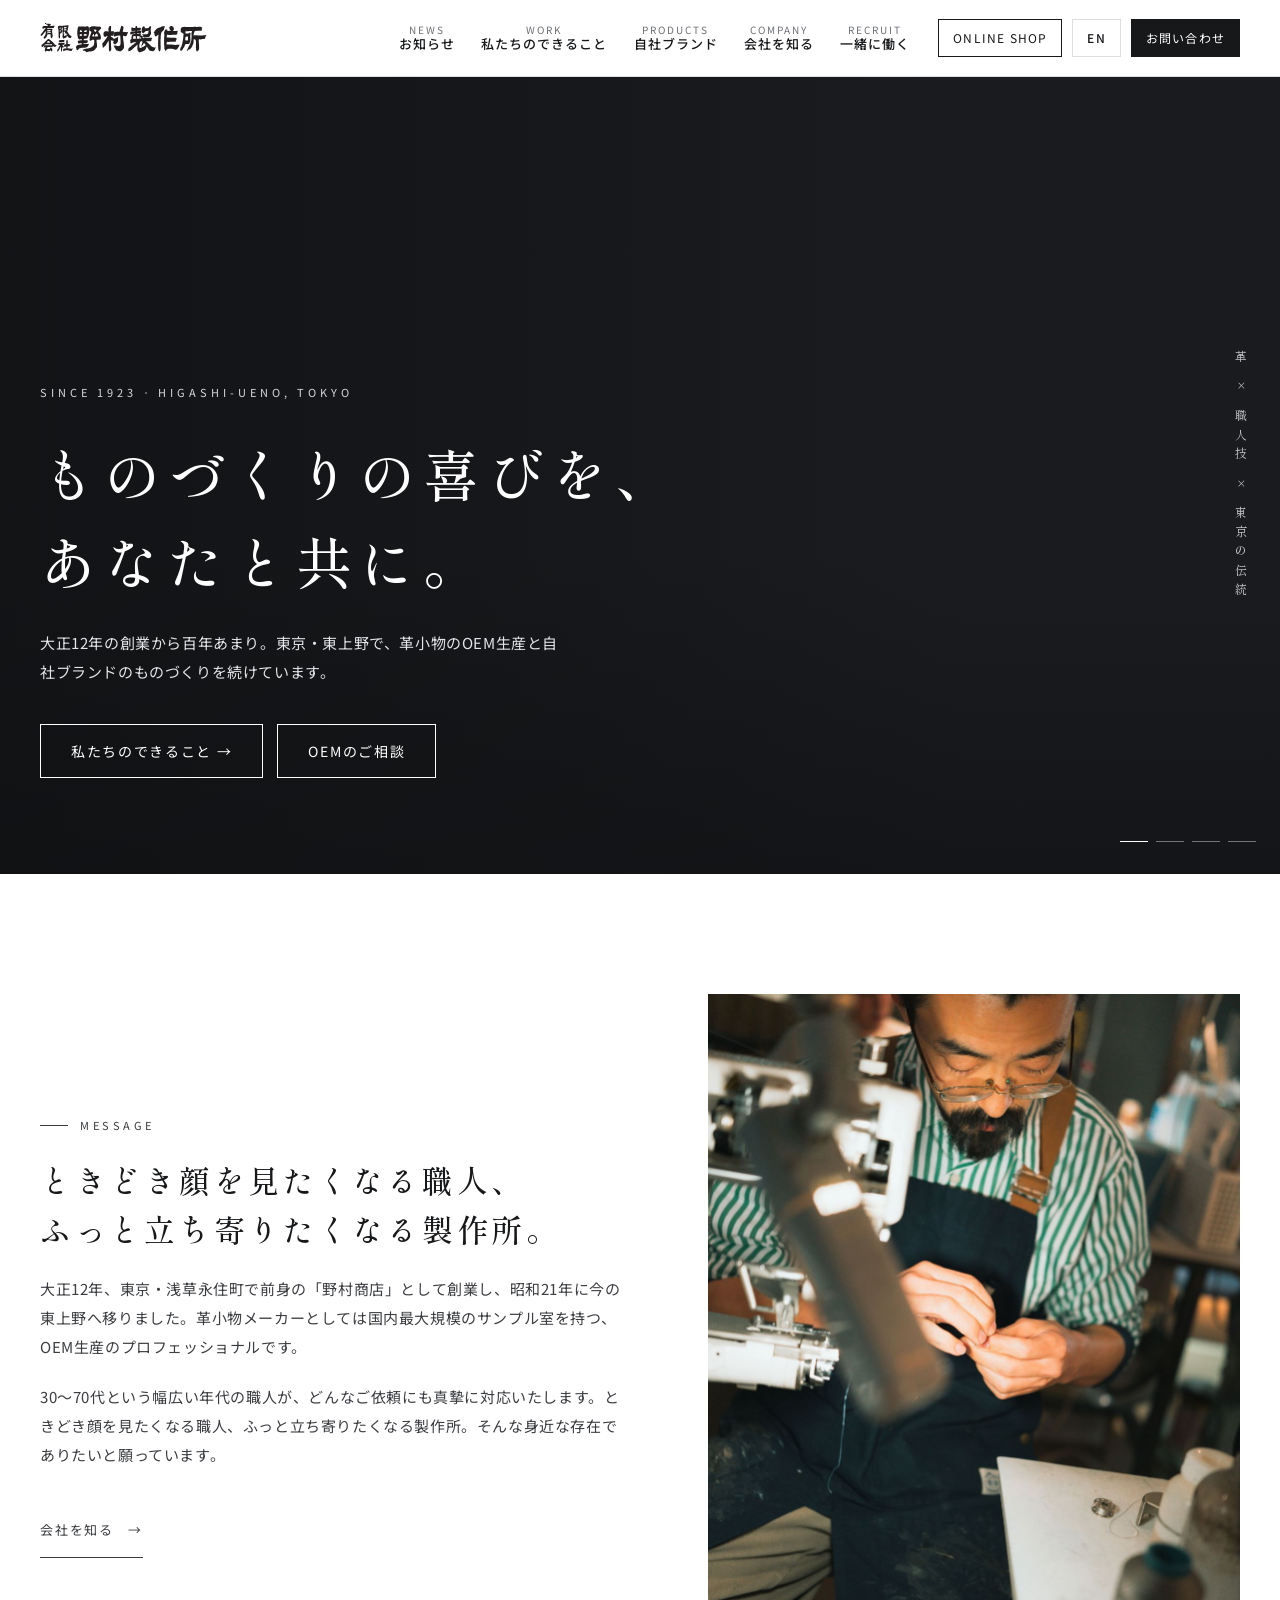
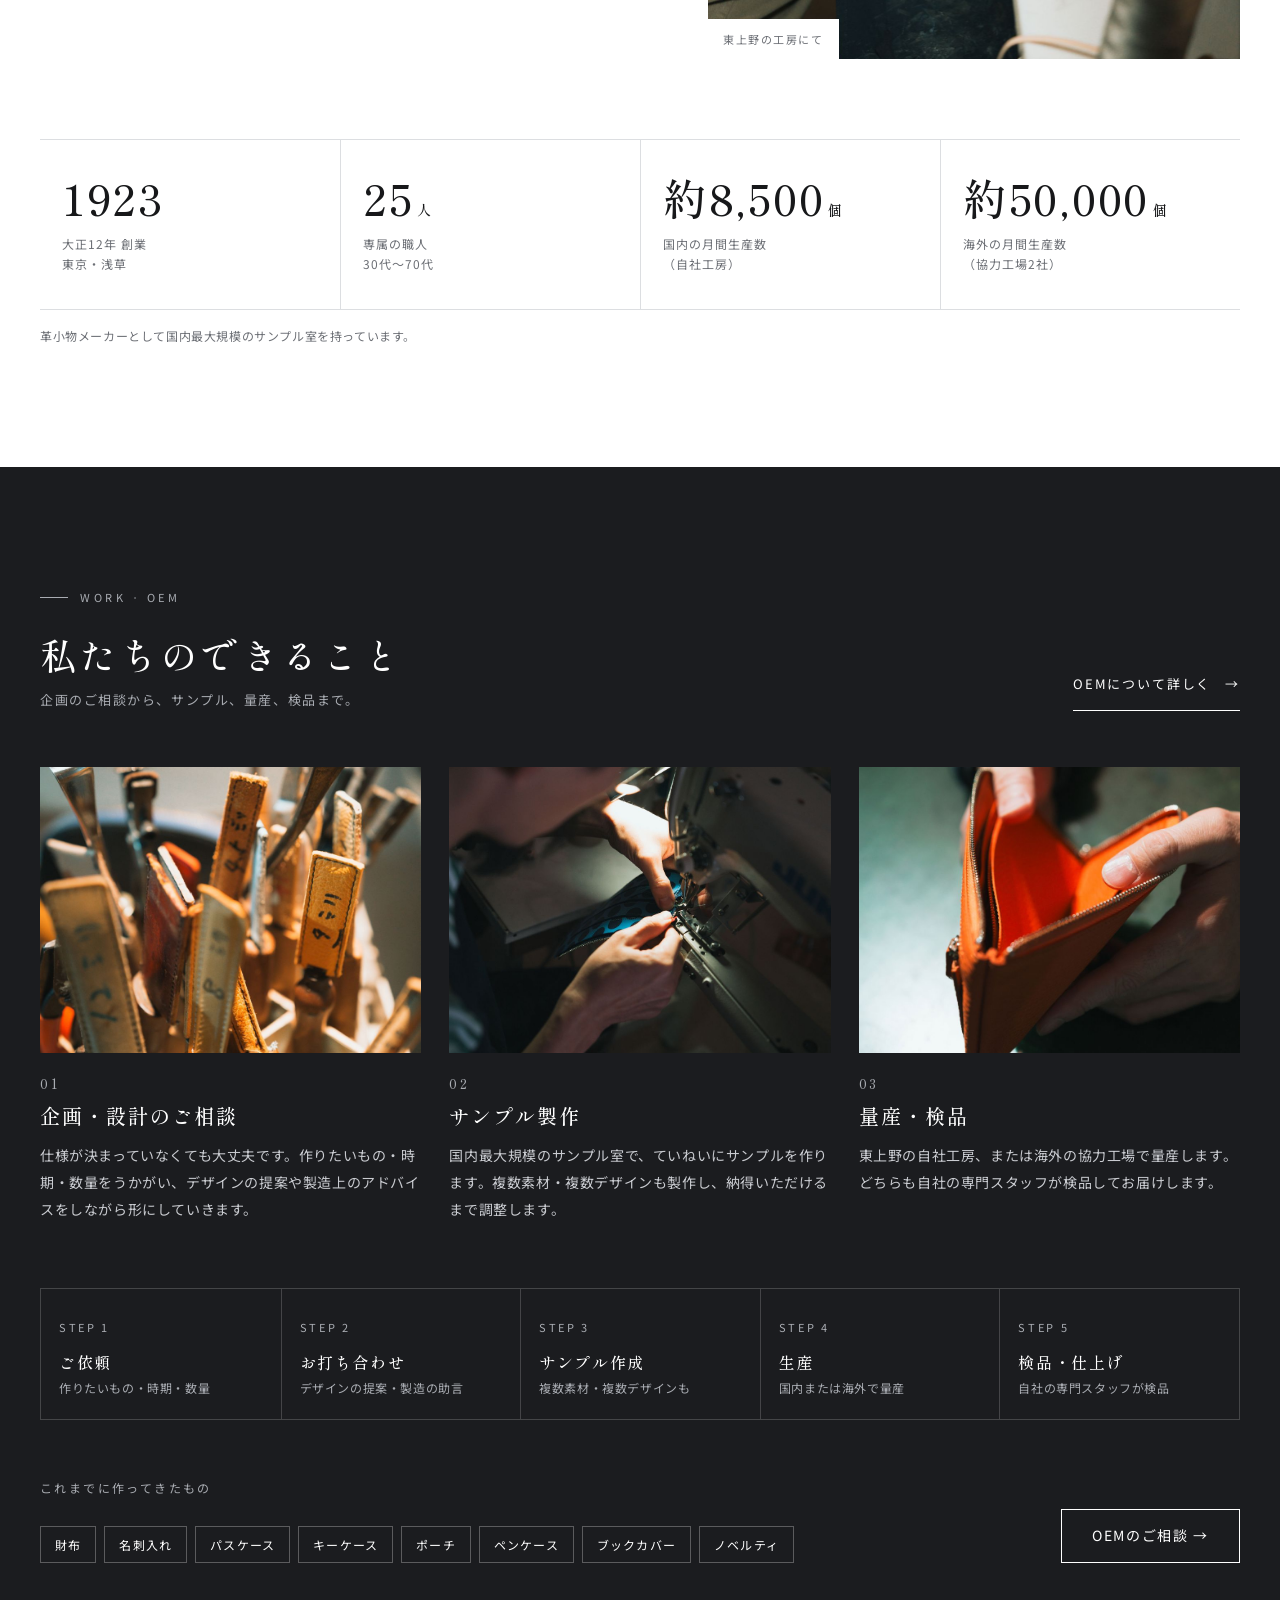
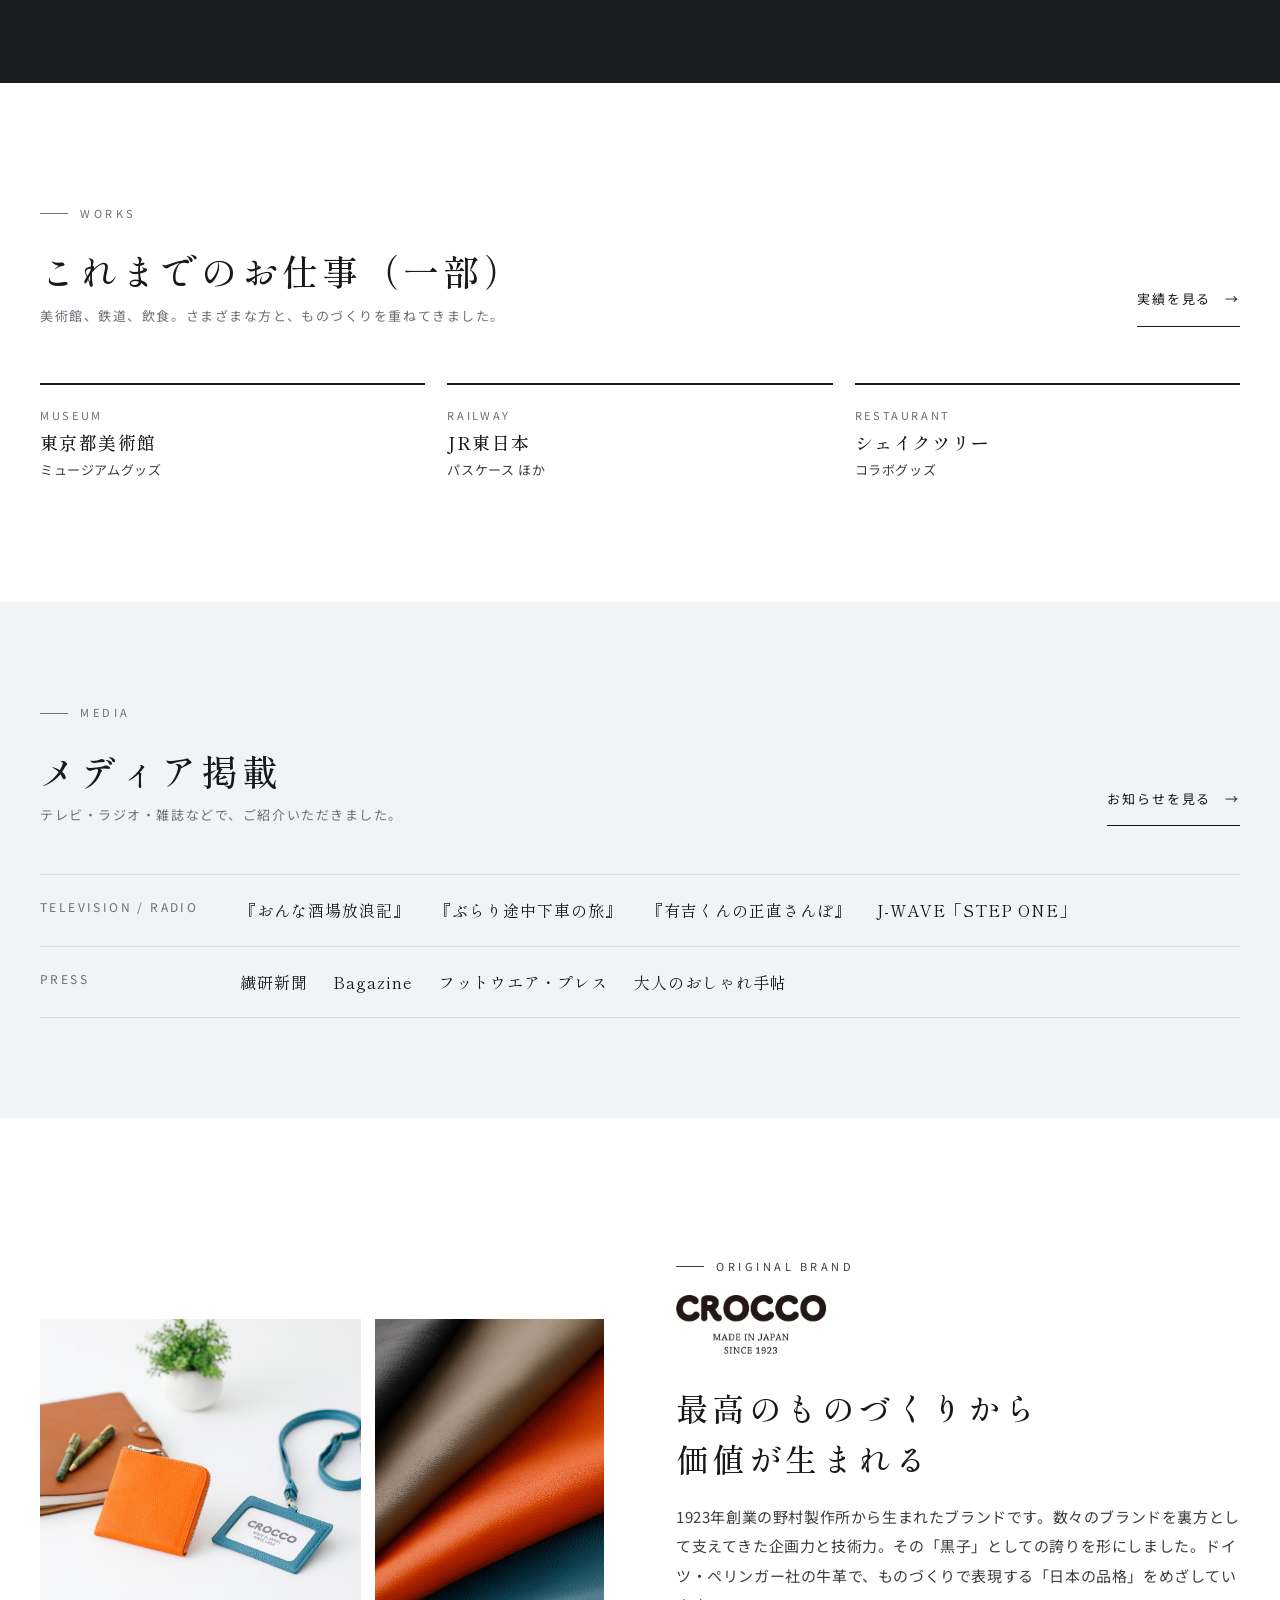
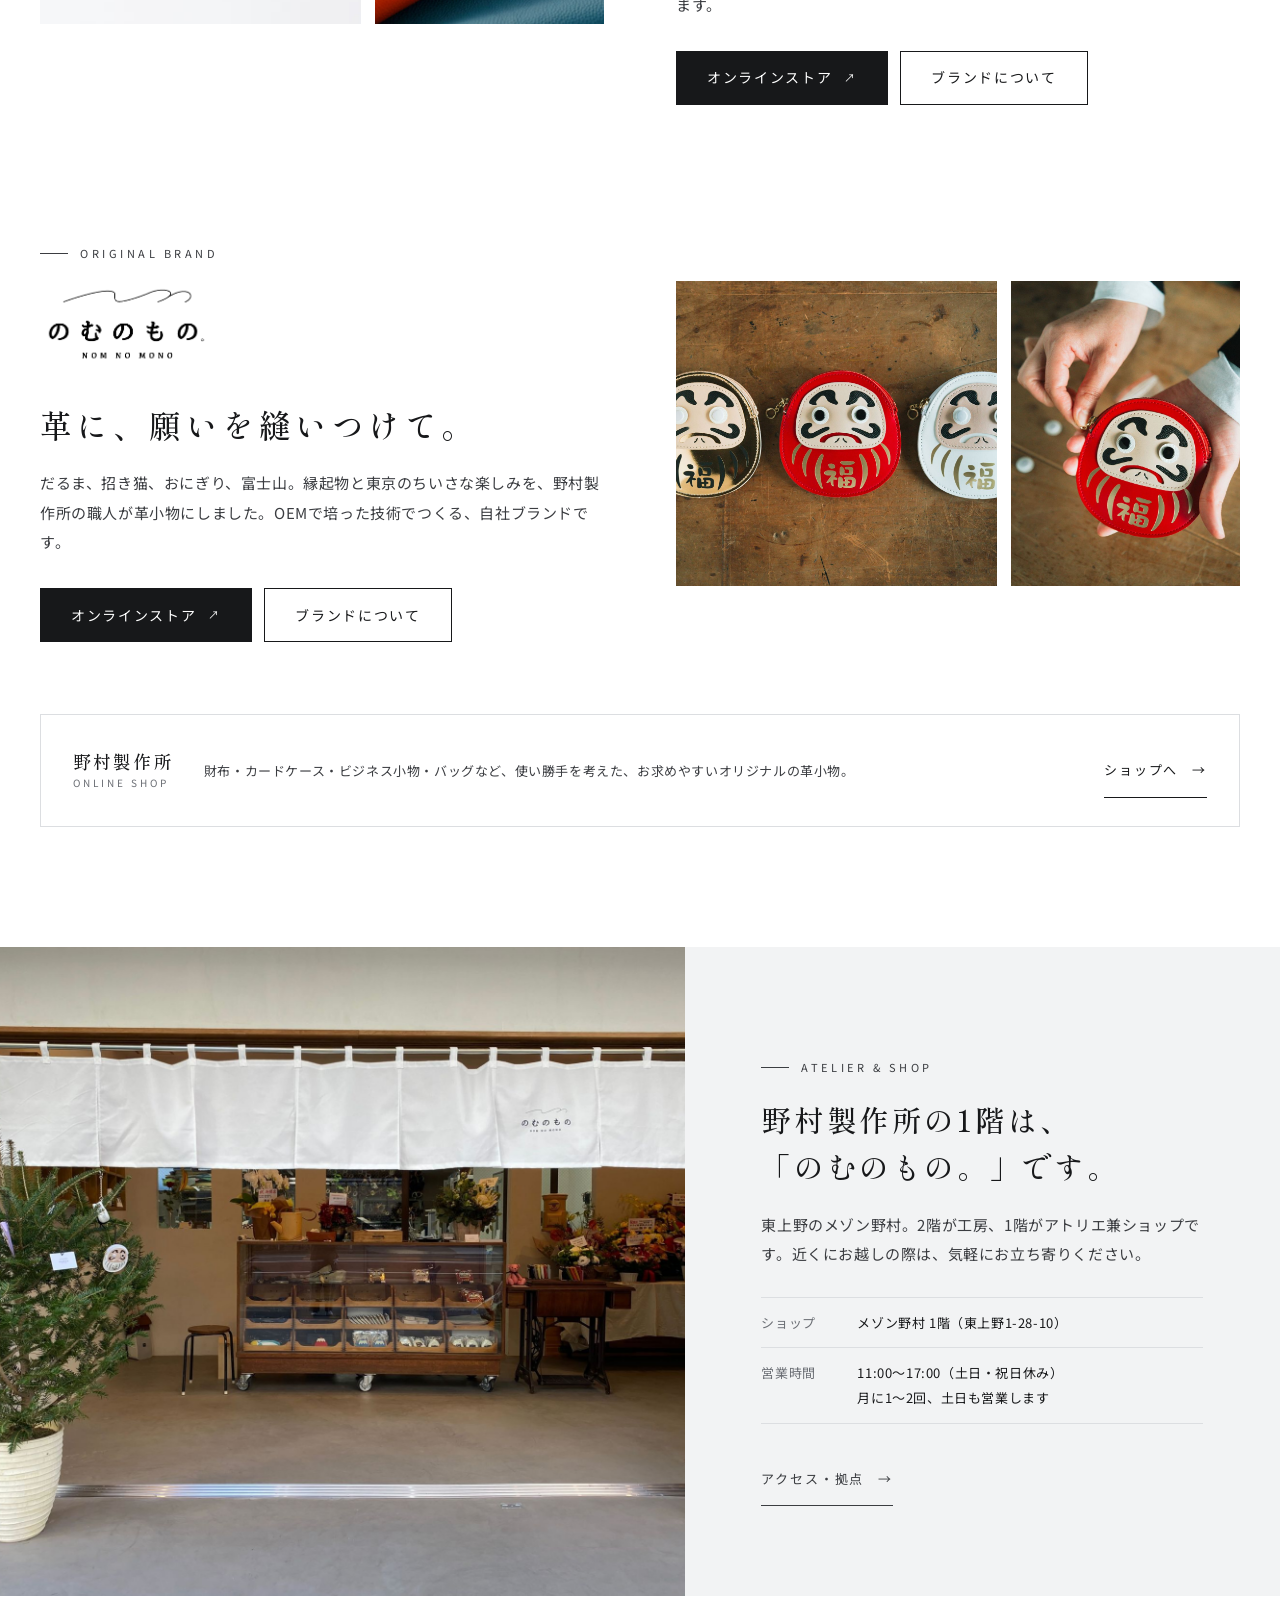
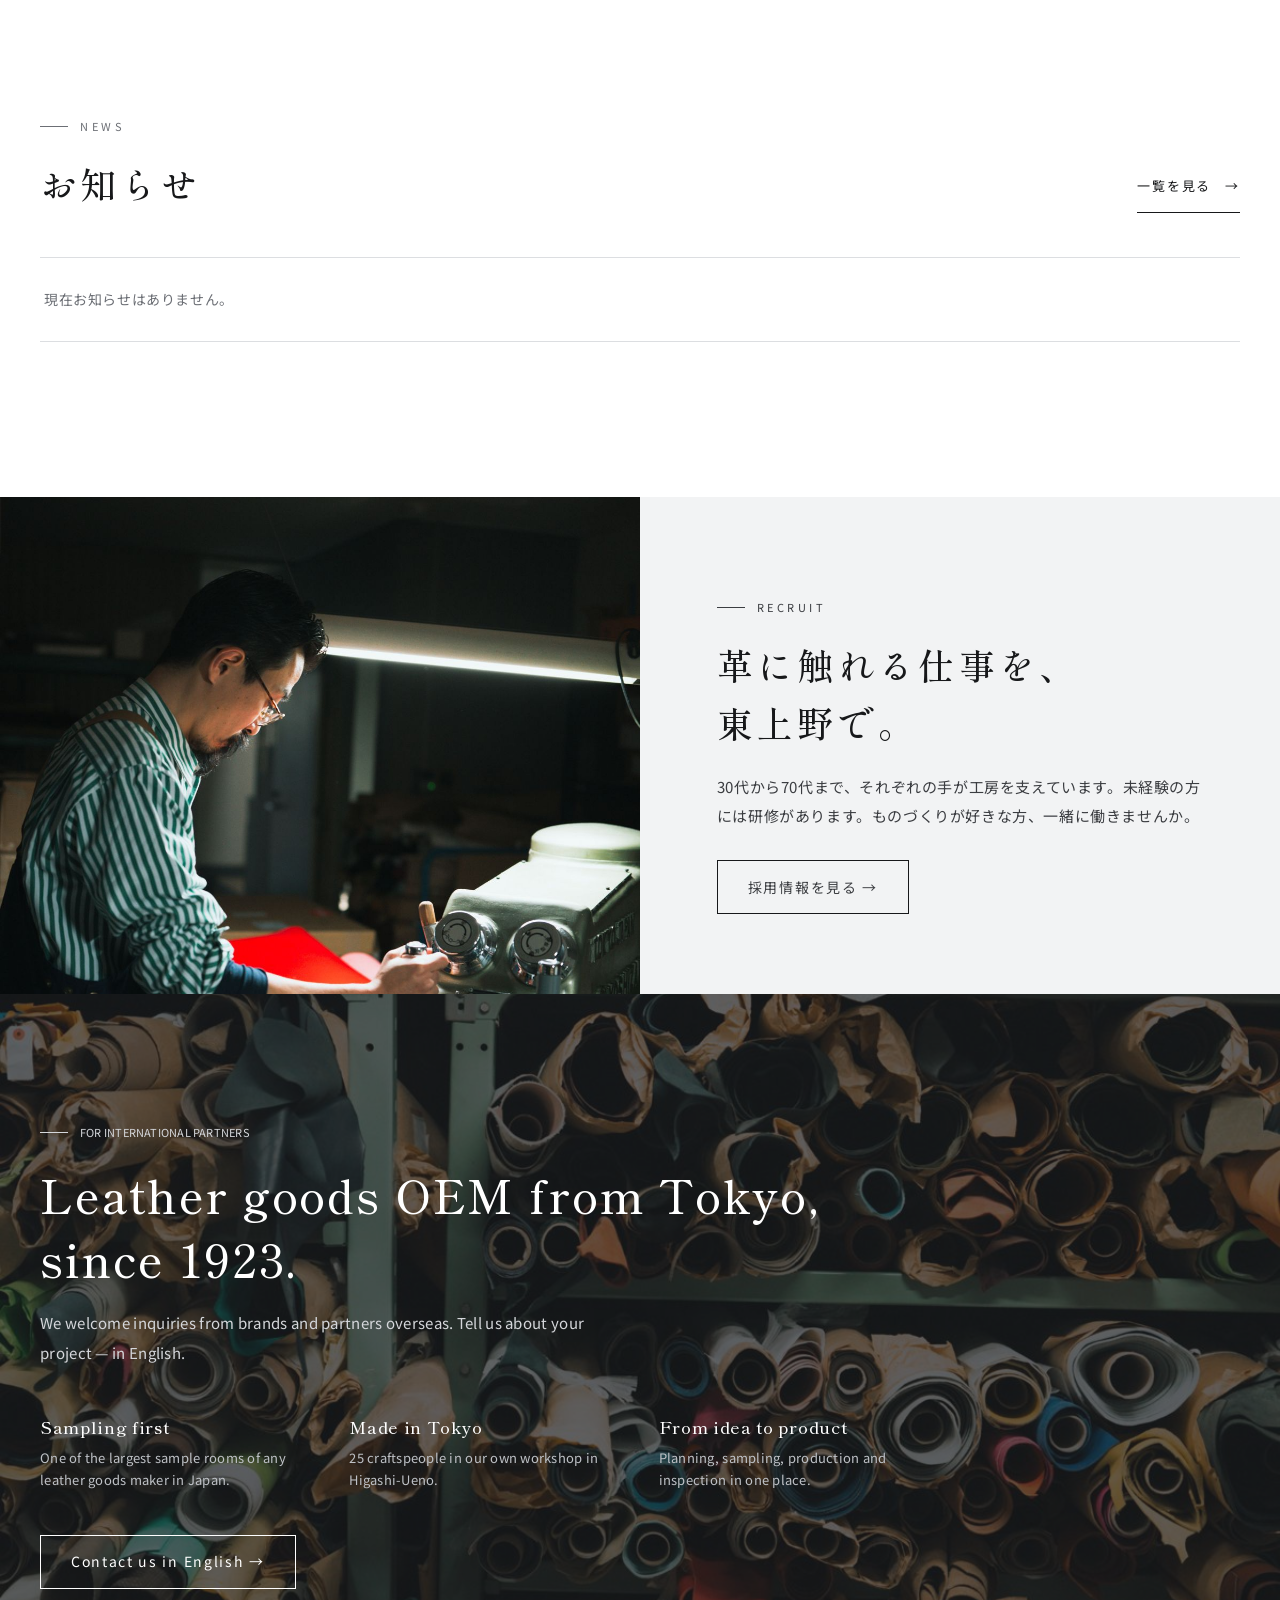
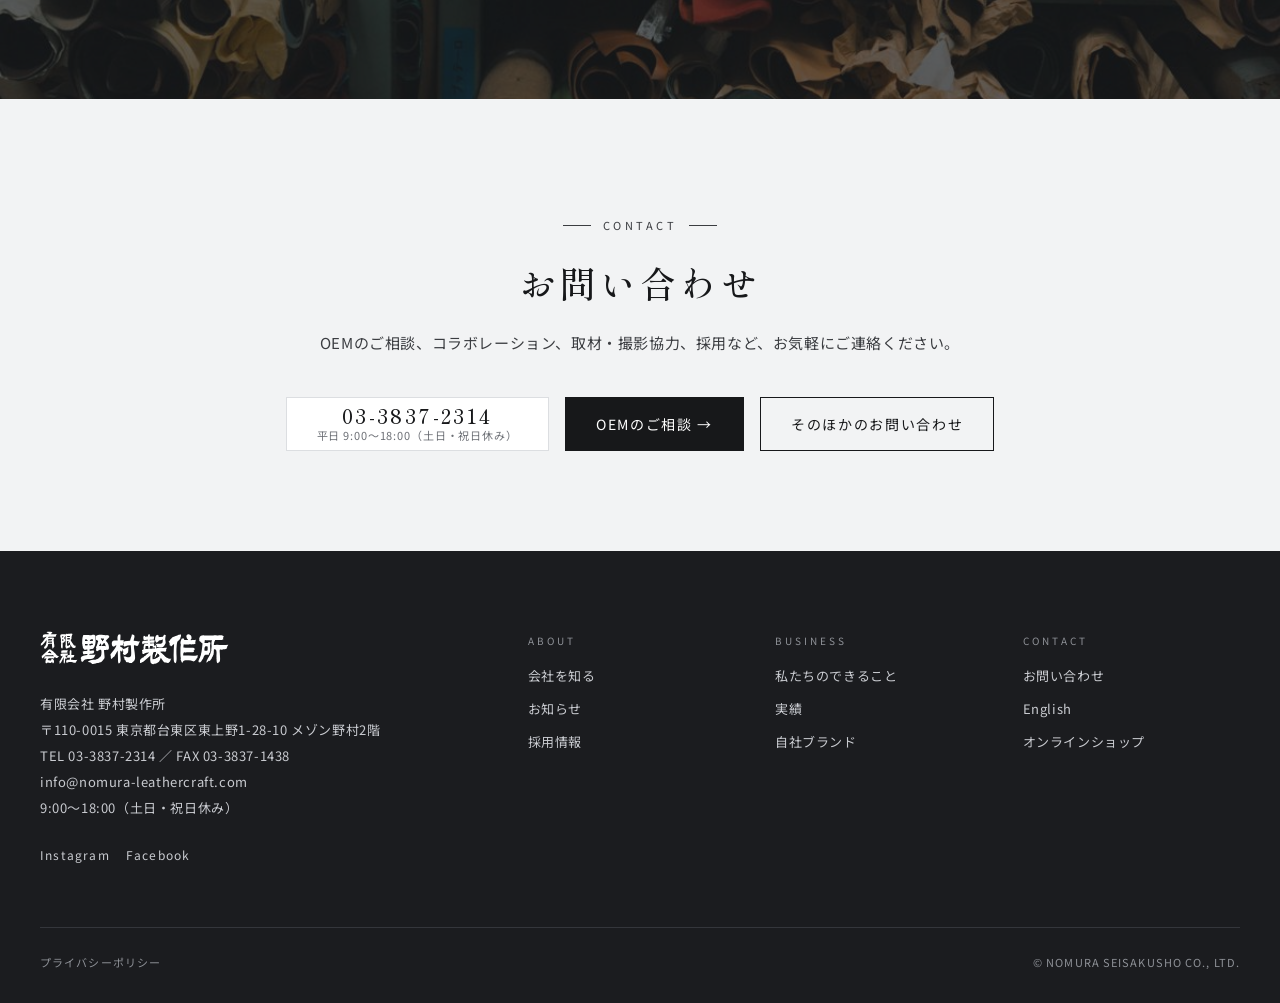
<file: index.html>
<!doctype html>
<html lang="ja"><head><meta charset="utf-8"><meta name="viewport" content="width=device-width,initial-scale=1">
<title>野村製作所｜東京・東上野の革小物OEMメーカー（大正12年創業）</title><link rel="canonical" href="https://www.nomura-leathercraft.com/"><meta property="og:type" content="website"><meta property="og:site_name" content="有限会社 野村製作所"><meta property="og:title" content="野村製作所｜東京・東上野の革小物OEMメーカー（大正12年創業）"><meta property="og:description" content="大正12年創業、東京・東上野の革小物メーカー。国内最大規模のサンプル室と専属職人25人で、財布・名刺入れ・パスケースなど革小物のOEM生産を企画から量産までお受けします。"><meta property="og:url" content="https://www.nomura-leathercraft.com/"><meta property="og:image" content="https://www.nomura-leathercraft.com/assets/og.jpg"><meta name="twitter:card" content="summary_large_image"><meta name="description" content="大正12年創業、東京・東上野の革小物メーカー。国内最大規模のサンプル室と専属職人25人で、財布・名刺入れ・パスケースなど革小物のOEM生産を企画から量産までお受けします。"><meta name="robots" content="noindex">
<link rel="preconnect" href="https://fonts.googleapis.com"><link rel="preconnect" href="https://fonts.gstatic.com" crossorigin>
<link href="https://fonts.googleapis.com/css2?family=Noto+Sans+JP:wght@400;500&family=Shippori+Mincho:wght@500;600&display=swap" rel="stylesheet">
<link rel="stylesheet" href="assets/site.css">
</head><body>
<header class="hd"><div class="wrap hd__in">
<a class="logo" href="index.html" aria-label="有限会社 野村製作所 トップへ"><img class="logo__wm" src="assets/nomura_logo.svg" alt="有限会社 野村製作所" width="167" height="30"></a>
<nav class="gnav" aria-label="メイン"><a href="news.html"><span>NEWS</span><b>お知らせ</b></a><a href="work.html"><span>WORK</span><b>私たちのできること</b></a><a href="products.html"><span>PRODUCTS</span><b>自社ブランド</b></a><a href="company.html"><span>COMPANY</span><b>会社を知る</b></a><a href="recruit.html"><span>RECRUIT</span><b>一緒に働く</b></a></nav>
<div class="hd__act"><a class="btn-shop" href="products.html#shops">ONLINE SHOP</a><a class="btn-en" href="en.html" lang="en">EN</a><a class="btn-ct" href="contact.html">お問い合わせ</a></div>
<button class="menu" aria-label="メニュー"><i></i><i></i><i></i></button>
</div></header>
<nav class="spnav" aria-label="メニュー"><a href="index.html">トップ<span>TOP</span></a><a href="news.html">お知らせ<span>NEWS</span></a><a href="work.html">私たちのできること<span>WORK</span></a><a href="products.html">自社ブランド<span>PRODUCTS</span></a><a href="company.html">会社を知る<span>COMPANY</span></a><a href="recruit.html">一緒に働く<span>RECRUIT</span></a><a href="works.html">実績<span>WORKS</span></a><a href="contact.html">お問い合わせ<span>CONTACT</span></a><div class="sp-btns"><a class="fill" href="contact.html?type=oem">OEMのご相談</a><a href="products.html#shops">ONLINE SHOP（3つのストア）</a><a href="en.html" lang="en">English / For international partners</a></div></nav>
<main>

<section class="hero" aria-label="メインビジュアル">
<div class="hero__sl">
<img src="assets/hands_cut.jpg" alt="革を裁断する職人の手元" style="object-position:50% 45%">
<img src="assets/hero_tools.jpg" alt="木の柄の刃物や目打ちが立ち並ぶ道具立て" style="object-position:50% 38%">
<img src="assets/leather_shelf.jpg" alt="工房の棚に並ぶ色とりどりの革" style="object-position:50% 40%">
<img src="assets/mini_sewing.jpg" alt="工房の小さなミシン" style="object-position:50% 50%">
</div>
<div class="hero__tx"><div class="wrap">
<p class="hero__ey">SINCE 1923 · HIGASHI-UENO, TOKYO</p>
<h1>ものづくりの喜びを、<br>あなたと共に。</h1>
<p class="sub">大正12年の創業から百年あまり。東京・東上野で、革小物のOEM生産と自社ブランドのものづくりを続けています。</p>
<div class="hero__btns"><a class="btn btn--white" href="work.html">私たちのできること →</a><a class="btn btn--white" href="contact.html?type=oem">OEMのご相談</a></div>
</div></div>
<p class="hero__vert">革 × 職人技 × 東京の伝統</p>
<div class="hero__dots" aria-hidden="true"><i></i><i></i><i></i><i></i></div>
</section>

<section class="sec"><div class="wrap">
<div class="msg"><div class="msg__tx">
<p class="lbl">Message</p>
<h2 class="h2"><span class="nb">ときどき顔を見たくなる職人、</span><br><span class="nb">ふっと立ち寄りたくなる製作所。</span></h2>
<p>大正12年、東京・浅草永住町で前身の「野村商店」として創業し、昭和21年に今の東上野へ移りました。革小物メーカーとしては国内最大規模のサンプル室を持つ、OEM生産のプロフェッショナルです。</p>
<p>30〜70代という幅広い年代の職人が、どんなご依頼にも真摯に対応いたします。ときどき顔を見たくなる職人、ふっと立ち寄りたくなる製作所。そんな身近な存在でありたいと願っています。</p>
<p style="margin-top:34px"><a class="more" href="company.html">会社を知る</a></p>
</div>
<figure class="msg__ph"><img src="assets/craftsman_stitch.jpg" alt="ミシンの前で糸を整える職人"><figcaption>東上野の工房にて</figcaption></figure></div>
<ul class="num">
<li><b>1923</b><span>大正12年 創業<br>東京・浅草</span></li>
<li><b>25<small>人</small></b><span>専属の職人<br>30代〜70代</span></li>
<li><b>約8,500<small>個</small></b><span>国内の月間生産数<br>（自社工房）</span></li>
<li><b>約50,000<small>個</small></b><span>海外の月間生産数<br>（協力工場2社）</span></li>
</ul>
<p class="num-note">革小物メーカーとして国内最大規模のサンプル室を持っています。</p>
</div></section>

<section class="sec sec--dark" id="work"><div class="wrap">
<div class="head-row"><div><p class="lbl">Work · OEM</p><h2 class="h2">私たちのできること<small>企画のご相談から、サンプル、量産、検品まで。</small></h2></div>
<a class="more" href="work.html">OEMについて詳しく</a></div>
<div class="cards3">
<article class="card3"><figure><img src="assets/tools.jpg" alt="使い込まれた革包丁などの道具" style="object-position:50% 40%"></figure><p class="no">01</p><h3>企画・設計のご相談</h3><p>仕様が決まっていなくても大丈夫です。作りたいもの・時期・数量をうかがい、デザインの提案や製造上のアドバイスをしながら形にしていきます。</p></article>
<article class="card3"><figure><img src="assets/sewing_hands.jpg" alt="ミシンで縫う職人の手元" style="object-position:50% 50%"></figure><p class="no">02</p><h3>サンプル製作</h3><p>国内最大規模のサンプル室で、ていねいにサンプルを作ります。複数素材・複数デザインも製作し、納得いただけるまで調整します。</p></article>
<article class="card3"><figure><img src="assets/wallet.jpg" alt="仕上がった革の財布" style="object-position:50% 45%"></figure><p class="no">03</p><h3>量産・検品</h3><p>東上野の自社工房、または海外の協力工場で量産します。どちらも自社の専門スタッフが検品してお届けします。</p></article>
</div>
<ol class="steps"><li><em>STEP 1</em><b>ご依頼</b><span>作りたいもの・時期・数量</span></li><li><em>STEP 2</em><b>お打ち合わせ</b><span>デザインの提案・製造の助言</span></li><li><em>STEP 3</em><b>サンプル作成</b><span>複数素材・複数デザインも</span></li><li><em>STEP 4</em><b>生産</b><span>国内または海外で量産</span></li><li><em>STEP 5</em><b>検品・仕上げ</b><span>自社の専門スタッフが検品</span></li></ol>
<div class="work-foot"><div><h4>これまでに作ってきたもの</h4><ul class="tags"><li>財布</li><li>名刺入れ</li><li>パスケース</li><li>キーケース</li><li>ポーチ</li><li>ペンケース</li><li>ブックカバー</li><li>ノベルティ</li></ul></div><a class="btn btn--white" href="contact.html?type=oem">OEMのご相談 →</a></div>
</div></section>

<section class="sec"><div class="wrap">
<div class="head-row"><div><p class="lbl">Works</p><h2 class="h2">これまでのお仕事（一部）<small>美術館、鉄道、飲食。さまざまな方と、ものづくりを重ねてきました。</small></h2></div>
<a class="more" href="works.html">実績を見る</a></div>
<ul class="works"><li><p class="cat">MUSEUM</p><h3>東京都美術館</h3><p>ミュージアムグッズ</p></li><li><p class="cat">RAILWAY</p><h3>JR東日本</h3><p>パスケース ほか</p></li><li><p class="cat">RESTAURANT</p><h3>シェイクツリー</h3><p>コラボグッズ</p></li></ul>
</div></section>

<section class="sec sec--gray" style="padding-top:100px;padding-bottom:100px"><div class="wrap">
<div class="head-row"><div><p class="lbl">Media</p><h2 class="h2">メディア掲載<small>テレビ・ラジオ・雑誌などで、ご紹介いただきました。</small></h2></div><a class="more" href="news.html">お知らせを見る</a></div>
<dl class="media">
<dt>TELEVISION / RADIO</dt><dd><span>『おんな酒場放浪記』</span><span>『ぶらり途中下車の旅』</span><span>『有吉くんの正直さんぽ』</span><span>J-WAVE「STEP ONE」</span></dd>
<dt>PRESS</dt><dd><span>繊研新聞</span><span>Bagazine</span><span>フットウエア・プレス</span><span>大人のおしゃれ手帖</span></dd>
</dl>
</div></section>

<section class="sec"><div class="wrap">
<div class="prod" id="top-crocco">
<div class="prod__ph"><img src="assets/crocco_life.jpg" alt="CROCCOの革小物" style="object-position:45% 50%"><img src="assets/crocco_leather.jpg" alt="ペリンガー社の牛革"></div>
<div><p class="lbl">Original Brand</p><img class="prod__logo" src="assets/crocco_logo.png" alt="CROCCO" style="width:150px">
<h3>最高のものづくりから<br>価値が生まれる</h3>
<p>1923年創業の野村製作所から生まれたブランドです。数々のブランドを裏方として支えてきた企画力と技術力。その「黒子」としての誇りを形にしました。ドイツ・ペリンガー社の牛革で、ものづくりで表現する「日本の品格」をめざしています。</p>
<div class="btns"><a class="btn btn--fill" href="https://crocco.nomura-leathercraft.com/" target="_blank" rel="noopener">オンラインストア <span class="ext">↗</span></a><a class="btn btn--line" href="products.html#crocco">ブランドについて</a></div></div>
</div>
<div class="prod prod--rev">
<div class="prod__ph"><img src="assets/daruma3.jpg" alt="だるまのコインケース3色" style="object-position:50% 50%"><img src="assets/daruma_hand.jpg" alt="だるまのコインケースを手に取る"></div>
<div><p class="lbl">Original Brand</p><img class="prod__logo" src="assets/nomunomono_logo_bk.png" alt="のむのもの。">
<h3>革に、願いを縫いつけて。</h3>
<p>だるま、招き猫、おにぎり、富士山。縁起物と東京のちいさな楽しみを、野村製作所の職人が革小物にしました。OEMで培った技術でつくる、自社ブランドです。</p>
<div class="btns"><a class="btn btn--fill" href="https://nomnomono.com/" target="_blank" rel="noopener">オンラインストア <span class="ext">↗</span></a><a class="btn btn--line" href="products.html">ブランドについて</a></div></div>
</div>
<div class="sub-brand"><b style="font-size:18px;letter-spacing:.12em">野村製作所<br><small style="font:400 10px/1 var(--sans);letter-spacing:.3em;color:var(--mute)">ONLINE SHOP</small></b><p>財布・カードケース・ビジネス小物・バッグなど、使い勝手を考えた、お求めやすいオリジナルの革小物。</p><a class="more" href="https://nomura.handcrafted.jp/" target="_blank" rel="noopener">ショップへ</a></div></a>
</div>
</div></section>

<section class="split">
<div class="split__ph"><img src="assets/shop_nomunomono.jpg" alt="アトリエ兼ショップ「のむのもの。」の店先" style="object-position:50% 45%"></div>
<div class="split__tx"><p class="lbl">Atelier &amp; Shop</p><h2 class="h2" style="font-size:clamp(22px,2.3vw,30px)">野村製作所の1階は、<br><span style="white-space:nowrap">「のむのもの。」です。</span></h2>
<p>東上野のメゾン野村。2階が工房、1階がアトリエ兼ショップです。近くにお越しの際は、気軽にお立ち寄りください。</p>
<dl class="info"><div><dt>ショップ</dt><dd>メゾン野村 1階（東上野1-28-10）</dd></div><div><dt>営業時間</dt><dd>11:00〜17:00（土日・祝日休み）<br>月に1〜2回、土日も営業します</dd></div></dl>
<p style="margin-top:28px"><a class="more" href="company.html#bases">アクセス・拠点</a></p></div>
</section>

<section class="sec"><div class="wrap">
<div class="head-row"><div><p class="lbl">News</p><h2 class="h2">お知らせ</h2></div><a class="more" href="news.html">一覧を見る</a></div>
<div class="cms-news" data-limit="3" aria-live="polite"></div><noscript><p class="cms-empty">お知らせは JavaScript を有効にしてご覧ください。</p></noscript>
</div></section>

<script src="assets/news.js" defer></script>
<section class="rec sec--gray">
<div class="rec__ph"><img src="assets/craftsman_red.jpg" alt="赤い革を機械にかける職人" style="object-position:50% 30%"></div>
<div class="rec__tx"><p class="lbl">Recruit</p><h2 class="h2">革に触れる仕事を、<br>東上野で。</h2>
<p>30代から70代まで、それぞれの手が工房を支えています。未経験の方には研修があります。ものづくりが好きな方、一緒に働きませんか。</p>
<p style="margin-top:30px"><a class="btn btn--line" href="recruit.html">採用情報を見る →</a></p></div>
</section>

<section class="enb" lang="en"><img src="assets/leather_shelf.jpg" alt="">
<div class="wrap"><p class="lbl">For international partners</p>
<h2>Leather goods OEM from Tokyo,<br>since 1923.</h2>
<p>We welcome inquiries from brands and partners overseas. Tell us about your project — in English.</p>
<ul><li><b>Sampling first</b><span>One of the largest sample rooms of any leather goods maker in Japan.</span></li>
<li><b>Made in Tokyo</b><span>25 craftspeople in our own workshop in Higashi-Ueno.</span></li>
<li><b>From idea to product</b><span>Planning, sampling, production and inspection in one place.</span></li></ul>
<a class="btn btn--white" href="en.html">Contact us in English →</a></div></section>
<section class="ctb"><div class="wrap">
<p class="lbl">Contact</p><h2 class="h2">お問い合わせ</h2>
<p>OEMのご相談、コラボレーション、取材・撮影協力、採用など、お気軽にご連絡ください。</p>
<div class="ctb__row"><a class="tel" href="tel:0338372314"><b>03-3837-2314</b><small>平日 9:00〜18:00（土日・祝日休み）</small></a><a class="btn btn--fill" href="contact.html?type=oem">OEMのご相談 →</a><a class="btn btn--line" href="contact.html">そのほかのお問い合わせ</a></div>
</div></section>
</main>
<footer class="ft"><div class="wrap">
<div class="ft__top"><div>
<a class="logo" href="index.html" aria-label="有限会社 野村製作所 トップへ"><img class="logo__wm" src="assets/nomura_logo_wh.svg" alt="有限会社 野村製作所" width="189" height="34"></a>
<address>有限会社 野村製作所 <br>〒110-0015 東京都台東区東上野1-28-10 メゾン野村2階<br>TEL 03-3837-2314 ／ FAX 03-3837-1438<br><a href="mailto:info@nomura-leathercraft.com">info@nomura-leathercraft.com</a><br>9:00〜18:00（土日・祝日休み）</address>
<div class="ft__sns"><a href="https://www.instagram.com/nomuraseisakusho_official/" target="_blank" rel="noopener">Instagram</a><a href="https://www.facebook.com/nomuraseisakusho/" target="_blank" rel="noopener">Facebook</a></div>
</div>
<div class="ft__nav">
<div><h4>ABOUT</h4><a href="company.html">会社を知る</a><a href="news.html">お知らせ</a><a href="recruit.html">採用情報</a></div>
<div><h4>BUSINESS</h4><a href="work.html">私たちのできること</a><a href="works.html">実績</a><a href="products.html">自社ブランド</a></div>
<div><h4>CONTACT</h4><a href="contact.html">お問い合わせ</a><a href="en.html" lang="en">English</a><a href="products.html#shops">オンラインショップ</a></div>
</div></div>
<div class="ft__bt"><span><a href="privacy.html">プライバシーポリシー</a></span><span>© NOMURA SEISAKUSHO CO., LTD.</span></div>
</div></footer>
<script>
(function(){var q=location.search;if(q.indexOf('check')>-1)document.body.classList.add('check');if(q.indexOf('static')>-1)document.body.classList.add('static');
var m=document.querySelector('.menu');if(m)m.addEventListener('click',function(){document.body.classList.toggle('menu-open')});
document.querySelectorAll('.spnav a').forEach(function(a){a.addEventListener('click',function(){document.body.classList.remove('menu-open')})});
document.querySelectorAll('a[href="#"]').forEach(function(a){a.addEventListener('click',function(e){e.preventDefault()})});})();
</script>
</body></html>
</file>
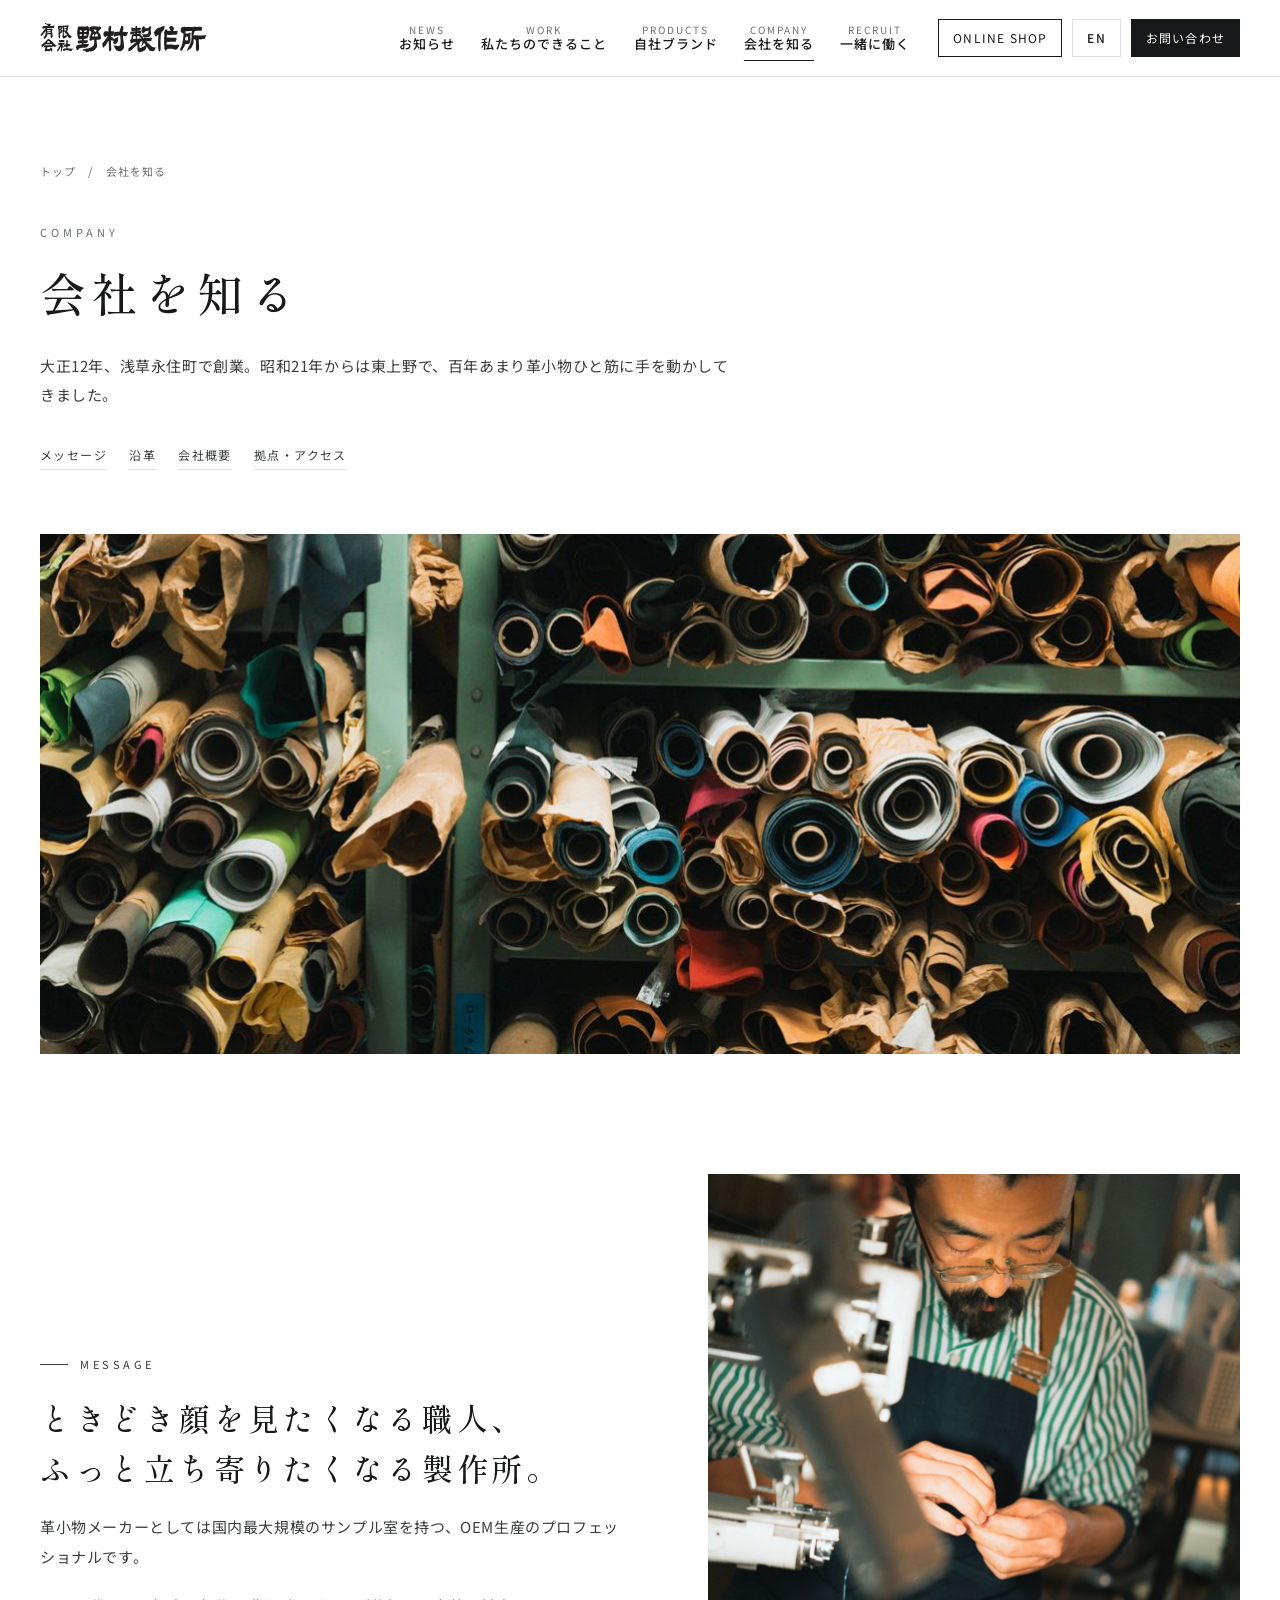
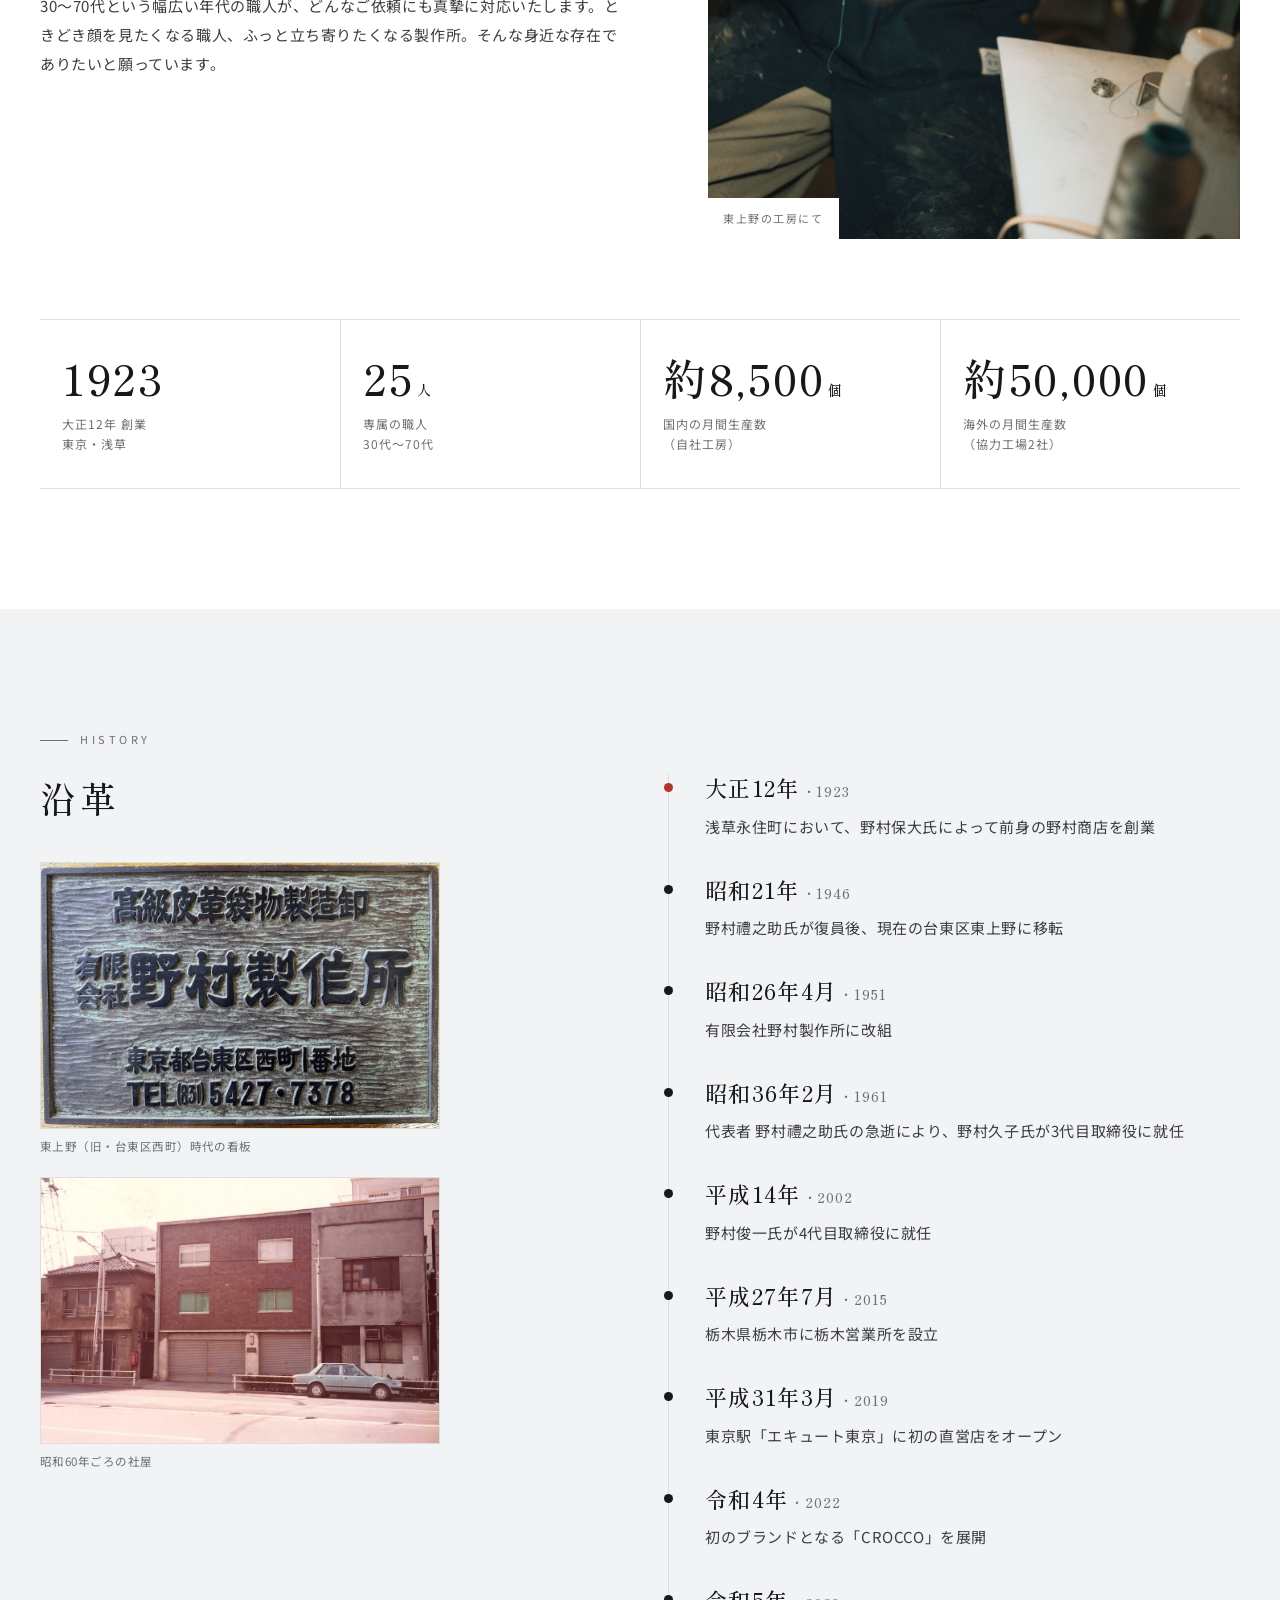
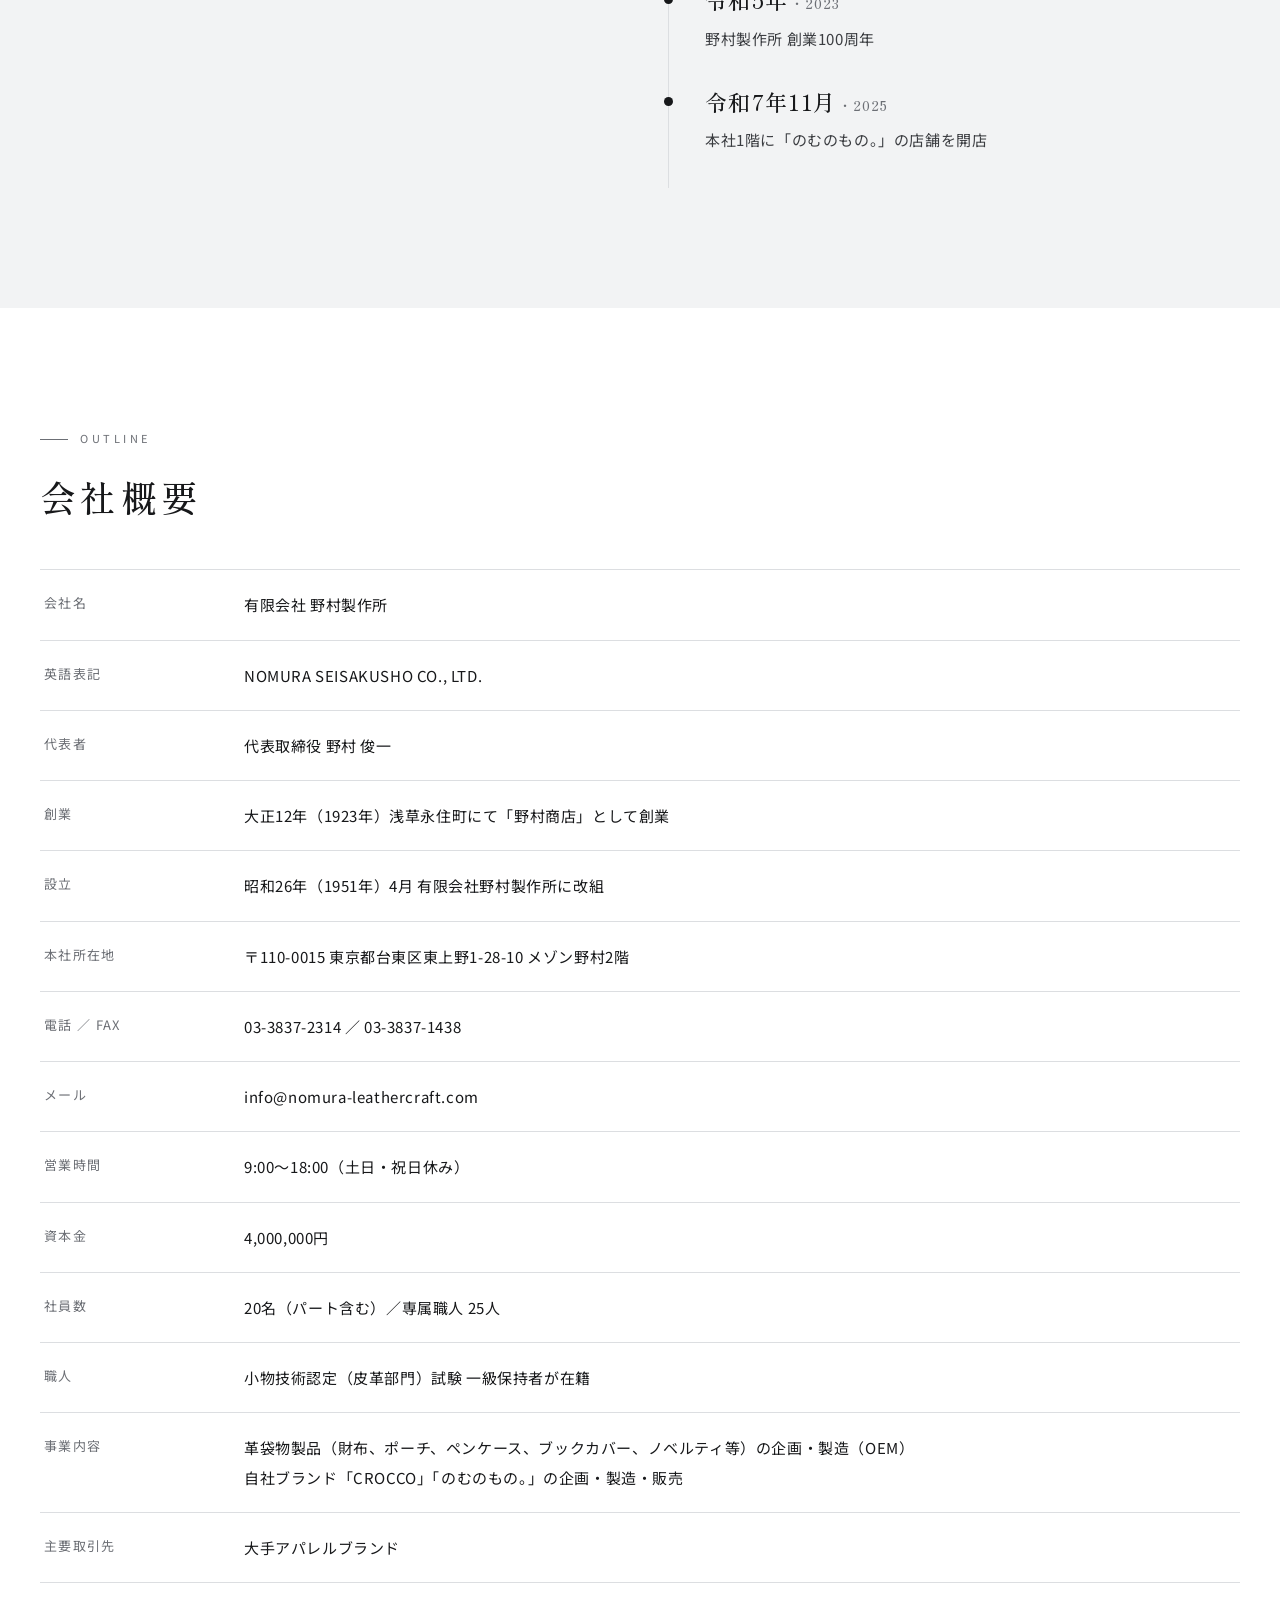
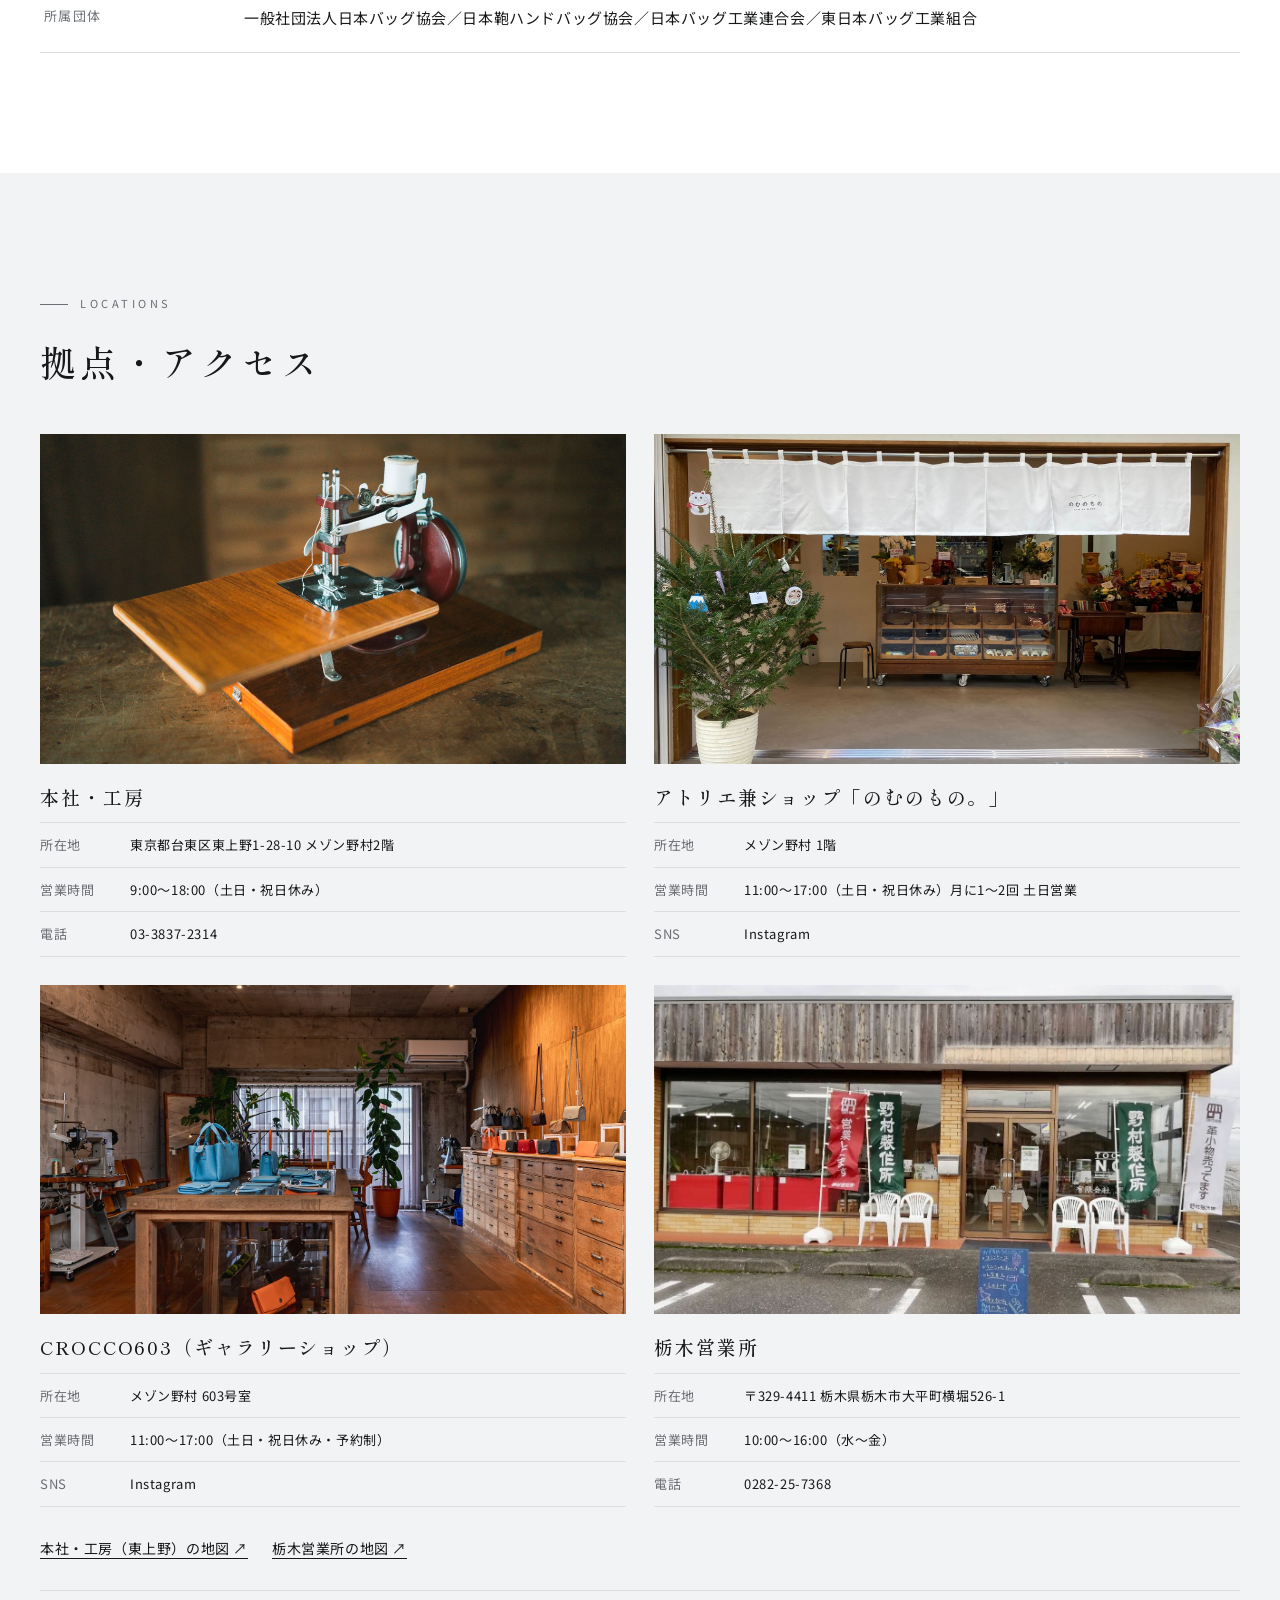
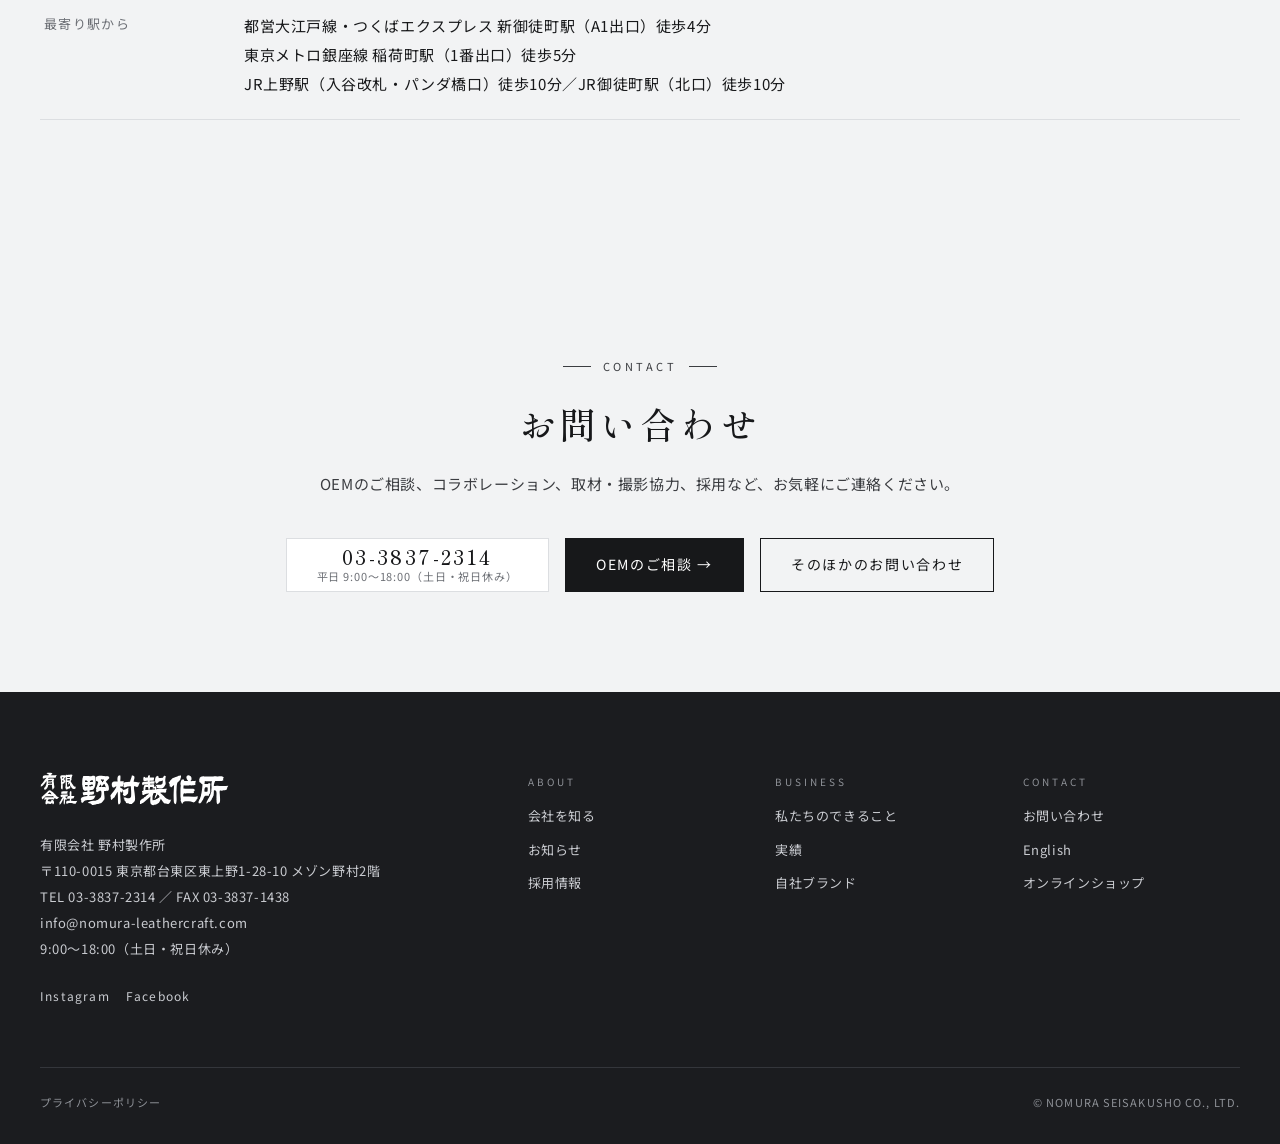
<file: company.html>
<!doctype html>
<html lang="ja"><head><meta charset="utf-8"><meta name="viewport" content="width=device-width,initial-scale=1">
<title>会社を知る｜野村製作所</title><link rel="canonical" href="https://www.nomura-leathercraft.com/company.html"><meta property="og:type" content="website"><meta property="og:site_name" content="有限会社 野村製作所"><meta property="og:title" content="会社を知る｜野村製作所"><meta property="og:description" content="有限会社 野村製作所の会社概要。大正12年創業、東京・東上野の革小物メーカー。拠点・アクセス・沿革。"><meta property="og:url" content="https://www.nomura-leathercraft.com/company.html"><meta property="og:image" content="https://www.nomura-leathercraft.com/assets/og.jpg"><meta name="twitter:card" content="summary_large_image"><meta name="description" content="有限会社 野村製作所の会社概要。大正12年創業、東京・東上野の革小物メーカー。拠点・アクセス・沿革。"><meta name="robots" content="noindex">
<link rel="preconnect" href="https://fonts.googleapis.com"><link rel="preconnect" href="https://fonts.gstatic.com" crossorigin>
<link href="https://fonts.googleapis.com/css2?family=Noto+Sans+JP:wght@400;500&family=Shippori+Mincho:wght@500;600&display=swap" rel="stylesheet">
<link rel="stylesheet" href="assets/site.css">
</head><body>
<header class="hd"><div class="wrap hd__in">
<a class="logo" href="index.html" aria-label="有限会社 野村製作所 トップへ"><img class="logo__wm" src="assets/nomura_logo.svg" alt="有限会社 野村製作所" width="167" height="30"></a>
<nav class="gnav" aria-label="メイン"><a href="news.html"><span>NEWS</span><b>お知らせ</b></a><a href="work.html"><span>WORK</span><b>私たちのできること</b></a><a href="products.html"><span>PRODUCTS</span><b>自社ブランド</b></a><a href="company.html" class="is-cur"><span>COMPANY</span><b>会社を知る</b></a><a href="recruit.html"><span>RECRUIT</span><b>一緒に働く</b></a></nav>
<div class="hd__act"><a class="btn-shop" href="products.html#shops">ONLINE SHOP</a><a class="btn-en" href="en.html" lang="en">EN</a><a class="btn-ct" href="contact.html">お問い合わせ</a></div>
<button class="menu" aria-label="メニュー"><i></i><i></i><i></i></button>
</div></header>
<nav class="spnav" aria-label="メニュー"><a href="index.html">トップ<span>TOP</span></a><a href="news.html">お知らせ<span>NEWS</span></a><a href="work.html">私たちのできること<span>WORK</span></a><a href="products.html">自社ブランド<span>PRODUCTS</span></a><a href="company.html">会社を知る<span>COMPANY</span></a><a href="recruit.html">一緒に働く<span>RECRUIT</span></a><a href="works.html">実績<span>WORKS</span></a><a href="contact.html">お問い合わせ<span>CONTACT</span></a><div class="sp-btns"><a class="fill" href="contact.html?type=oem">OEMのご相談</a><a href="products.html#shops">ONLINE SHOP（3つのストア）</a><a href="en.html" lang="en">English / For international partners</a></div></nav>
<main>
<section class="ph-head"><div class="wrap">
<p class="crumb"><a href="index.html">トップ</a>　/　会社を知る</p>
<p class="en">COMPANY</p><h1>会社を知る</h1><p class="lead">大正12年、浅草永住町で創業。昭和21年からは東上野で、百年あまり革小物ひと筋に手を動かしてきました。</p><nav class="toc"><a href="#message">メッセージ</a><a href="#history">沿革</a><a href="#outline">会社概要</a><a href="#bases">拠点・アクセス</a></nav>
</div><div class="wrap"><div class="ph-vis"><img src="assets/leather_shelf.jpg" alt="" style="object-position:50% 55%"></div></div></section>
<section class="sec" id="message"><div class="wrap">
<div class="msg"><div class="msg__tx"><p class="lbl">Message</p>
<h2 class="h2"><span class="nb">ときどき顔を見たくなる職人、</span><br><span class="nb">ふっと立ち寄りたくなる製作所。</span></h2>
<p>革小物メーカーとしては国内最大規模のサンプル室を持つ、OEM生産のプロフェッショナルです。</p>
<p>30〜70代という幅広い年代の職人が、どんなご依頼にも真摯に対応いたします。ときどき顔を見たくなる職人、ふっと立ち寄りたくなる製作所。そんな身近な存在でありたいと願っています。</p>
</div>
<figure class="msg__ph"><img src="assets/craftsman_stitch.jpg" alt="工房の職人"><figcaption>東上野の工房にて</figcaption></figure></div>
<ul class="num">
<li><b>1923</b><span>大正12年 創業<br>東京・浅草</span></li>
<li><b>25<small>人</small></b><span>専属の職人<br>30代〜70代</span></li>
<li><b>約8,500<small>個</small></b><span>国内の月間生産数<br>（自社工房）</span></li>
<li><b>約50,000<small>個</small></b><span>海外の月間生産数<br>（協力工場2社）</span></li>
</ul>
</div></section>
<section class="sec sec--gray" id="history"><div class="wrap grid2">
<div><p class="lbl">History</p><h2 class="h2">沿革</h2>
<div class="hist-ph"><figure><img src="assets/hist_sign.jpg" alt="横長の木の看板。上から「高級皮革袋物製造卸」「有限会社 野村製作所」「東京都台東区西町1番地 TEL(831)5427-7378」" loading="lazy"><figcaption>東上野（旧・台東区西町）時代の看板</figcaption></figure><figure><img src="assets/hist_house.jpg" alt="昭和60年ごろの社屋。3階建ての建物と、隣の家並み" loading="lazy"><figcaption>昭和60年ごろの社屋</figcaption></figure></div></div>
<ul class="hist">
<li><b>大正12年<small>・1923</small></b><p>浅草永住町において、野村保大氏によって前身の野村商店を創業</p></li>
<li><b>昭和21年<small>・1946</small></b><p>野村禮之助氏が復員後、現在の台東区東上野に移転</p></li>
<li><b>昭和26年4月<small>・1951</small></b><p>有限会社野村製作所に改組</p></li>
<li><b>昭和36年2月<small>・1961</small></b><p>代表者 野村禮之助氏の急逝により、野村久子氏が3代目取締役に就任</p></li>
<li><b>平成14年<small>・2002</small></b><p>野村俊一氏が4代目取締役に就任</p></li>
<li><b>平成27年7月<small>・2015</small></b><p>栃木県栃木市に栃木営業所を設立</p></li>
<li><b>平成31年3月<small>・2019</small></b><p>東京駅「エキュート東京」に初の直営店をオープン</p></li>
<li><b>令和4年<small>・2022</small></b><p>初のブランドとなる「CROCCO」を展開</p></li>
<li><b>令和5年<small>・2023</small></b><p>野村製作所 創業100周年</p></li>
<li><b>令和7年11月<small>・2025</small></b><p>本社1階に「のむのもの。」の店舗を開店</p></li>
</ul></div></section>
<section class="sec" id="outline"><div class="wrap">
<p class="lbl">Outline</p><h2 class="h2">会社概要</h2>
<dl class="tbl">
<div><dt>会社名</dt><dd>有限会社 野村製作所</dd></div>
<div><dt>英語表記</dt><dd>NOMURA SEISAKUSHO CO., LTD.</dd></div>
<div><dt>代表者</dt><dd>代表取締役 野村 俊一</dd></div>
<div><dt>創業</dt><dd>大正12年（1923年）浅草永住町にて「野村商店」として創業</dd></div>
<div><dt>設立</dt><dd>昭和26年（1951年）4月 有限会社野村製作所に改組</dd></div>
<div><dt>本社所在地</dt><dd>〒110-0015 東京都台東区東上野1-28-10 メゾン野村2階</dd></div>
<div><dt>電話 ／ FAX</dt><dd>03-3837-2314 ／ 03-3837-1438</dd></div>
<div><dt>メール</dt><dd><a href="mailto:info@nomura-leathercraft.com">info@nomura-leathercraft.com</a></dd></div>
<div><dt>営業時間</dt><dd>9:00〜18:00（土日・祝日休み）</dd></div>
<div><dt>資本金</dt><dd>4,000,000円</dd></div>
<div><dt>社員数</dt><dd>20名（パート含む）／専属職人 25人</dd></div>
<div><dt>職人</dt><dd>小物技術認定（皮革部門）試験 一級保持者が在籍</dd></div>
<div><dt>事業内容</dt><dd>革袋物製品（財布、ポーチ、ペンケース、ブックカバー、ノベルティ等）の企画・製造（OEM）<br>自社ブランド「CROCCO」「のむのもの。」の企画・製造・販売</dd></div>
<div><dt>主要取引先</dt><dd>大手アパレルブランド</dd></div>
<div><dt>所属団体</dt><dd>一般社団法人日本バッグ協会／日本鞄ハンドバッグ協会／日本バッグ工業連合会／東日本バッグ工業組合</dd></div>
</dl></div></section>
<section class="sec sec--gray" id="bases"><div class="wrap">
<p class="lbl">Locations</p><h2 class="h2">拠点・アクセス</h2>
<div class="bases">
<div class="base"><img src="assets/mini_sewing.jpg" alt="工房のミシン" style="aspect-ratio:16/9;object-fit:cover;width:100%"><h3>本社・工房</h3><dl><div><dt>所在地</dt><dd>東京都台東区東上野1-28-10 メゾン野村2階</dd></div><div><dt>営業時間</dt><dd>9:00〜18:00（土日・祝日休み）</dd></div><div><dt>電話</dt><dd>03-3837-2314</dd></div></dl></div>
<div class="base"><img src="assets/shop_nomunomono.jpg" alt="アトリエ兼ショップ「のむのもの。」" style="aspect-ratio:16/9;object-fit:cover;width:100%;object-position:50% 45%"><h3>アトリエ兼ショップ「のむのもの。」</h3><dl><div><dt>所在地</dt><dd>メゾン野村 1階</dd></div><div><dt>営業時間</dt><dd>11:00〜17:00（土日・祝日休み）月に1〜2回 土日営業</dd></div><div><dt>SNS</dt><dd><a href="https://www.instagram.com/nomuraseisakusho_official/" target="_blank" rel="noopener">Instagram</a></dd></div></dl></div>
<div class="base"><img src="assets/crocco603.jpg" alt="CROCCO603 ギャラリーショップ" style="aspect-ratio:16/9;object-fit:cover;width:100%"><h3>CROCCO603（ギャラリーショップ）</h3><dl><div><dt>所在地</dt><dd>メゾン野村 603号室</dd></div><div><dt>営業時間</dt><dd>11:00〜17:00（土日・祝日休み・予約制）</dd></div><div><dt>SNS</dt><dd><a href="https://www.instagram.com/crocco_tokyo/" target="_blank" rel="noopener">Instagram</a></dd></div></dl></div>
<div class="base"><img src="assets/base_tochigi.jpg" alt="栃木営業所の外観" style="aspect-ratio:16/9;object-fit:cover;width:100%"><h3>栃木営業所</h3><dl><div><dt>所在地</dt><dd>〒329-4411 栃木県栃木市大平町横堀526-1</dd></div><div><dt>営業時間</dt><dd>10:00〜16:00（水〜金）</dd></div><div><dt>電話</dt><dd>0282-25-7368</dd></div></dl></div>
</div>
<p class="maplinks"><a href="https://www.google.com/maps/search/?api=1&amp;query=%E6%9D%B1%E4%BA%AC%E9%83%BD%E5%8F%B0%E6%9D%B1%E5%8C%BA%E6%9D%B1%E4%B8%8A%E9%87%8E1-28-10" target="_blank" rel="noopener">本社・工房（東上野）の地図 ↗</a><a href="https://www.google.com/maps/search/?api=1&amp;query=%E6%A0%83%E6%9C%A8%E7%9C%8C%E6%A0%83%E6%9C%A8%E5%B8%82%E5%A4%A7%E5%B9%B3%E7%94%BA%E6%A8%AA%E5%A0%80526-1" target="_blank" rel="noopener">栃木営業所の地図 ↗</a></p>
<dl class="tbl" style="margin-top:28px"><div><dt>最寄り駅から</dt><dd>都営大江戸線・つくばエクスプレス 新御徒町駅（A1出口）徒歩4分<br>東京メトロ銀座線 稲荷町駅（1番出口）徒歩5分<br>JR上野駅（入谷改札・パンダ橋口）徒歩10分／JR御徒町駅（北口）徒歩10分</dd></div></dl>
</div></section>
<section class="ctb"><div class="wrap">
<p class="lbl">Contact</p><h2 class="h2">お問い合わせ</h2>
<p>OEMのご相談、コラボレーション、取材・撮影協力、採用など、お気軽にご連絡ください。</p>
<div class="ctb__row"><a class="tel" href="tel:0338372314"><b>03-3837-2314</b><small>平日 9:00〜18:00（土日・祝日休み）</small></a><a class="btn btn--fill" href="contact.html?type=oem">OEMのご相談 →</a><a class="btn btn--line" href="contact.html">そのほかのお問い合わせ</a></div>
</div></section>
</main>
<footer class="ft"><div class="wrap">
<div class="ft__top"><div>
<a class="logo" href="index.html" aria-label="有限会社 野村製作所 トップへ"><img class="logo__wm" src="assets/nomura_logo_wh.svg" alt="有限会社 野村製作所" width="189" height="34"></a>
<address>有限会社 野村製作所 <br>〒110-0015 東京都台東区東上野1-28-10 メゾン野村2階<br>TEL 03-3837-2314 ／ FAX 03-3837-1438<br><a href="mailto:info@nomura-leathercraft.com">info@nomura-leathercraft.com</a><br>9:00〜18:00（土日・祝日休み）</address>
<div class="ft__sns"><a href="https://www.instagram.com/nomuraseisakusho_official/" target="_blank" rel="noopener">Instagram</a><a href="https://www.facebook.com/nomuraseisakusho/" target="_blank" rel="noopener">Facebook</a></div>
</div>
<div class="ft__nav">
<div><h4>ABOUT</h4><a href="company.html">会社を知る</a><a href="news.html">お知らせ</a><a href="recruit.html">採用情報</a></div>
<div><h4>BUSINESS</h4><a href="work.html">私たちのできること</a><a href="works.html">実績</a><a href="products.html">自社ブランド</a></div>
<div><h4>CONTACT</h4><a href="contact.html">お問い合わせ</a><a href="en.html" lang="en">English</a><a href="products.html#shops">オンラインショップ</a></div>
</div></div>
<div class="ft__bt"><span><a href="privacy.html">プライバシーポリシー</a></span><span>© NOMURA SEISAKUSHO CO., LTD.</span></div>
</div></footer>
<script>
(function(){var q=location.search;if(q.indexOf('check')>-1)document.body.classList.add('check');if(q.indexOf('static')>-1)document.body.classList.add('static');
var m=document.querySelector('.menu');if(m)m.addEventListener('click',function(){document.body.classList.toggle('menu-open')});
document.querySelectorAll('.spnav a').forEach(function(a){a.addEventListener('click',function(){document.body.classList.remove('menu-open')})});
document.querySelectorAll('a[href="#"]').forEach(function(a){a.addEventListener('click',function(e){e.preventDefault()})});})();
</script>
</body></html>
</file>
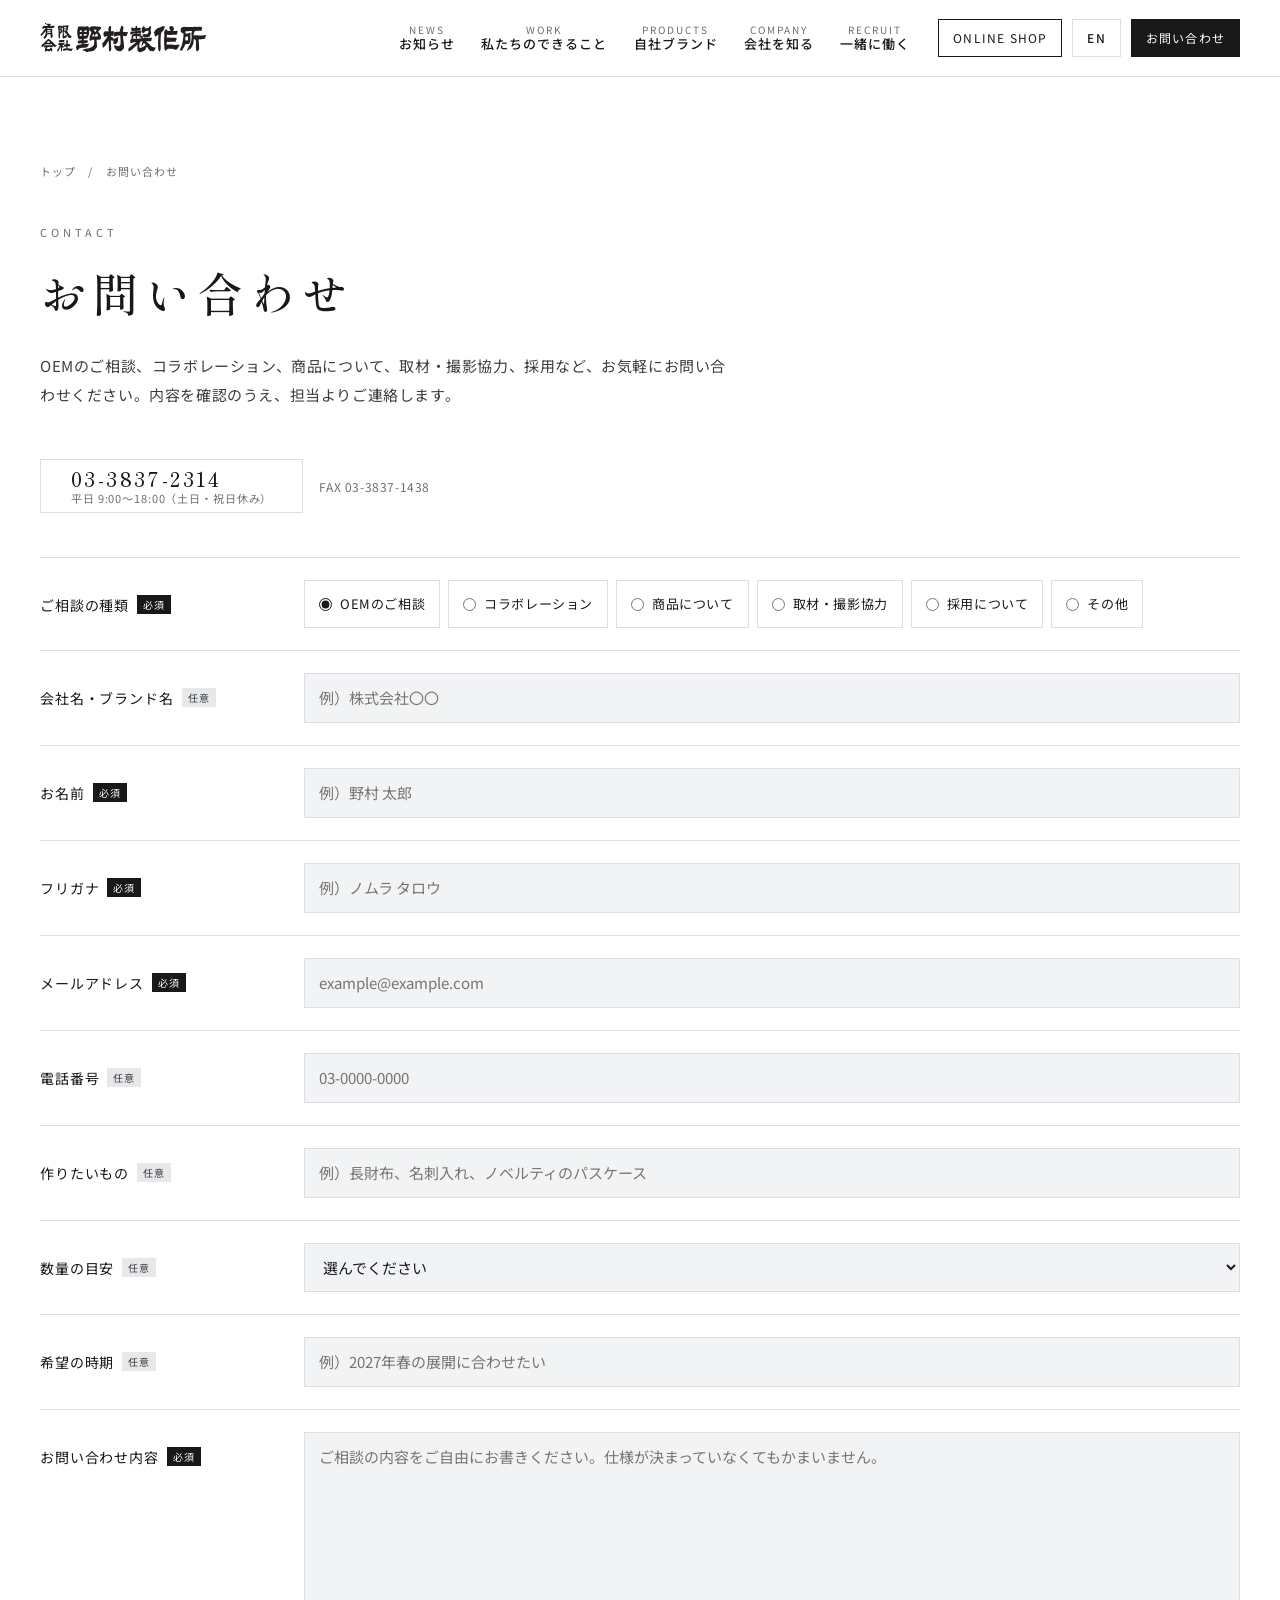
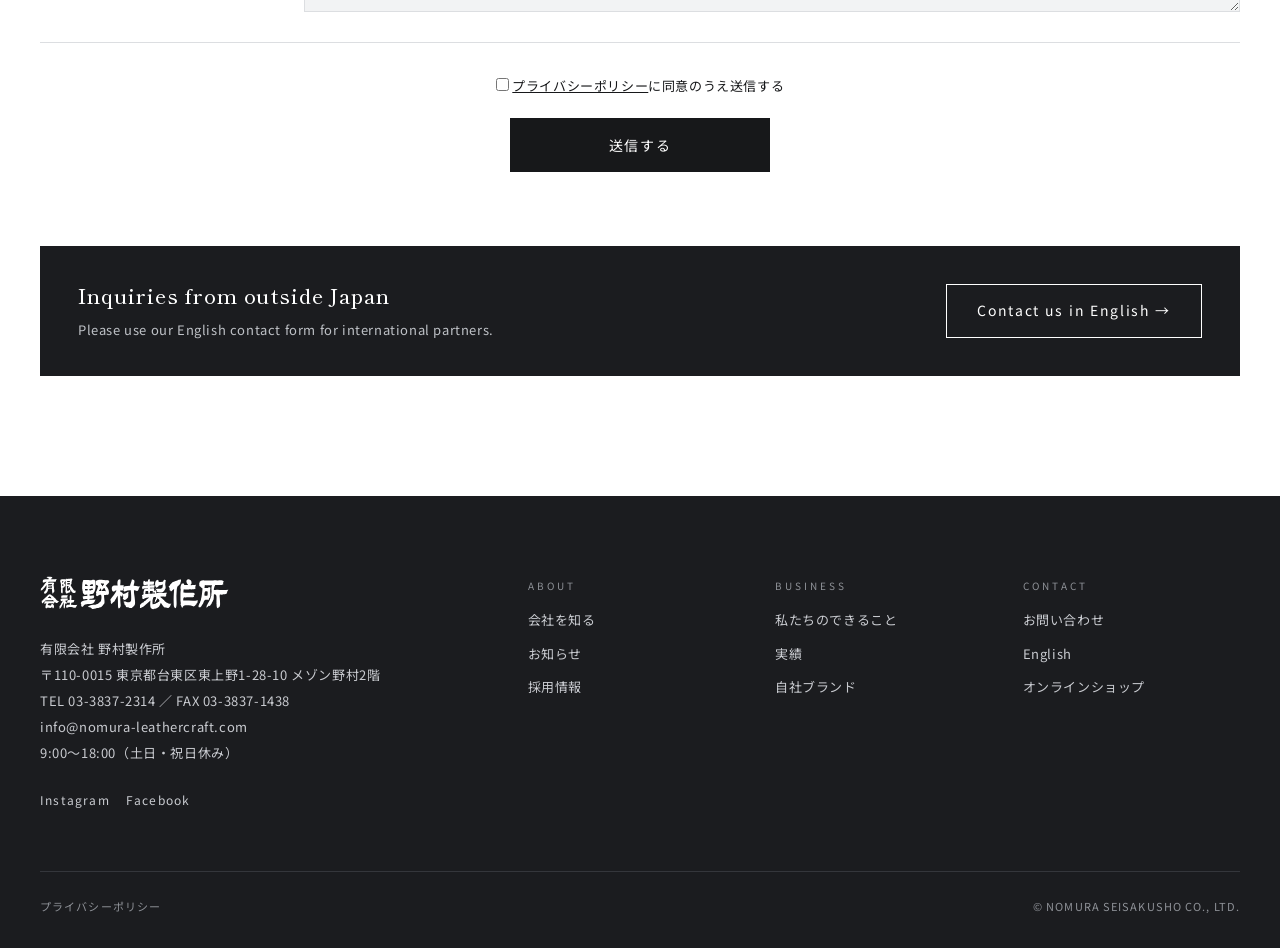
<file: contact.html>
<!doctype html>
<html lang="ja"><head><meta charset="utf-8"><meta name="viewport" content="width=device-width,initial-scale=1">
<title>お問い合わせ｜野村製作所</title><link rel="canonical" href="https://www.nomura-leathercraft.com/contact.html"><meta property="og:type" content="website"><meta property="og:site_name" content="有限会社 野村製作所"><meta property="og:title" content="お問い合わせ｜野村製作所"><meta property="og:description" content="野村製作所へのお問い合わせ。OEMのご相談、コラボレーション、取材・撮影協力、採用など。"><meta property="og:url" content="https://www.nomura-leathercraft.com/contact.html"><meta property="og:image" content="https://www.nomura-leathercraft.com/assets/og.jpg"><meta name="twitter:card" content="summary_large_image"><meta name="description" content="野村製作所へのお問い合わせ。OEMのご相談、コラボレーション、取材・撮影協力、採用など。"><meta name="robots" content="noindex">
<link rel="preconnect" href="https://fonts.googleapis.com"><link rel="preconnect" href="https://fonts.gstatic.com" crossorigin>
<link href="https://fonts.googleapis.com/css2?family=Noto+Sans+JP:wght@400;500&family=Shippori+Mincho:wght@500;600&display=swap" rel="stylesheet">
<link rel="stylesheet" href="assets/site.css">
</head><body>
<header class="hd"><div class="wrap hd__in">
<a class="logo" href="index.html" aria-label="有限会社 野村製作所 トップへ"><img class="logo__wm" src="assets/nomura_logo.svg" alt="有限会社 野村製作所" width="167" height="30"></a>
<nav class="gnav" aria-label="メイン"><a href="news.html"><span>NEWS</span><b>お知らせ</b></a><a href="work.html"><span>WORK</span><b>私たちのできること</b></a><a href="products.html"><span>PRODUCTS</span><b>自社ブランド</b></a><a href="company.html"><span>COMPANY</span><b>会社を知る</b></a><a href="recruit.html"><span>RECRUIT</span><b>一緒に働く</b></a></nav>
<div class="hd__act"><a class="btn-shop" href="products.html#shops">ONLINE SHOP</a><a class="btn-en" href="en.html" lang="en">EN</a><a class="btn-ct" href="contact.html">お問い合わせ</a></div>
<button class="menu" aria-label="メニュー"><i></i><i></i><i></i></button>
</div></header>
<nav class="spnav" aria-label="メニュー"><a href="index.html">トップ<span>TOP</span></a><a href="news.html">お知らせ<span>NEWS</span></a><a href="work.html">私たちのできること<span>WORK</span></a><a href="products.html">自社ブランド<span>PRODUCTS</span></a><a href="company.html">会社を知る<span>COMPANY</span></a><a href="recruit.html">一緒に働く<span>RECRUIT</span></a><a href="works.html">実績<span>WORKS</span></a><a href="contact.html">お問い合わせ<span>CONTACT</span></a><div class="sp-btns"><a class="fill" href="contact.html?type=oem">OEMのご相談</a><a href="products.html#shops">ONLINE SHOP（3つのストア）</a><a href="en.html" lang="en">English / For international partners</a></div></nav>
<main>
<section class="ph-head"><div class="wrap">
<p class="crumb"><a href="index.html">トップ</a>　/　お問い合わせ</p>
<p class="en">CONTACT</p><h1>お問い合わせ</h1><p class="lead">OEMのご相談、コラボレーション、商品について、取材・撮影協力、採用など、お気軽にお問い合わせください。内容を確認のうえ、担当よりご連絡します。</p>
</div></section>
<section class="sec" style="padding-top:50px"><div class="wrap">
<div style="display:flex;gap:16px;flex-wrap:wrap;align-items:center"><a class="tel" href="tel:0338372314"><b>03-3837-2314</b><small>平日 9:00〜18:00（土日・祝日休み）</small></a><span class="note" style="margin:0">FAX 03-3837-1438</span></div>
<form class="form is-oem" id="contactForm" novalidate data-lang="ja">
<div class="row "><label class="t">ご相談の種類<em class="">必須</em></label><div><div class="radios"><label><input type="radio" name="type" value="oem" checked> OEMのご相談</label><label><input type="radio" name="type" value="collab"> コラボレーション</label><label><input type="radio" name="type" value="item"> 商品について</label><label><input type="radio" name="type" value="press"> 取材・撮影協力</label><label><input type="radio" name="type" value="recruit"> 採用について</label><label><input type="radio" name="type" value="other"> その他</label></div></div></div>
<div class="row "><label class="t">会社名・ブランド名<em class="opt">任意</em></label><div><input type="text" name="company" autocomplete="organization" placeholder="例）株式会社〇〇"></div></div>
<div class="row "><label class="t">お名前<em class="">必須</em></label><div><input type="text" name="name" required autocomplete="name" placeholder="例）野村 太郎"></div></div>
<div class="row "><label class="t">フリガナ<em class="">必須</em></label><div><input type="text" name="kana" required placeholder="例）ノムラ タロウ"></div></div>
<div class="row "><label class="t">メールアドレス<em class="">必須</em></label><div><input type="email" name="email" required autocomplete="email" placeholder="example@example.com"></div></div>
<div class="row "><label class="t">電話番号<em class="opt">任意</em></label><div><input type="tel" name="phone" autocomplete="tel" placeholder="03-0000-0000"></div></div>
<div class="row oem-only"><label class="t">作りたいもの<em class="opt">任意</em></label><div><input type="text" name="product" placeholder="例）長財布、名刺入れ、ノベルティのパスケース"></div></div>
<div class="row oem-only"><label class="t">数量の目安<em class="opt">任意</em></label><div><select name="qty"><option value="">選んでください</option><option>〜100個</option><option>100〜500個</option><option>500〜1,000個</option><option>1,000個以上</option><option>未定</option></select></div></div>
<div class="row oem-only"><label class="t">希望の時期<em class="opt">任意</em></label><div><input type="text" name="when" placeholder="例）2027年春の展開に合わせたい"></div></div>
<div class="row "><label class="t">お問い合わせ内容<em class="">必須</em></label><div><textarea name="message" required placeholder="ご相談の内容をご自由にお書きください。仕様が決まっていなくてもかまいません。"></textarea></div></div>
<div class="agree"><label><input type="checkbox" name="agree" required> <a href="privacy.html" target="_blank" rel="noopener" style="text-decoration:underline">プライバシーポリシー</a>に同意のうえ送信する</label></div>
<p class="form-msg" role="alert" hidden></p>
<div class="send"><button class="btn btn--fill" type="submit" style="min-width:260px;cursor:pointer;font-family:inherit">送信する</button></div>
</form>
<div class="form-done" tabindex="-1" hidden></div>
<div class="intl" lang="en"><div><b>Inquiries from outside Japan</b><span>Please use our English contact form for international partners.</span></div><a class="btn btn--white" href="en.html#form">Contact us in English →</a></div>
</div></section>
<script>(function(){var f=document.querySelector('.form');var p=new URLSearchParams(location.search).get('type');
if(p){var r=f.querySelector('input[value="'+p+'"]');if(r)r.checked=true;}
function u(){var v=f.querySelector('input[name=type]:checked').value;f.classList.toggle('is-oem',v==='oem'||v==='collab')}
f.querySelectorAll('input[name=type]').forEach(function(r){r.addEventListener('change',u)});u();})();</script>
<script src="assets/contact.js" defer></script>
</main>
<footer class="ft"><div class="wrap">
<div class="ft__top"><div>
<a class="logo" href="index.html" aria-label="有限会社 野村製作所 トップへ"><img class="logo__wm" src="assets/nomura_logo_wh.svg" alt="有限会社 野村製作所" width="189" height="34"></a>
<address>有限会社 野村製作所 <br>〒110-0015 東京都台東区東上野1-28-10 メゾン野村2階<br>TEL 03-3837-2314 ／ FAX 03-3837-1438<br><a href="mailto:info@nomura-leathercraft.com">info@nomura-leathercraft.com</a><br>9:00〜18:00（土日・祝日休み）</address>
<div class="ft__sns"><a href="https://www.instagram.com/nomuraseisakusho_official/" target="_blank" rel="noopener">Instagram</a><a href="https://www.facebook.com/nomuraseisakusho/" target="_blank" rel="noopener">Facebook</a></div>
</div>
<div class="ft__nav">
<div><h4>ABOUT</h4><a href="company.html">会社を知る</a><a href="news.html">お知らせ</a><a href="recruit.html">採用情報</a></div>
<div><h4>BUSINESS</h4><a href="work.html">私たちのできること</a><a href="works.html">実績</a><a href="products.html">自社ブランド</a></div>
<div><h4>CONTACT</h4><a href="contact.html">お問い合わせ</a><a href="en.html" lang="en">English</a><a href="products.html#shops">オンラインショップ</a></div>
</div></div>
<div class="ft__bt"><span><a href="privacy.html">プライバシーポリシー</a></span><span>© NOMURA SEISAKUSHO CO., LTD.</span></div>
</div></footer>
<script>
(function(){var q=location.search;if(q.indexOf('check')>-1)document.body.classList.add('check');if(q.indexOf('static')>-1)document.body.classList.add('static');
var m=document.querySelector('.menu');if(m)m.addEventListener('click',function(){document.body.classList.toggle('menu-open')});
document.querySelectorAll('.spnav a').forEach(function(a){a.addEventListener('click',function(){document.body.classList.remove('menu-open')})});
document.querySelectorAll('a[href="#"]').forEach(function(a){a.addEventListener('click',function(e){e.preventDefault()})});})();
</script>
</body></html>
</file>
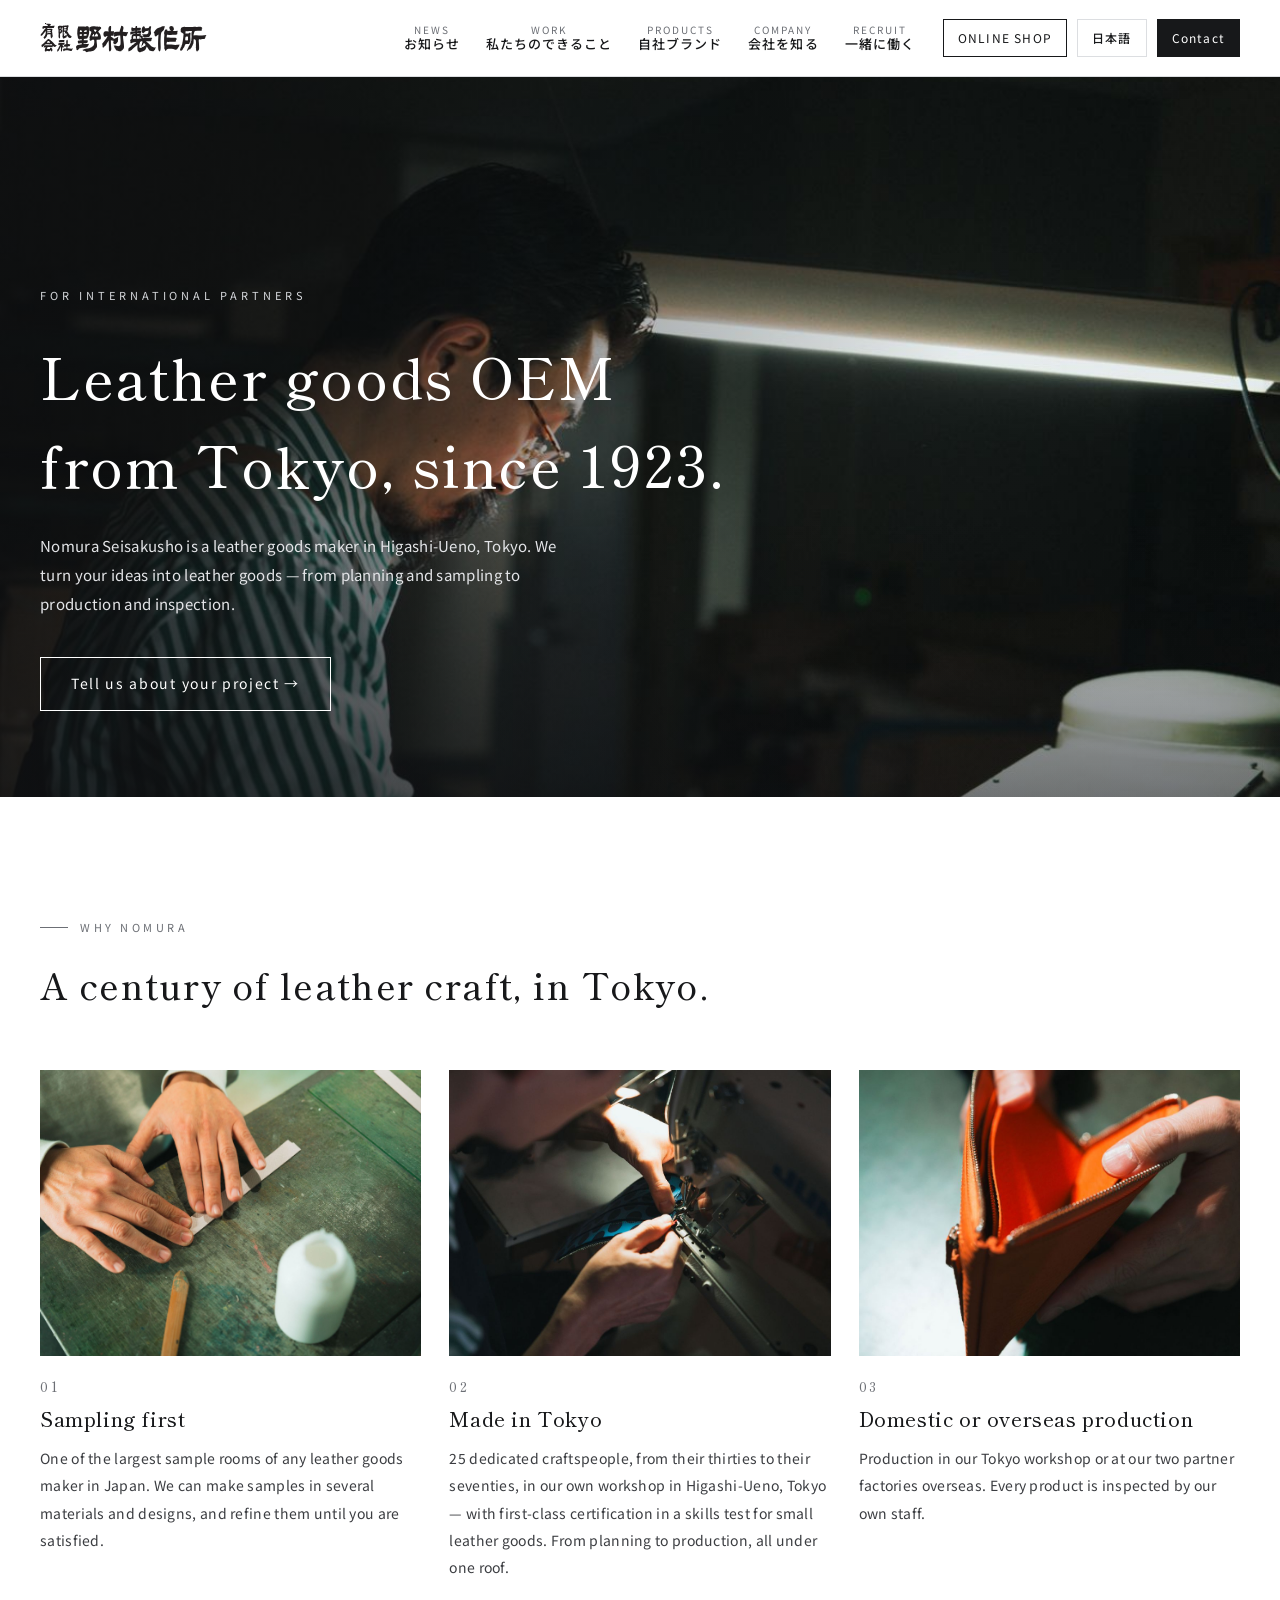
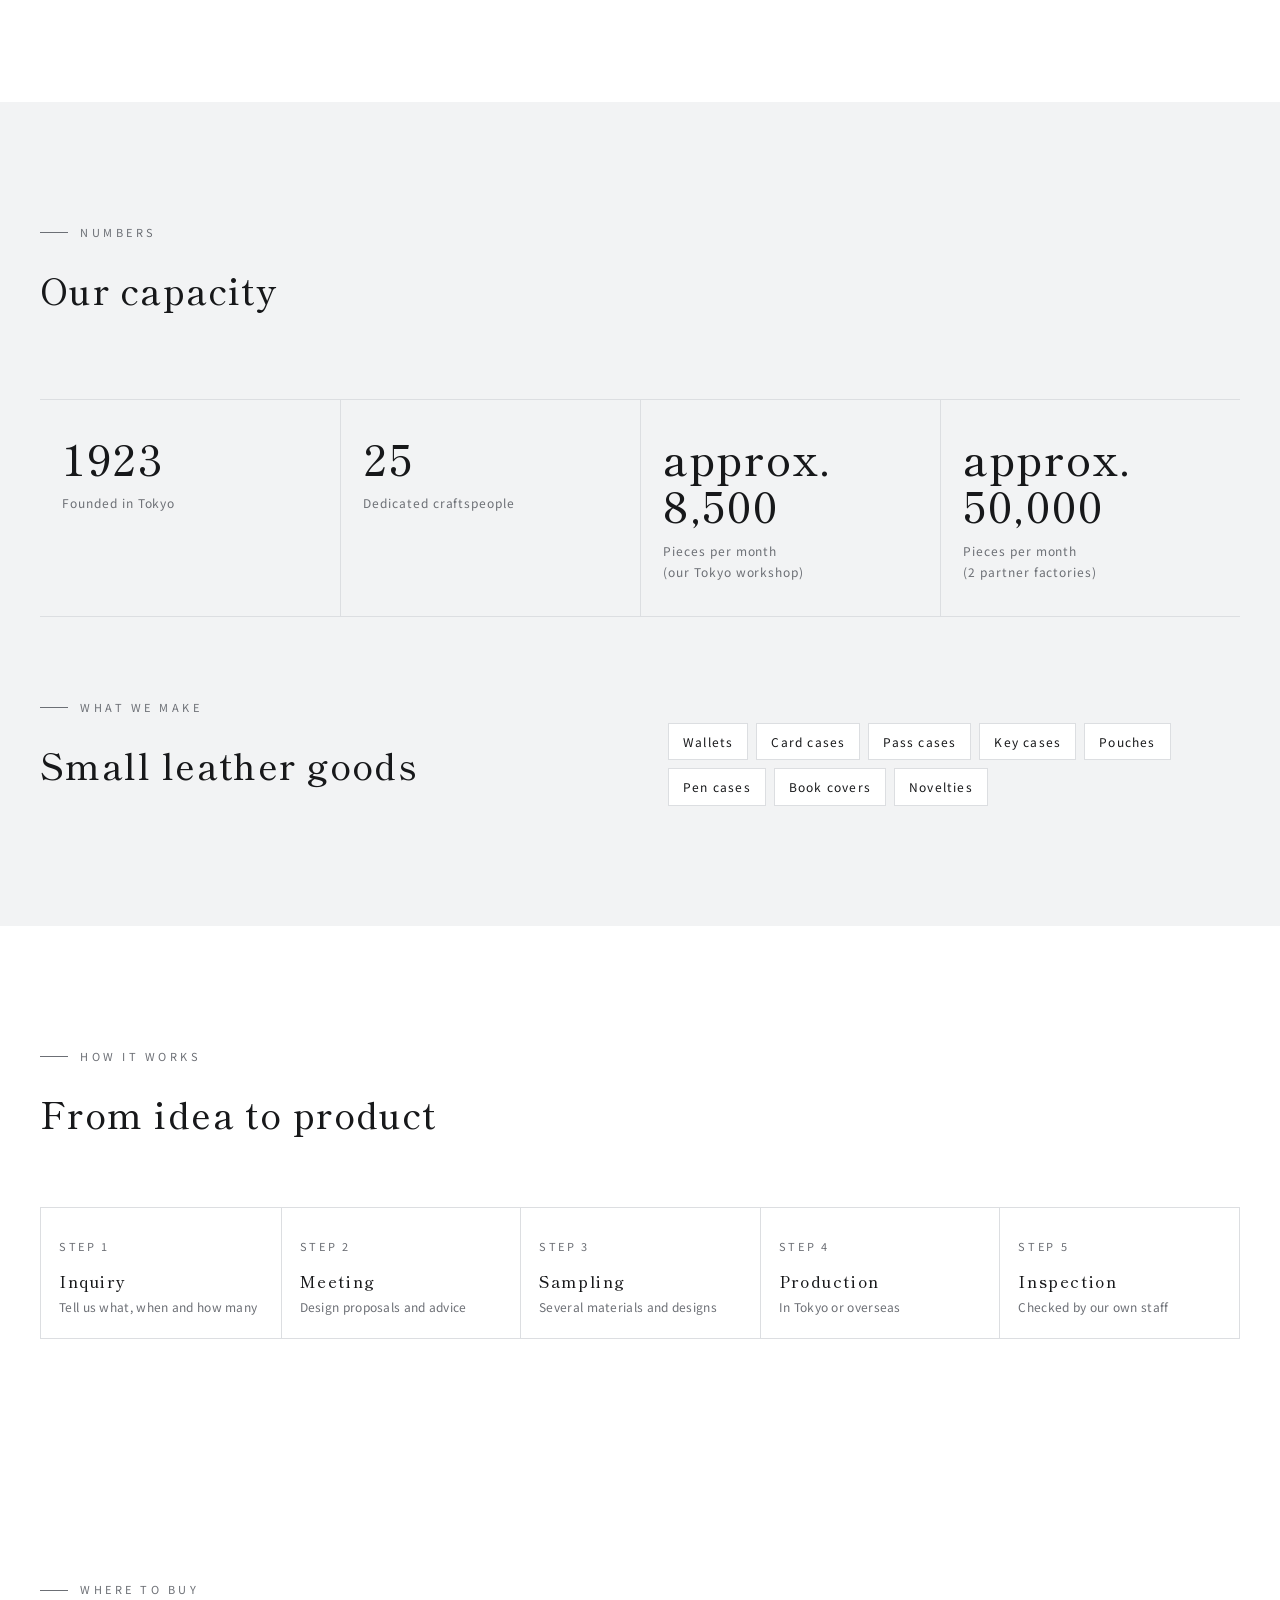
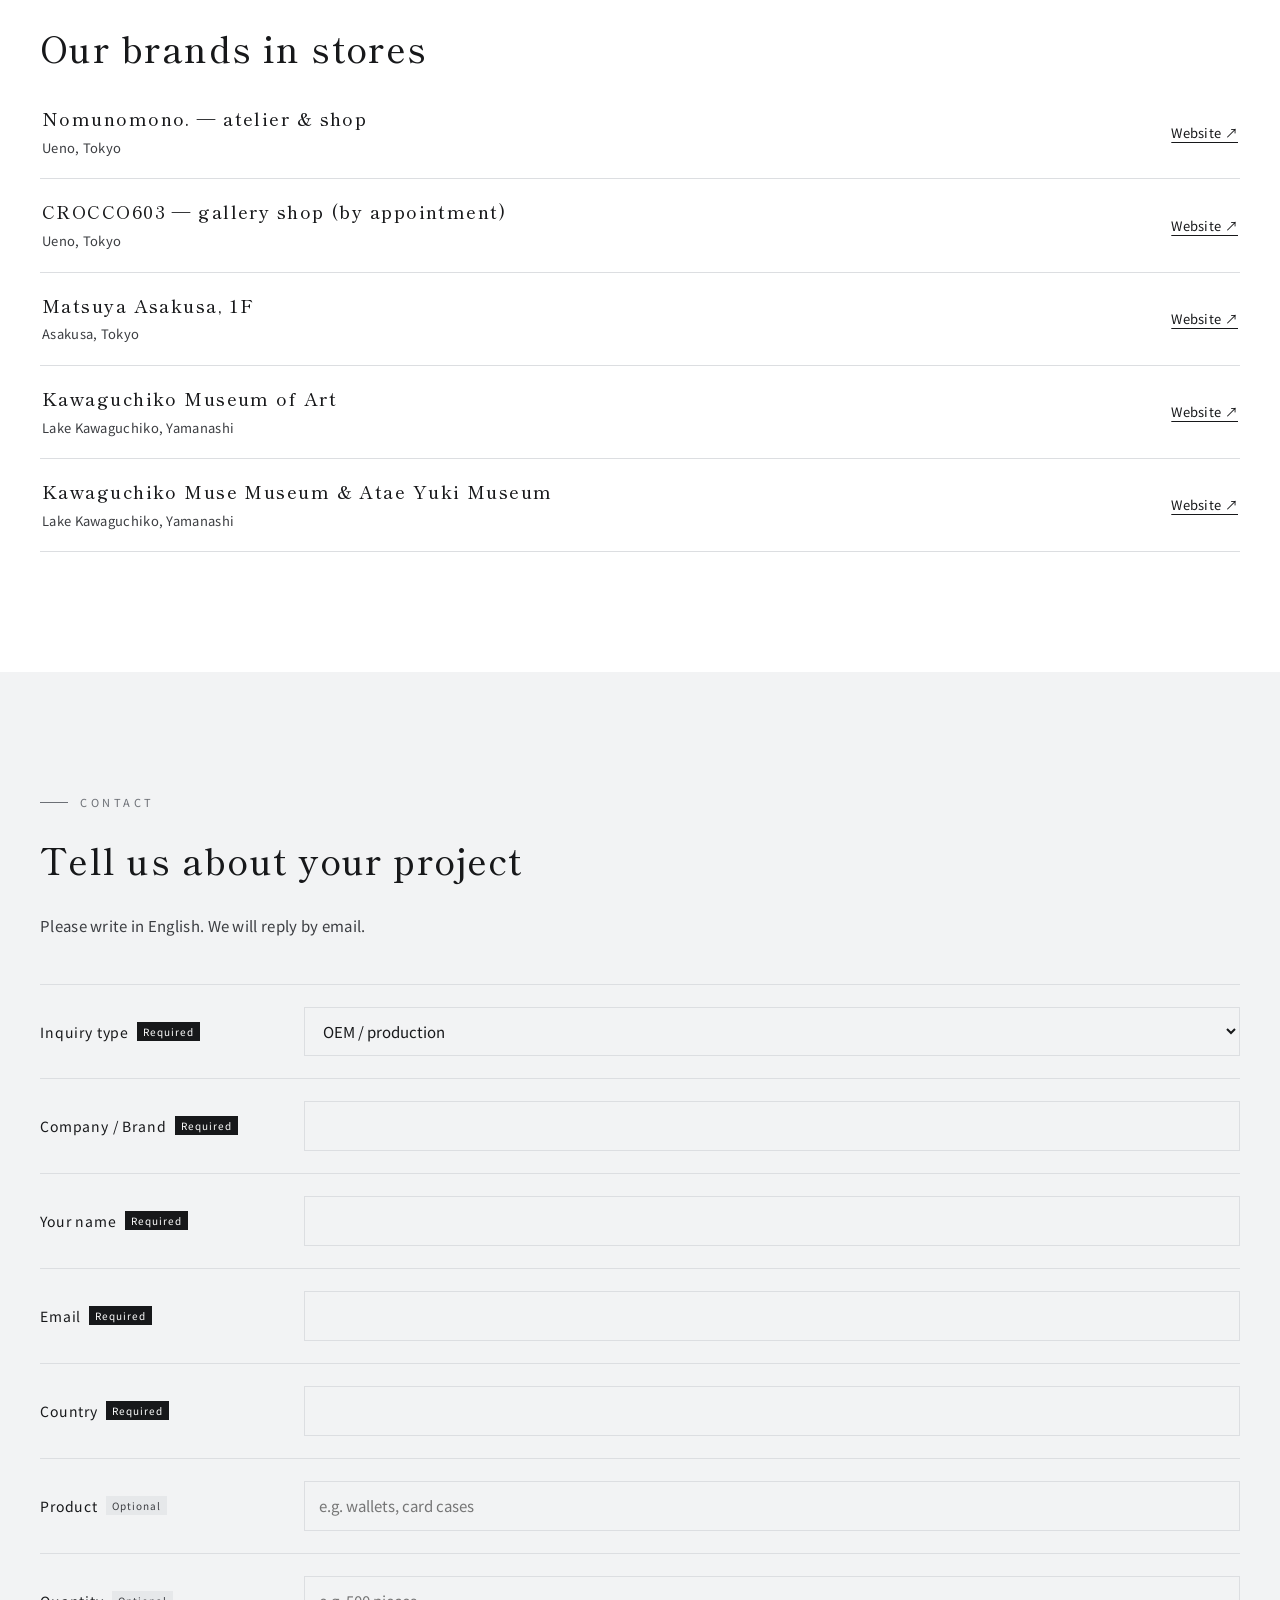
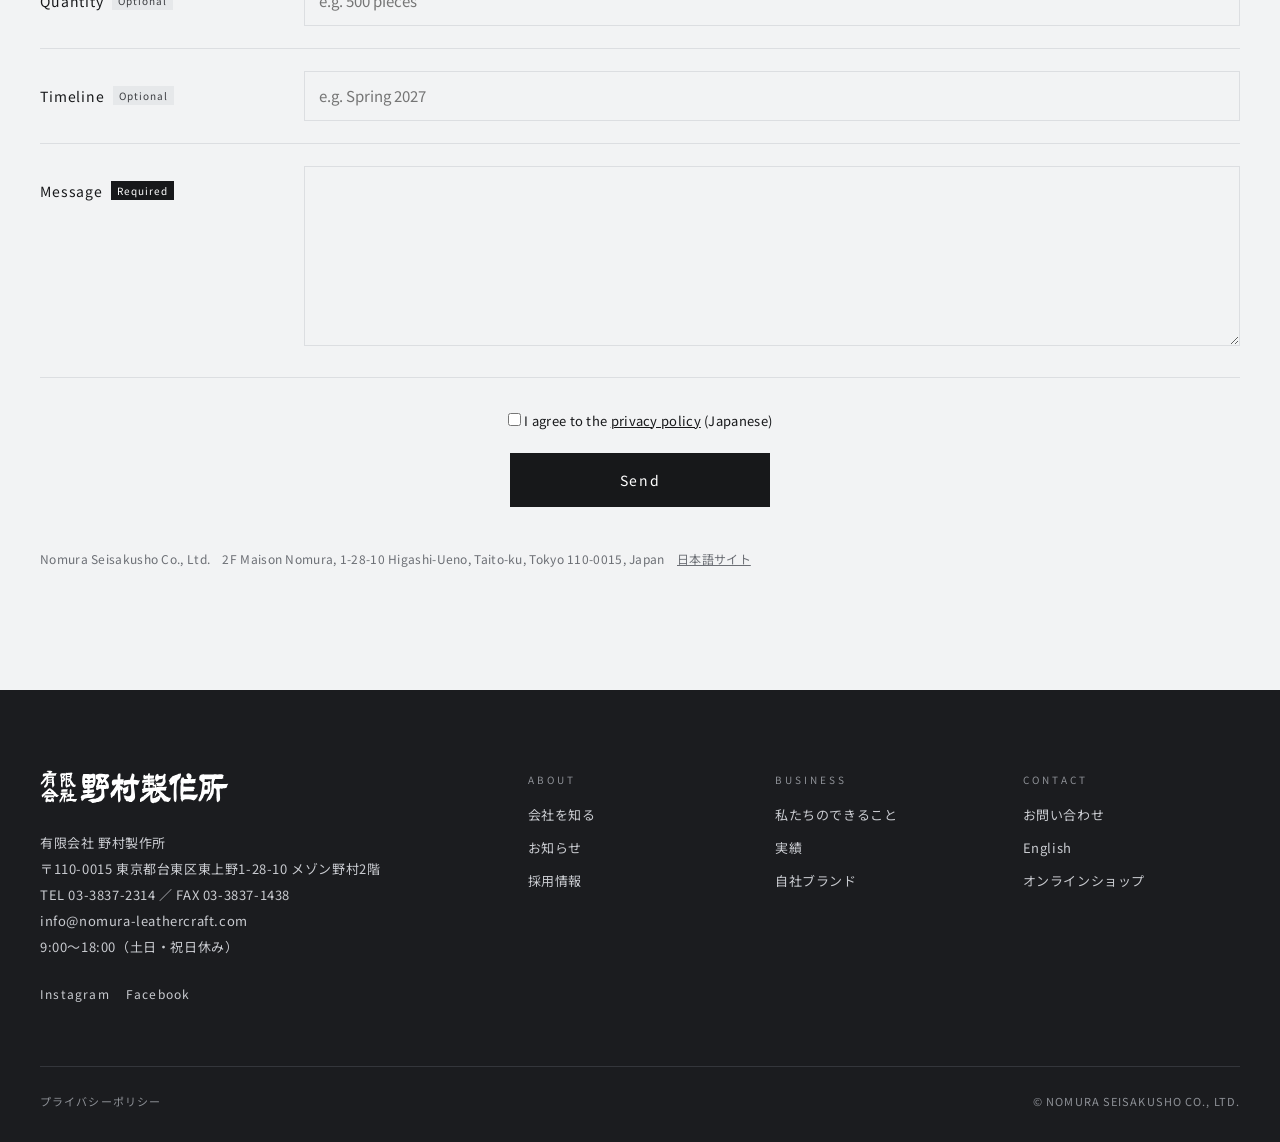
<file: en.html>
<!doctype html>
<html lang="en"><head><meta charset="utf-8"><meta name="viewport" content="width=device-width,initial-scale=1">
<title>Nomura Seisakusho｜Leather goods OEM from Tokyo, since 1923</title><link rel="canonical" href="https://www.nomura-leathercraft.com/en.html"><meta property="og:type" content="website"><meta property="og:site_name" content="有限会社 野村製作所"><meta property="og:title" content="Nomura Seisakusho｜Leather goods OEM from Tokyo, since 1923"><meta property="og:description" content="Leather goods OEM manufacturer in Higashi-Ueno, Tokyo, founded in 1923. Planning, sampling, production and inspection of wallets, card cases, pouches and more."><meta property="og:url" content="https://www.nomura-leathercraft.com/en.html"><meta property="og:image" content="https://www.nomura-leathercraft.com/assets/og.jpg"><meta name="twitter:card" content="summary_large_image"><meta name="description" content="Leather goods OEM manufacturer in Higashi-Ueno, Tokyo, founded in 1923. Planning, sampling, production and inspection of wallets, card cases, pouches and more."><meta name="robots" content="noindex">
<link rel="preconnect" href="https://fonts.googleapis.com"><link rel="preconnect" href="https://fonts.gstatic.com" crossorigin>
<link href="https://fonts.googleapis.com/css2?family=Noto+Sans+JP:wght@400;500&family=Shippori+Mincho:wght@500;600&display=swap" rel="stylesheet">
<link rel="stylesheet" href="assets/site.css">
</head><body>
<header class="hd"><div class="wrap hd__in">
<a class="logo" href="index.html" aria-label="有限会社 野村製作所 トップへ"><img class="logo__wm" src="assets/nomura_logo.svg" alt="有限会社 野村製作所" width="167" height="30"></a>
<nav class="gnav" aria-label="メイン"><a href="news.html"><span>NEWS</span><b>お知らせ</b></a><a href="work.html"><span>WORK</span><b>私たちのできること</b></a><a href="products.html"><span>PRODUCTS</span><b>自社ブランド</b></a><a href="company.html"><span>COMPANY</span><b>会社を知る</b></a><a href="recruit.html"><span>RECRUIT</span><b>一緒に働く</b></a></nav>
<div class="hd__act"><a class="btn-shop" href="products.html#shops">ONLINE SHOP</a><a class="btn-en" href="index.html" lang="ja">日本語</a><a class="btn-ct" href="#form">Contact</a></div>
<button class="menu" aria-label="メニュー"><i></i><i></i><i></i></button>
</div></header>
<nav class="spnav" aria-label="メニュー"><a href="index.html">トップ<span>TOP</span></a><a href="news.html">お知らせ<span>NEWS</span></a><a href="work.html">私たちのできること<span>WORK</span></a><a href="products.html">自社ブランド<span>PRODUCTS</span></a><a href="company.html">会社を知る<span>COMPANY</span></a><a href="recruit.html">一緒に働く<span>RECRUIT</span></a><a href="works.html">実績<span>WORKS</span></a><a href="contact.html">お問い合わせ<span>CONTACT</span></a><div class="sp-btns"><a class="fill" href="contact.html?type=oem">OEMのご相談</a><a href="products.html#shops">ONLINE SHOP（3つのストア）</a><a href="en.html" lang="en">English / For international partners</a></div></nav>
<main>

<section class="hero" aria-label="Hero" style="max-height:720px">
<div class="hero__sl"><img src="assets/craftsman_red.jpg" alt="A craftsman working with red leather" style="opacity:1;animation:none;transform:none;object-position:50% 28%"></div>
<div class="hero__tx"><div class="wrap">
<p class="hero__ey">FOR INTERNATIONAL PARTNERS</p>
<h1 style="letter-spacing:.03em">Leather goods OEM<br>from Tokyo, since 1923.</h1>
<p class="sub" style="letter-spacing:.02em">Nomura Seisakusho is a leather goods maker in Higashi-Ueno, Tokyo. We turn your ideas into leather goods — from planning and sampling to production and inspection.</p>
<div class="hero__btns"><a class="btn btn--white" href="#form">Tell us about your project →</a></div>
</div></div></section>
<section class="sec" style="letter-spacing:.02em"><div class="wrap">
<p class="lbl">Why Nomura</p><h2 class="h2" style="letter-spacing:.04em">A century of leather craft, in Tokyo.</h2>
<div class="cards3">
<article class="card3"><figure><img src="assets/hands_cut.jpg" alt="Cutting leather by hand"></figure><p class="no">01</p><h3 style="letter-spacing:.03em">Sampling first</h3><p>One of the largest sample rooms of any leather goods maker in Japan. We can make samples in several materials and designs, and refine them until you are satisfied.</p></article>
<article class="card3"><figure><img src="assets/sewing_hands.jpg" alt="Sewing leather"></figure><p class="no">02</p><h3 style="letter-spacing:.03em">Made in Tokyo</h3><p>25 dedicated craftspeople, from their thirties to their seventies, in our own workshop in Higashi-Ueno, Tokyo — with first-class certification in a skills test for small leather goods. From planning to production, all under one roof.</p></article>
<article class="card3"><figure><img src="assets/wallet.jpg" alt="A finished leather wallet"></figure><p class="no">03</p><h3 style="letter-spacing:.03em">Domestic or overseas production</h3><p>Production in our Tokyo workshop or at our two partner factories overseas. Every product is inspected by our own staff.</p></article>
</div></div></section>
<section class="sec sec--gray" style="letter-spacing:.02em"><div class="wrap">
<p class="lbl">Numbers</p><h2 class="h2" style="letter-spacing:.04em">Our capacity</h2>
<ul class="num">
<li><b>1923</b><span>Founded in Tokyo</span></li>
<li><b>25</b><span>Dedicated craftspeople</span></li>
<li><b>approx. 8,500</b><span>Pieces per month<br>(our Tokyo workshop)</span></li>
<li><b>approx. 50,000</b><span>Pieces per month<br>(2 partner factories)</span></li>
</ul>
<div class="grid2" style="margin-top:80px">
<div><p class="lbl">What we make</p><h2 class="h2" style="letter-spacing:.04em">Small leather goods</h2></div>
<ul class="tags"><li>Wallets</li><li>Card cases</li><li>Pass cases</li><li>Key cases</li><li>Pouches</li><li>Pen cases</li><li>Book covers</li><li>Novelties</li></ul>
</div></div></section>
<section class="sec" style="letter-spacing:.02em"><div class="wrap">
<p class="lbl">How it works</p><h2 class="h2" style="letter-spacing:.04em">From idea to product</h2>
<ol class="steps"><li><em>STEP 1</em><b>Inquiry</b><span>Tell us what, when and how many</span></li><li><em>STEP 2</em><b>Meeting</b><span>Design proposals and advice</span></li><li><em>STEP 3</em><b>Sampling</b><span>Several materials and designs</span></li><li><em>STEP 4</em><b>Production</b><span>In Tokyo or overseas</span></li><li><em>STEP 5</em><b>Inspection</b><span>Checked by our own staff</span></li></ol>
</div></section>
<section class="sec" style="letter-spacing:.02em"><div class="wrap">
<p class="lbl">Where to buy</p><h2 class="h2" style="letter-spacing:.04em">Our brands in stores</h2>
<ul class="stores-list">
<li><div><h4>Nomunomono. — atelier &amp; shop</h4><p>Ueno, Tokyo</p></div><a href="https://nomnomono.com/" target="_blank" rel="noopener">Website ↗</a></li>
<li><div><h4>CROCCO603 — gallery shop (by appointment)</h4><p>Ueno, Tokyo</p></div><a href="https://crocco-nomu.com/" target="_blank" rel="noopener">Website ↗</a></li>
<li><div><h4>Matsuya Asakusa, 1F</h4><p>Asakusa, Tokyo</p></div><a href="https://www.matsuya.com/asakusa/" target="_blank" rel="noopener">Website ↗</a></li>
<li><div><h4>Kawaguchiko Museum of Art</h4><p>Lake Kawaguchiko, Yamanashi</p></div><a href="https://www.fkchannel.jp/facility-01" target="_blank" rel="noopener">Website ↗</a></li>
<li><div><h4>Kawaguchiko Muse Museum &amp; Atae Yuki Museum</h4><p>Lake Kawaguchiko, Yamanashi</p></div><a href="https://www.fkchannel.jp/facility-05" target="_blank" rel="noopener">Website ↗</a></li>
</ul>
</div></section>
<section class="sec sec--gray" id="form" style="letter-spacing:.02em"><div class="wrap">
<p class="lbl">Contact</p><h2 class="h2" style="letter-spacing:.04em">Tell us about your project</h2>
<p class="lead">Please write in English. We will reply by email.</p>
<form class="form" id="contactForm" novalidate data-lang="en">
<div class="row"><label class="t">Inquiry type<em>Required</em></label><div><select name="type"><option value="OEMに関するお問い合わせ" selected>OEM / production</option><option value="商品に関するお問い合わせ">Our products</option><option value="一般的なお問い合わせ">General inquiry</option><option value="採用に関するお問い合わせ">Careers</option></select></div></div>
<div class="row"><label class="t">Company / Brand<em>Required</em></label><div><input type="text" name="company" required autocomplete="organization"></div></div>
<div class="row"><label class="t">Your name<em>Required</em></label><div><input type="text" name="name" required autocomplete="name"></div></div>
<div class="row"><label class="t">Email<em>Required</em></label><div><input type="email" name="email" required autocomplete="email"></div></div>
<div class="row"><label class="t">Country<em>Required</em></label><div><input type="text" name="country" required autocomplete="country-name"></div></div>
<div class="row"><label class="t">Product<em class="opt">Optional</em></label><div><input type="text" name="product" placeholder="e.g. wallets, card cases"></div></div>
<div class="row"><label class="t">Quantity<em class="opt">Optional</em></label><div><input type="text" name="qty" placeholder="e.g. 500 pieces"></div></div>
<div class="row"><label class="t">Timeline<em class="opt">Optional</em></label><div><input type="text" name="when" placeholder="e.g. Spring 2027"></div></div>
<div class="row"><label class="t">Message<em>Required</em></label><div><textarea name="message" required></textarea></div></div>
<div class="agree"><label><input type="checkbox" name="agree" required> I agree to the <a href="privacy.html" target="_blank" rel="noopener" style="text-decoration:underline" lang="ja">privacy policy</a> (Japanese)</label></div>
<p class="form-msg" role="alert" hidden></p>
<div class="send"><button class="btn btn--fill" type="submit" style="min-width:260px;cursor:pointer;font-family:inherit">Send</button></div>
</form>
<div class="form-done" tabindex="-1" hidden></div>
<script src="assets/contact.js" defer></script>
<p class="note" style="margin-top:30px">Nomura Seisakusho Co., Ltd.　2F Maison Nomura, 1-28-10 Higashi-Ueno, Taito-ku, Tokyo 110-0015, Japan　<a href="index.html" style="text-decoration:underline" lang="ja">日本語サイト</a></p>
</div></section>
</main>
<footer class="ft"><div class="wrap">
<div class="ft__top"><div>
<a class="logo" href="index.html" aria-label="有限会社 野村製作所 トップへ"><img class="logo__wm" src="assets/nomura_logo_wh.svg" alt="有限会社 野村製作所" width="189" height="34"></a>
<address>有限会社 野村製作所 <br>〒110-0015 東京都台東区東上野1-28-10 メゾン野村2階<br>TEL 03-3837-2314 ／ FAX 03-3837-1438<br><a href="mailto:info@nomura-leathercraft.com">info@nomura-leathercraft.com</a><br>9:00〜18:00（土日・祝日休み）</address>
<div class="ft__sns"><a href="https://www.instagram.com/nomuraseisakusho_official/" target="_blank" rel="noopener">Instagram</a><a href="https://www.facebook.com/nomuraseisakusho/" target="_blank" rel="noopener">Facebook</a></div>
</div>
<div class="ft__nav">
<div><h4>ABOUT</h4><a href="company.html">会社を知る</a><a href="news.html">お知らせ</a><a href="recruit.html">採用情報</a></div>
<div><h4>BUSINESS</h4><a href="work.html">私たちのできること</a><a href="works.html">実績</a><a href="products.html">自社ブランド</a></div>
<div><h4>CONTACT</h4><a href="contact.html">お問い合わせ</a><a href="en.html" lang="en">English</a><a href="products.html#shops">オンラインショップ</a></div>
</div></div>
<div class="ft__bt"><span><a href="privacy.html">プライバシーポリシー</a></span><span>© NOMURA SEISAKUSHO CO., LTD.</span></div>
</div></footer>
<script>
(function(){var q=location.search;if(q.indexOf('check')>-1)document.body.classList.add('check');if(q.indexOf('static')>-1)document.body.classList.add('static');
var m=document.querySelector('.menu');if(m)m.addEventListener('click',function(){document.body.classList.toggle('menu-open')});
document.querySelectorAll('.spnav a').forEach(function(a){a.addEventListener('click',function(){document.body.classList.remove('menu-open')})});
document.querySelectorAll('a[href="#"]').forEach(function(a){a.addEventListener('click',function(e){e.preventDefault()})});})();
</script>
</body></html>
</file>
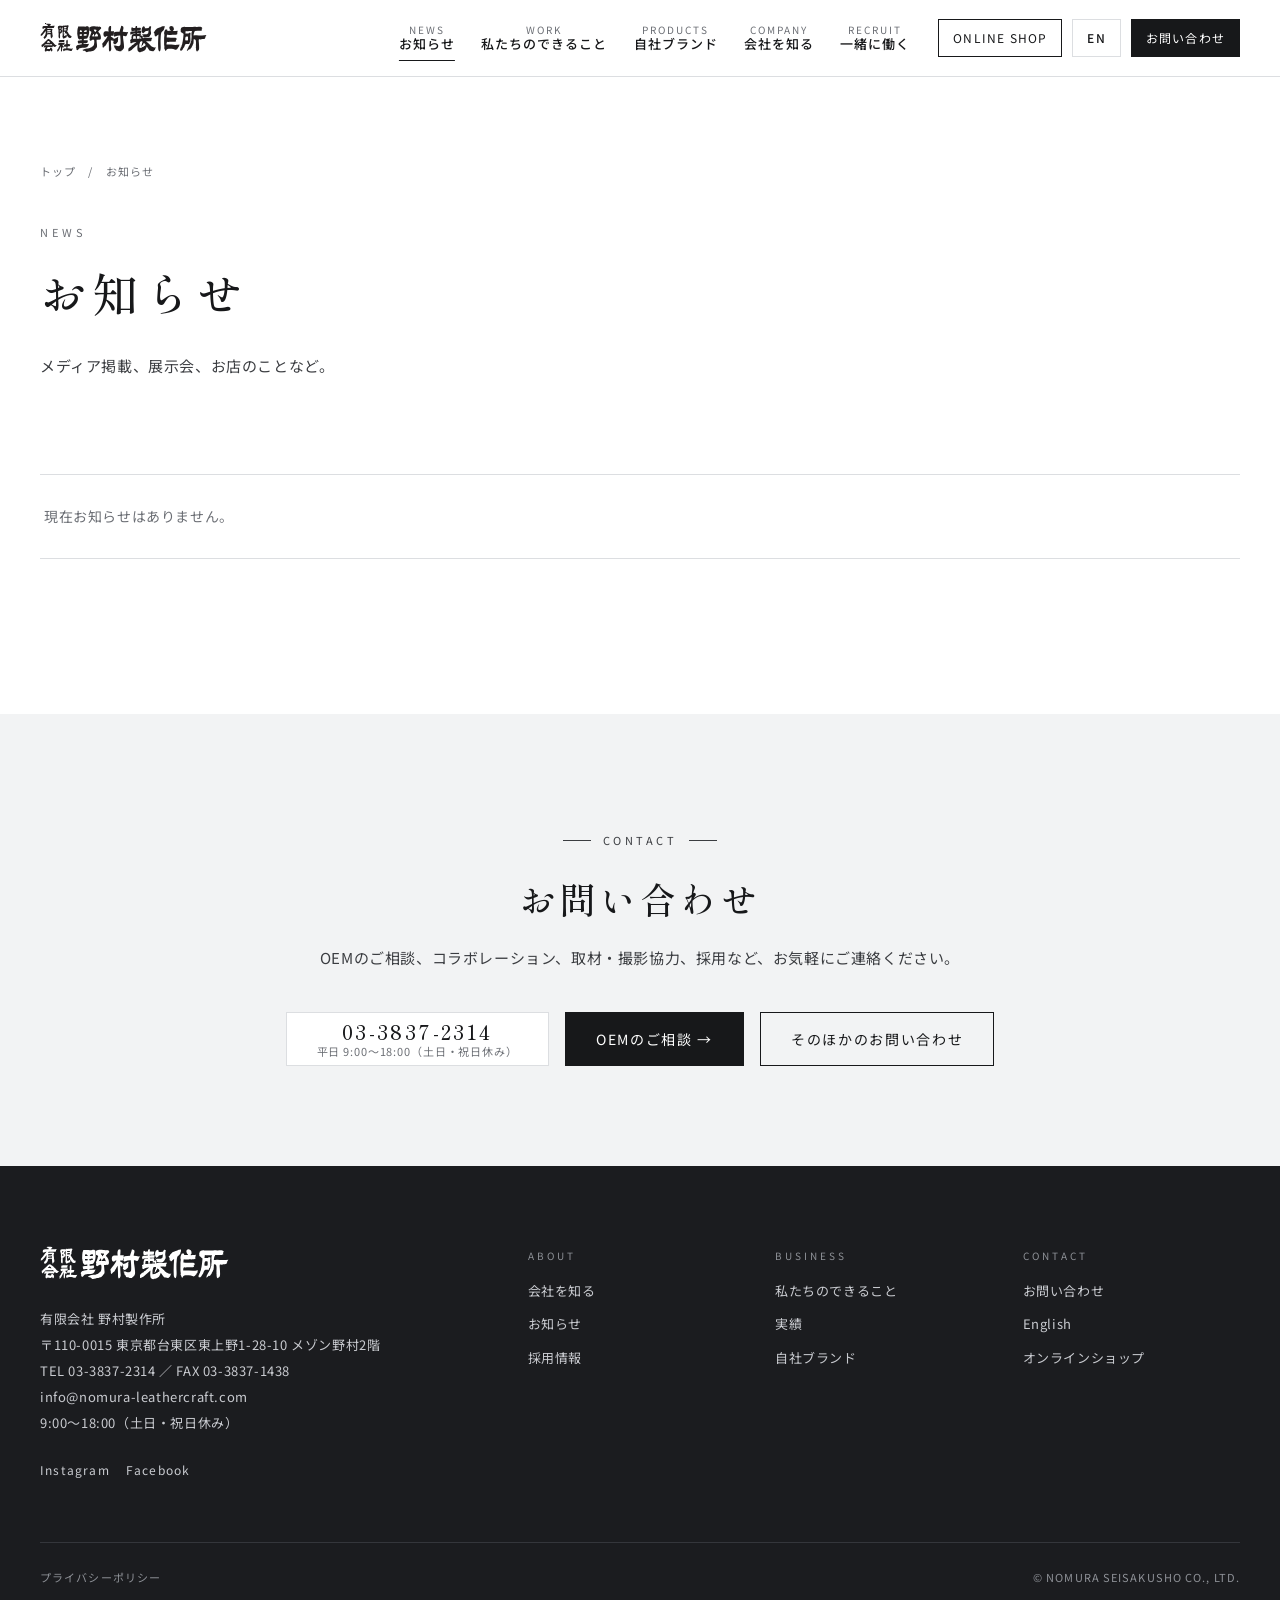
<file: news.html>
<!doctype html>
<html lang="ja"><head><meta charset="utf-8"><meta name="viewport" content="width=device-width,initial-scale=1">
<title>お知らせ｜野村製作所</title><link rel="canonical" href="https://www.nomura-leathercraft.com/news.html"><meta property="og:type" content="website"><meta property="og:site_name" content="有限会社 野村製作所"><meta property="og:title" content="お知らせ｜野村製作所"><meta property="og:description" content="野村製作所からのお知らせ。メディア掲載、展示会、お店のことなど。"><meta property="og:url" content="https://www.nomura-leathercraft.com/news.html"><meta property="og:image" content="https://www.nomura-leathercraft.com/assets/og.jpg"><meta name="twitter:card" content="summary_large_image"><meta name="description" content="野村製作所からのお知らせ。メディア掲載、展示会、お店のことなど。"><meta name="robots" content="noindex">
<link rel="preconnect" href="https://fonts.googleapis.com"><link rel="preconnect" href="https://fonts.gstatic.com" crossorigin>
<link href="https://fonts.googleapis.com/css2?family=Noto+Sans+JP:wght@400;500&family=Shippori+Mincho:wght@500;600&display=swap" rel="stylesheet">
<link rel="stylesheet" href="assets/site.css">
</head><body>
<header class="hd"><div class="wrap hd__in">
<a class="logo" href="index.html" aria-label="有限会社 野村製作所 トップへ"><img class="logo__wm" src="assets/nomura_logo.svg" alt="有限会社 野村製作所" width="167" height="30"></a>
<nav class="gnav" aria-label="メイン"><a href="news.html" class="is-cur"><span>NEWS</span><b>お知らせ</b></a><a href="work.html"><span>WORK</span><b>私たちのできること</b></a><a href="products.html"><span>PRODUCTS</span><b>自社ブランド</b></a><a href="company.html"><span>COMPANY</span><b>会社を知る</b></a><a href="recruit.html"><span>RECRUIT</span><b>一緒に働く</b></a></nav>
<div class="hd__act"><a class="btn-shop" href="products.html#shops">ONLINE SHOP</a><a class="btn-en" href="en.html" lang="en">EN</a><a class="btn-ct" href="contact.html">お問い合わせ</a></div>
<button class="menu" aria-label="メニュー"><i></i><i></i><i></i></button>
</div></header>
<nav class="spnav" aria-label="メニュー"><a href="index.html">トップ<span>TOP</span></a><a href="news.html">お知らせ<span>NEWS</span></a><a href="work.html">私たちのできること<span>WORK</span></a><a href="products.html">自社ブランド<span>PRODUCTS</span></a><a href="company.html">会社を知る<span>COMPANY</span></a><a href="recruit.html">一緒に働く<span>RECRUIT</span></a><a href="works.html">実績<span>WORKS</span></a><a href="contact.html">お問い合わせ<span>CONTACT</span></a><div class="sp-btns"><a class="fill" href="contact.html?type=oem">OEMのご相談</a><a href="products.html#shops">ONLINE SHOP（3つのストア）</a><a href="en.html" lang="en">English / For international partners</a></div></nav>
<main>
<section class="ph-head"><div class="wrap">
<p class="crumb"><a href="index.html">トップ</a>　/　お知らせ</p>
<p class="en">NEWS</p><h1>お知らせ</h1><p class="lead">メディア掲載、展示会、お店のことなど。</p>
</div></section>
<section class="sec" style="padding-top:50px"><div class="wrap">
<div class="cms-news" data-limit="10" data-more="1" data-detail="1" aria-live="polite"></div>
<noscript><p class="cms-empty">お知らせは JavaScript を有効にしてご覧ください。</p></noscript>
</div></section>
<script src="assets/news.js" defer></script>
<section class="ctb"><div class="wrap">
<p class="lbl">Contact</p><h2 class="h2">お問い合わせ</h2>
<p>OEMのご相談、コラボレーション、取材・撮影協力、採用など、お気軽にご連絡ください。</p>
<div class="ctb__row"><a class="tel" href="tel:0338372314"><b>03-3837-2314</b><small>平日 9:00〜18:00（土日・祝日休み）</small></a><a class="btn btn--fill" href="contact.html?type=oem">OEMのご相談 →</a><a class="btn btn--line" href="contact.html">そのほかのお問い合わせ</a></div>
</div></section>
</main>
<footer class="ft"><div class="wrap">
<div class="ft__top"><div>
<a class="logo" href="index.html" aria-label="有限会社 野村製作所 トップへ"><img class="logo__wm" src="assets/nomura_logo_wh.svg" alt="有限会社 野村製作所" width="189" height="34"></a>
<address>有限会社 野村製作所 <br>〒110-0015 東京都台東区東上野1-28-10 メゾン野村2階<br>TEL 03-3837-2314 ／ FAX 03-3837-1438<br><a href="mailto:info@nomura-leathercraft.com">info@nomura-leathercraft.com</a><br>9:00〜18:00（土日・祝日休み）</address>
<div class="ft__sns"><a href="https://www.instagram.com/nomuraseisakusho_official/" target="_blank" rel="noopener">Instagram</a><a href="https://www.facebook.com/nomuraseisakusho/" target="_blank" rel="noopener">Facebook</a></div>
</div>
<div class="ft__nav">
<div><h4>ABOUT</h4><a href="company.html">会社を知る</a><a href="news.html">お知らせ</a><a href="recruit.html">採用情報</a></div>
<div><h4>BUSINESS</h4><a href="work.html">私たちのできること</a><a href="works.html">実績</a><a href="products.html">自社ブランド</a></div>
<div><h4>CONTACT</h4><a href="contact.html">お問い合わせ</a><a href="en.html" lang="en">English</a><a href="products.html#shops">オンラインショップ</a></div>
</div></div>
<div class="ft__bt"><span><a href="privacy.html">プライバシーポリシー</a></span><span>© NOMURA SEISAKUSHO CO., LTD.</span></div>
</div></footer>
<script>
(function(){var q=location.search;if(q.indexOf('check')>-1)document.body.classList.add('check');if(q.indexOf('static')>-1)document.body.classList.add('static');
var m=document.querySelector('.menu');if(m)m.addEventListener('click',function(){document.body.classList.toggle('menu-open')});
document.querySelectorAll('.spnav a').forEach(function(a){a.addEventListener('click',function(){document.body.classList.remove('menu-open')})});
document.querySelectorAll('a[href="#"]').forEach(function(a){a.addEventListener('click',function(e){e.preventDefault()})});})();
</script>
</body></html>
</file>
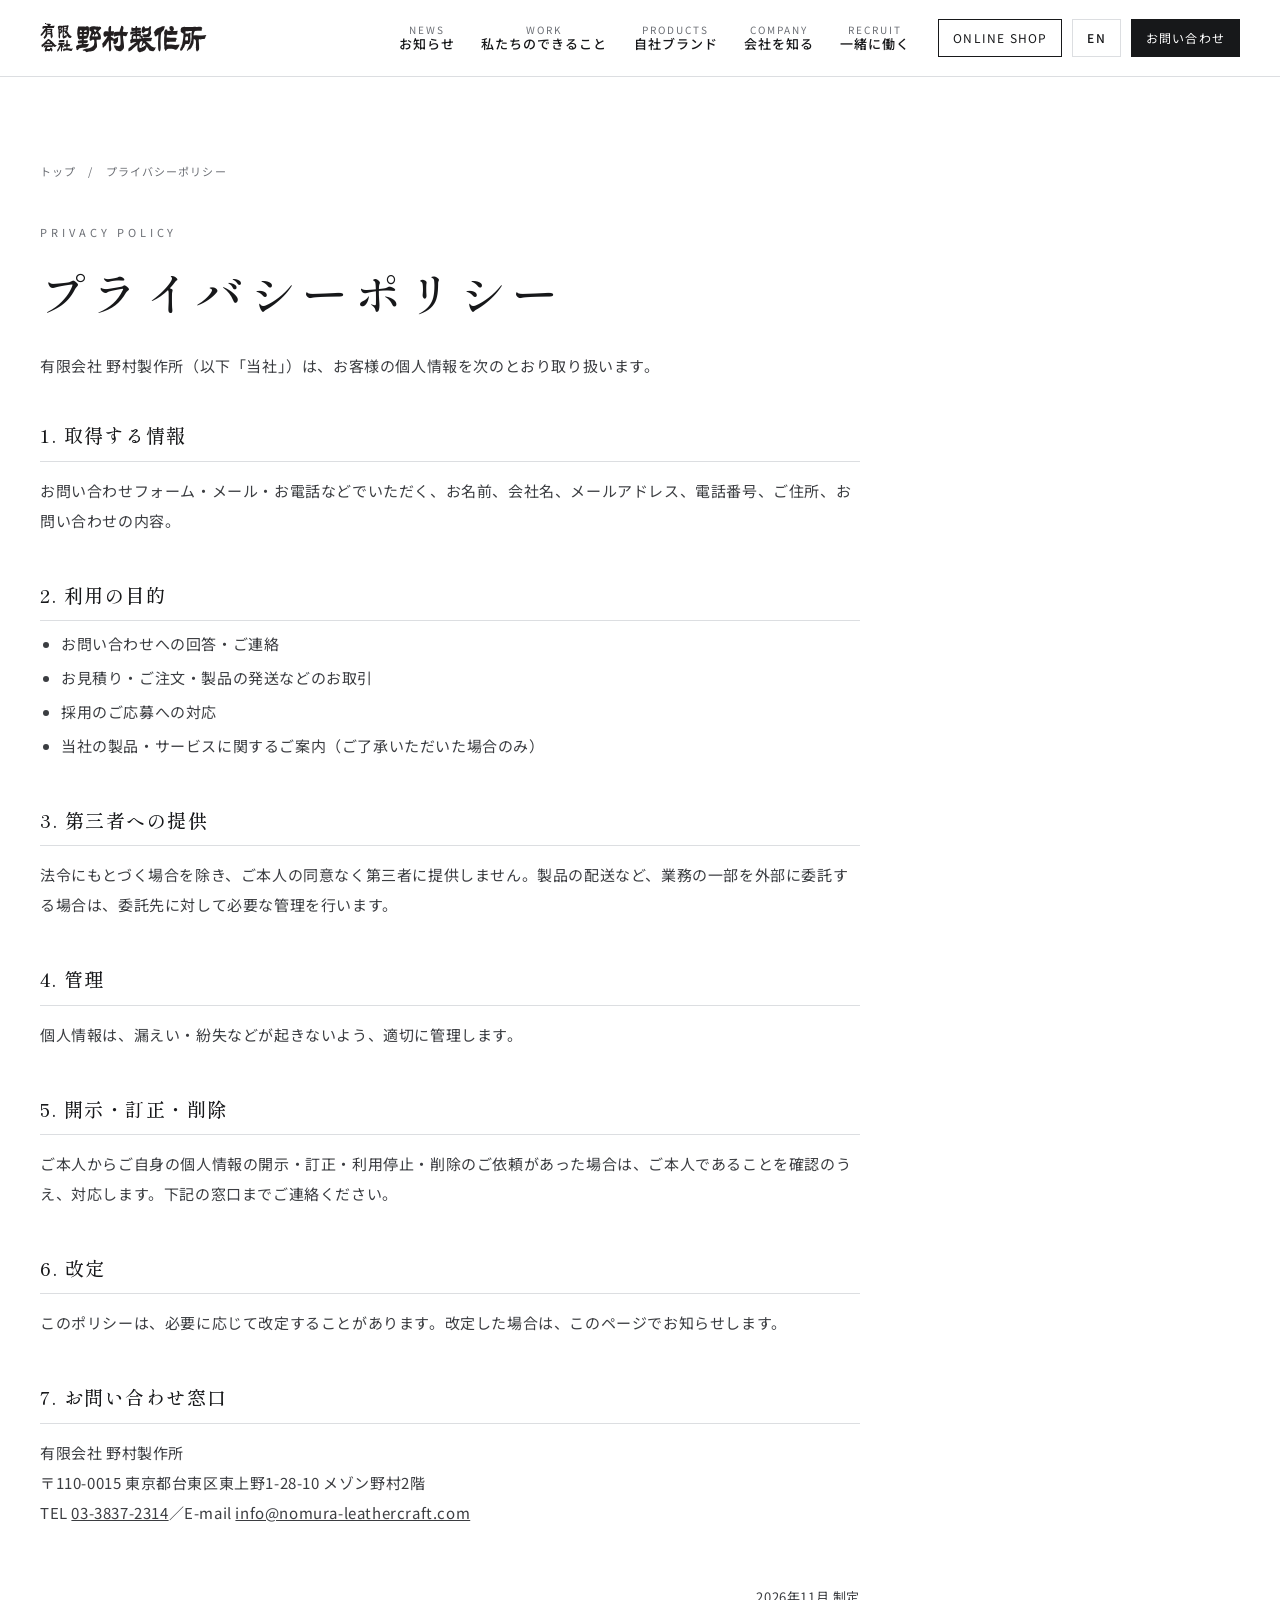
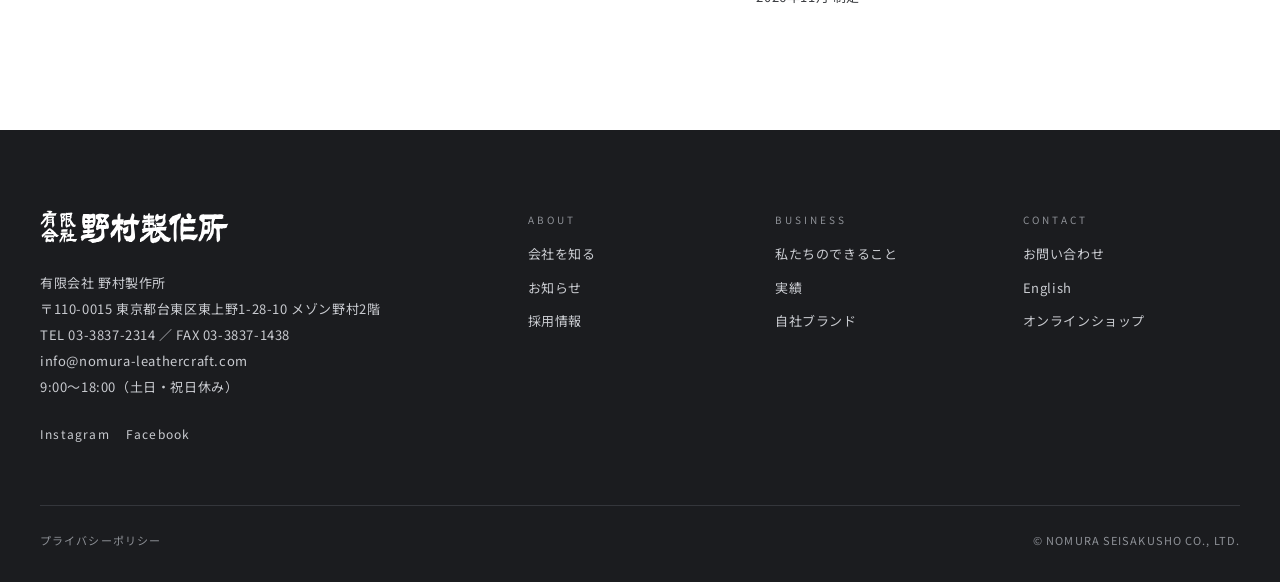
<file: privacy.html>
<!doctype html>
<html lang="ja"><head><meta charset="utf-8"><meta name="viewport" content="width=device-width,initial-scale=1">
<title>プライバシーポリシー｜野村製作所</title><link rel="canonical" href="https://www.nomura-leathercraft.com/privacy.html"><meta property="og:type" content="website"><meta property="og:site_name" content="有限会社 野村製作所"><meta property="og:title" content="プライバシーポリシー｜野村製作所"><meta property="og:description" content="有限会社 野村製作所の個人情報の取り扱い（プライバシーポリシー）。"><meta property="og:url" content="https://www.nomura-leathercraft.com/privacy.html"><meta property="og:image" content="https://www.nomura-leathercraft.com/assets/og.jpg"><meta name="twitter:card" content="summary_large_image"><meta name="description" content="有限会社 野村製作所の個人情報の取り扱い（プライバシーポリシー）。"><meta name="robots" content="noindex">
<link rel="preconnect" href="https://fonts.googleapis.com"><link rel="preconnect" href="https://fonts.gstatic.com" crossorigin>
<link href="https://fonts.googleapis.com/css2?family=Noto+Sans+JP:wght@400;500&family=Shippori+Mincho:wght@500;600&display=swap" rel="stylesheet">
<link rel="stylesheet" href="assets/site.css">
</head><body>
<header class="hd"><div class="wrap hd__in">
<a class="logo" href="index.html" aria-label="有限会社 野村製作所 トップへ"><img class="logo__wm" src="assets/nomura_logo.svg" alt="有限会社 野村製作所" width="167" height="30"></a>
<nav class="gnav" aria-label="メイン"><a href="news.html"><span>NEWS</span><b>お知らせ</b></a><a href="work.html"><span>WORK</span><b>私たちのできること</b></a><a href="products.html"><span>PRODUCTS</span><b>自社ブランド</b></a><a href="company.html"><span>COMPANY</span><b>会社を知る</b></a><a href="recruit.html"><span>RECRUIT</span><b>一緒に働く</b></a></nav>
<div class="hd__act"><a class="btn-shop" href="products.html#shops">ONLINE SHOP</a><a class="btn-en" href="en.html" lang="en">EN</a><a class="btn-ct" href="contact.html">お問い合わせ</a></div>
<button class="menu" aria-label="メニュー"><i></i><i></i><i></i></button>
</div></header>
<nav class="spnav" aria-label="メニュー"><a href="index.html">トップ<span>TOP</span></a><a href="news.html">お知らせ<span>NEWS</span></a><a href="work.html">私たちのできること<span>WORK</span></a><a href="products.html">自社ブランド<span>PRODUCTS</span></a><a href="company.html">会社を知る<span>COMPANY</span></a><a href="recruit.html">一緒に働く<span>RECRUIT</span></a><a href="works.html">実績<span>WORKS</span></a><a href="contact.html">お問い合わせ<span>CONTACT</span></a><div class="sp-btns"><a class="fill" href="contact.html?type=oem">OEMのご相談</a><a href="products.html#shops">ONLINE SHOP（3つのストア）</a><a href="en.html" lang="en">English / For international partners</a></div></nav>
<main>
<section class="ph-head"><div class="wrap">
<p class="crumb"><a href="index.html">トップ</a>　/　プライバシーポリシー</p>
<p class="en">PRIVACY POLICY</p><h1>プライバシーポリシー</h1><p class="lead">有限会社 野村製作所（以下「当社」）は、お客様の個人情報を次のとおり取り扱います。</p>
</div></section>
<section class="sec" style="padding-top:40px"><div class="wrap"><div class="policy">
<h2>1. 取得する情報</h2><p>お問い合わせフォーム・メール・お電話などでいただく、お名前、会社名、メールアドレス、電話番号、ご住所、お問い合わせの内容。</p><h2>2. 利用の目的</h2><ul><li>お問い合わせへの回答・ご連絡</li><li>お見積り・ご注文・製品の発送などのお取引</li><li>採用のご応募への対応</li><li>当社の製品・サービスに関するご案内（ご了承いただいた場合のみ）</li></ul><h2>3. 第三者への提供</h2><p>法令にもとづく場合を除き、ご本人の同意なく第三者に提供しません。製品の配送など、業務の一部を外部に委託する場合は、委託先に対して必要な管理を行います。</p><h2>4. 管理</h2><p>個人情報は、漏えい・紛失などが起きないよう、適切に管理します。</p><h2>5. 開示・訂正・削除</h2><p>ご本人からご自身の個人情報の開示・訂正・利用停止・削除のご依頼があった場合は、ご本人であることを確認のうえ、対応します。下記の窓口までご連絡ください。</p><h2>6. 改定</h2><p>このポリシーは、必要に応じて改定することがあります。改定した場合は、このページでお知らせします。</p><h2>7. お問い合わせ窓口</h2><p>有限会社 野村製作所<br>〒110-0015 東京都台東区東上野1-28-10 メゾン野村2階<br>TEL <a href="tel:0338372314">03-3837-2314</a>／E-mail <a href="mailto:info@nomura-leathercraft.com">info@nomura-leathercraft.com</a></p>
<p class="policy__date">2026年11月 制定</p>
</div></div></section>
</main>
<footer class="ft"><div class="wrap">
<div class="ft__top"><div>
<a class="logo" href="index.html" aria-label="有限会社 野村製作所 トップへ"><img class="logo__wm" src="assets/nomura_logo_wh.svg" alt="有限会社 野村製作所" width="189" height="34"></a>
<address>有限会社 野村製作所 <br>〒110-0015 東京都台東区東上野1-28-10 メゾン野村2階<br>TEL 03-3837-2314 ／ FAX 03-3837-1438<br><a href="mailto:info@nomura-leathercraft.com">info@nomura-leathercraft.com</a><br>9:00〜18:00（土日・祝日休み）</address>
<div class="ft__sns"><a href="https://www.instagram.com/nomuraseisakusho_official/" target="_blank" rel="noopener">Instagram</a><a href="https://www.facebook.com/nomuraseisakusho/" target="_blank" rel="noopener">Facebook</a></div>
</div>
<div class="ft__nav">
<div><h4>ABOUT</h4><a href="company.html">会社を知る</a><a href="news.html">お知らせ</a><a href="recruit.html">採用情報</a></div>
<div><h4>BUSINESS</h4><a href="work.html">私たちのできること</a><a href="works.html">実績</a><a href="products.html">自社ブランド</a></div>
<div><h4>CONTACT</h4><a href="contact.html">お問い合わせ</a><a href="en.html" lang="en">English</a><a href="products.html#shops">オンラインショップ</a></div>
</div></div>
<div class="ft__bt"><span><a href="privacy.html">プライバシーポリシー</a></span><span>© NOMURA SEISAKUSHO CO., LTD.</span></div>
</div></footer>
<script>
(function(){var q=location.search;if(q.indexOf('check')>-1)document.body.classList.add('check');if(q.indexOf('static')>-1)document.body.classList.add('static');
var m=document.querySelector('.menu');if(m)m.addEventListener('click',function(){document.body.classList.toggle('menu-open')});
document.querySelectorAll('.spnav a').forEach(function(a){a.addEventListener('click',function(){document.body.classList.remove('menu-open')})});
document.querySelectorAll('a[href="#"]').forEach(function(a){a.addEventListener('click',function(e){e.preventDefault()})});})();
</script>
</body></html>
</file>
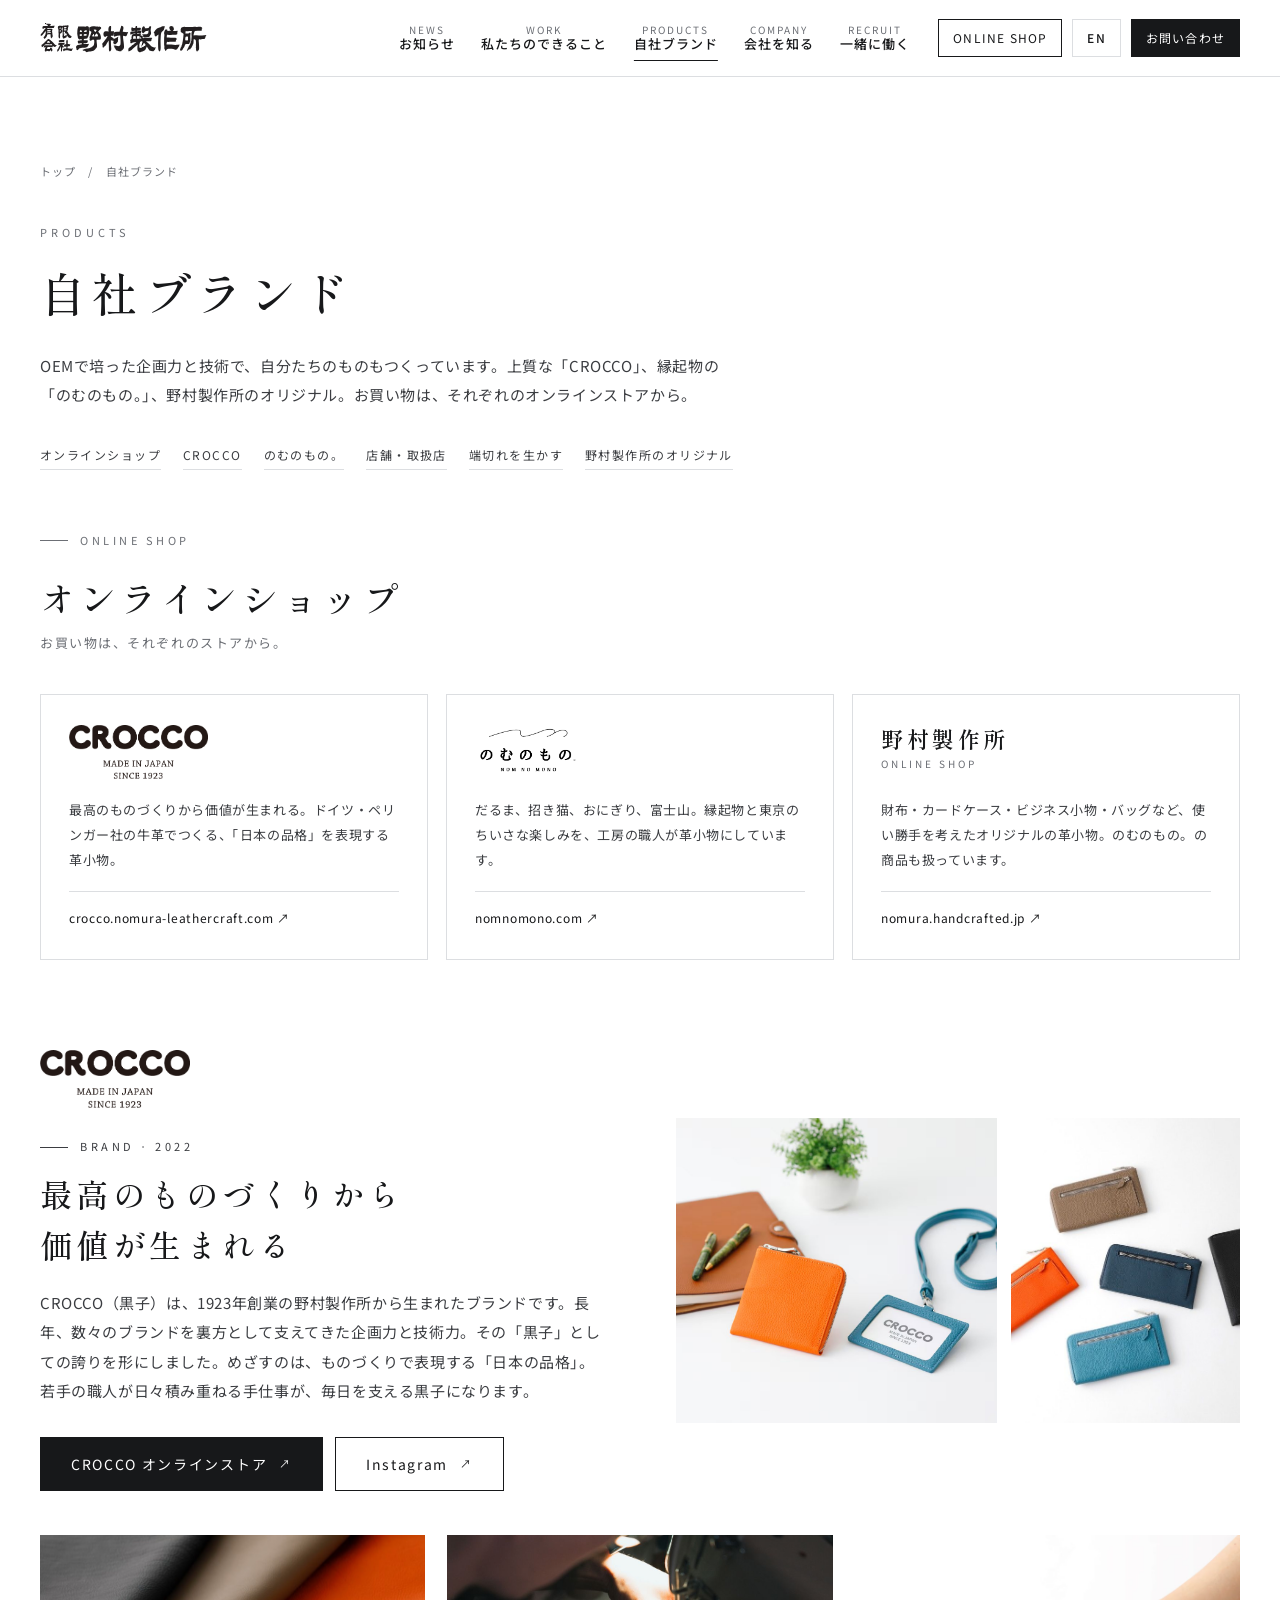
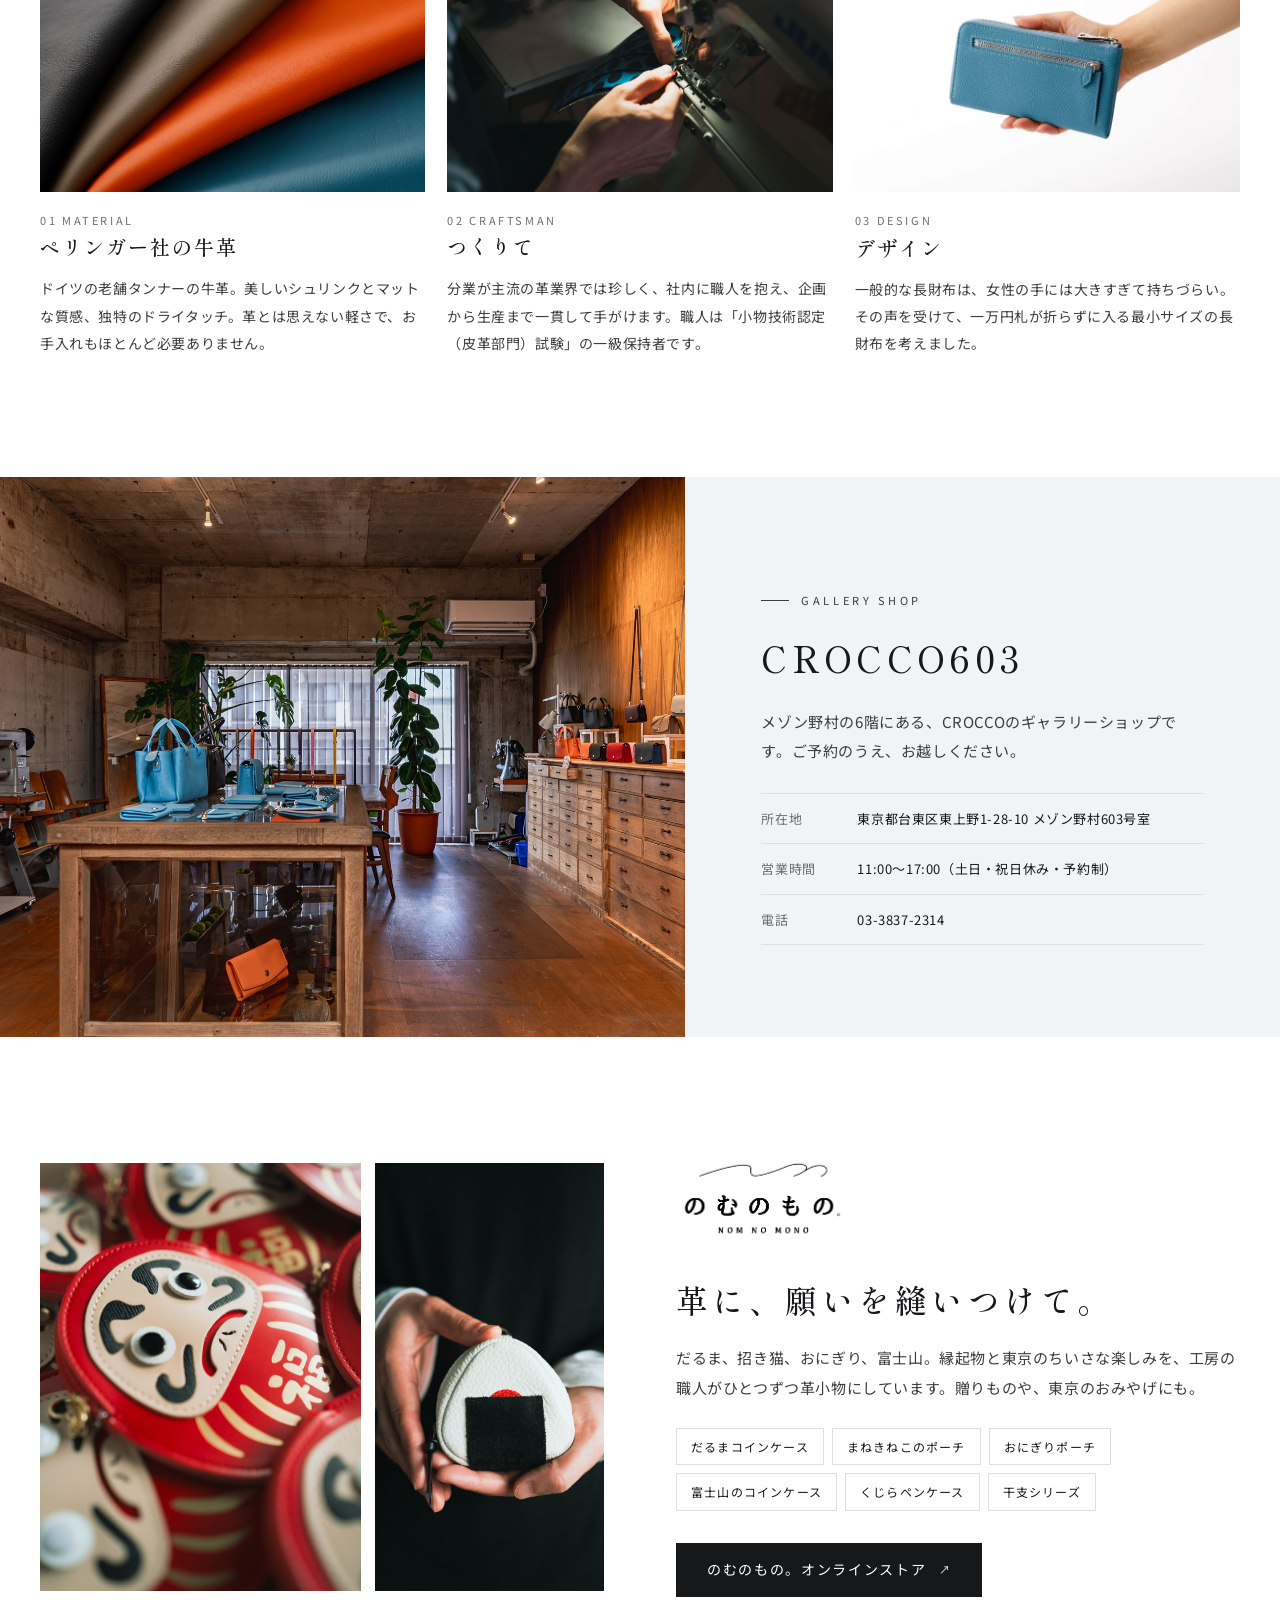
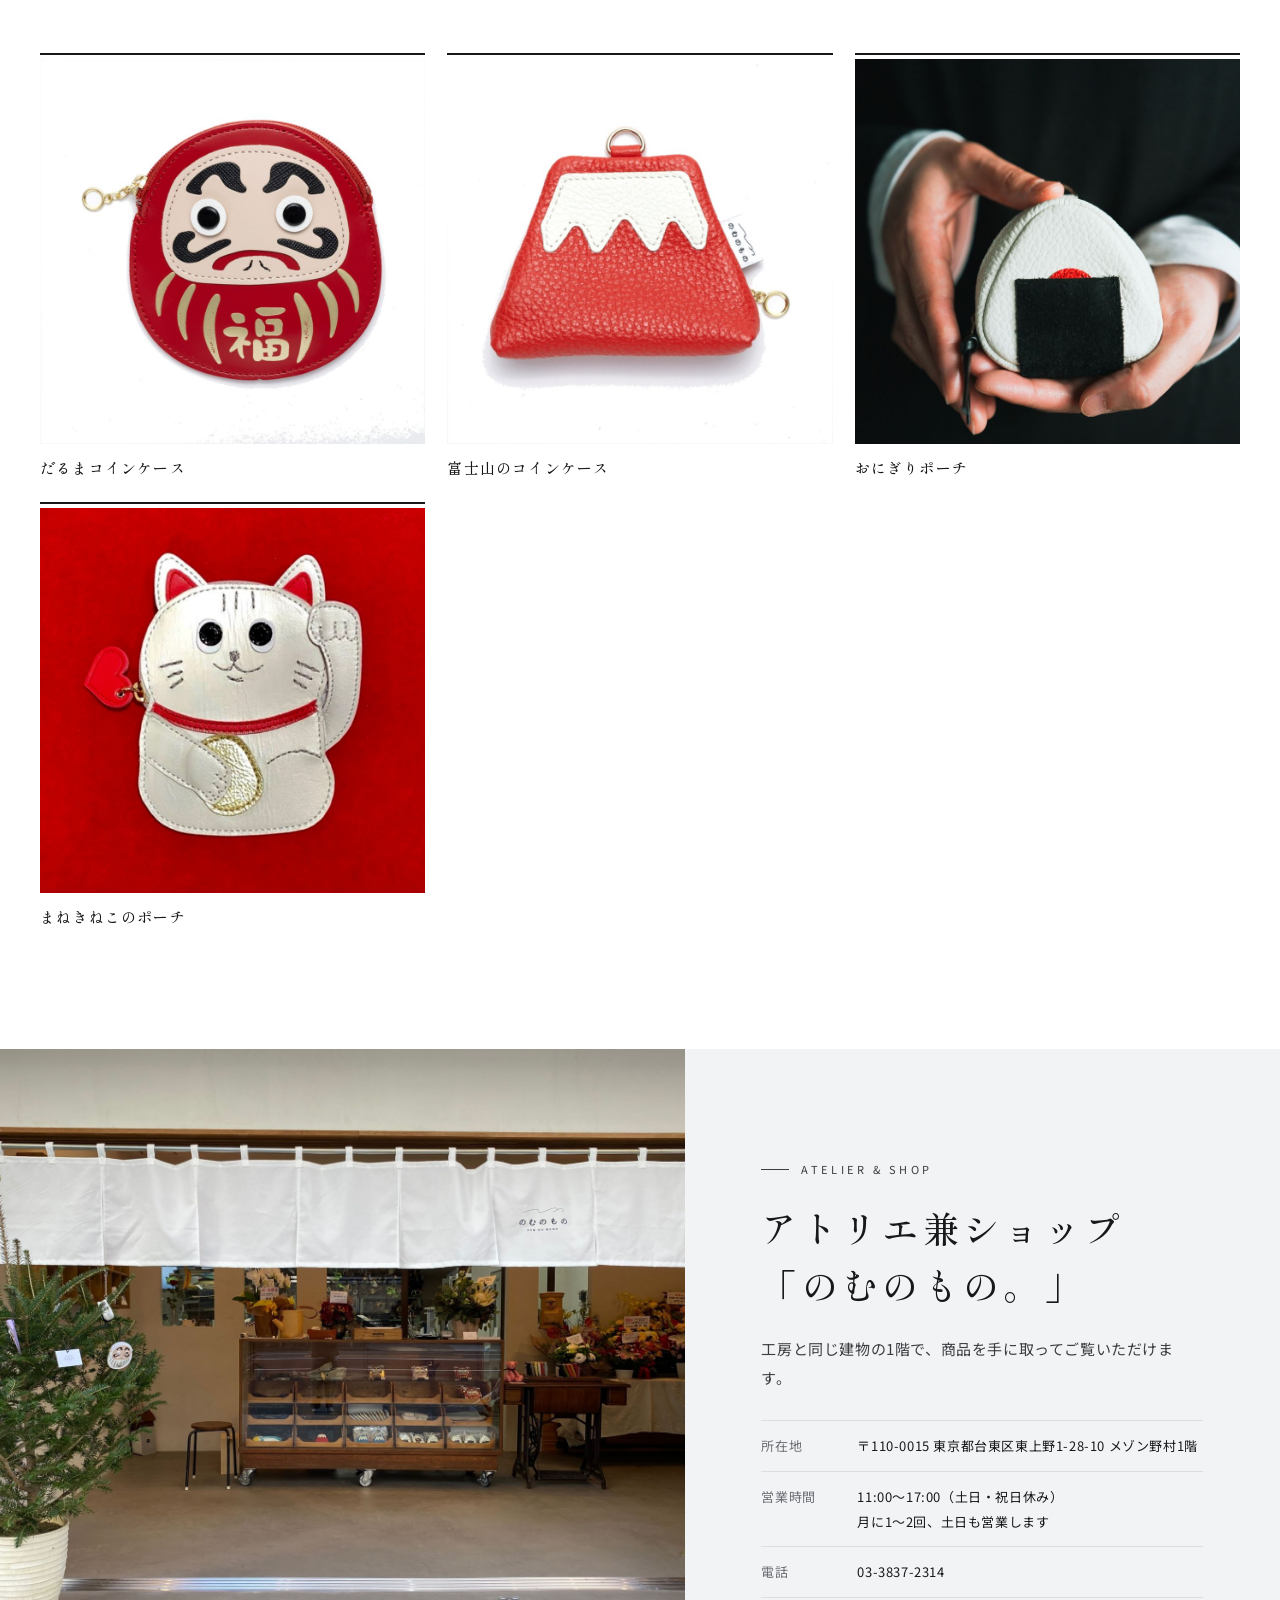
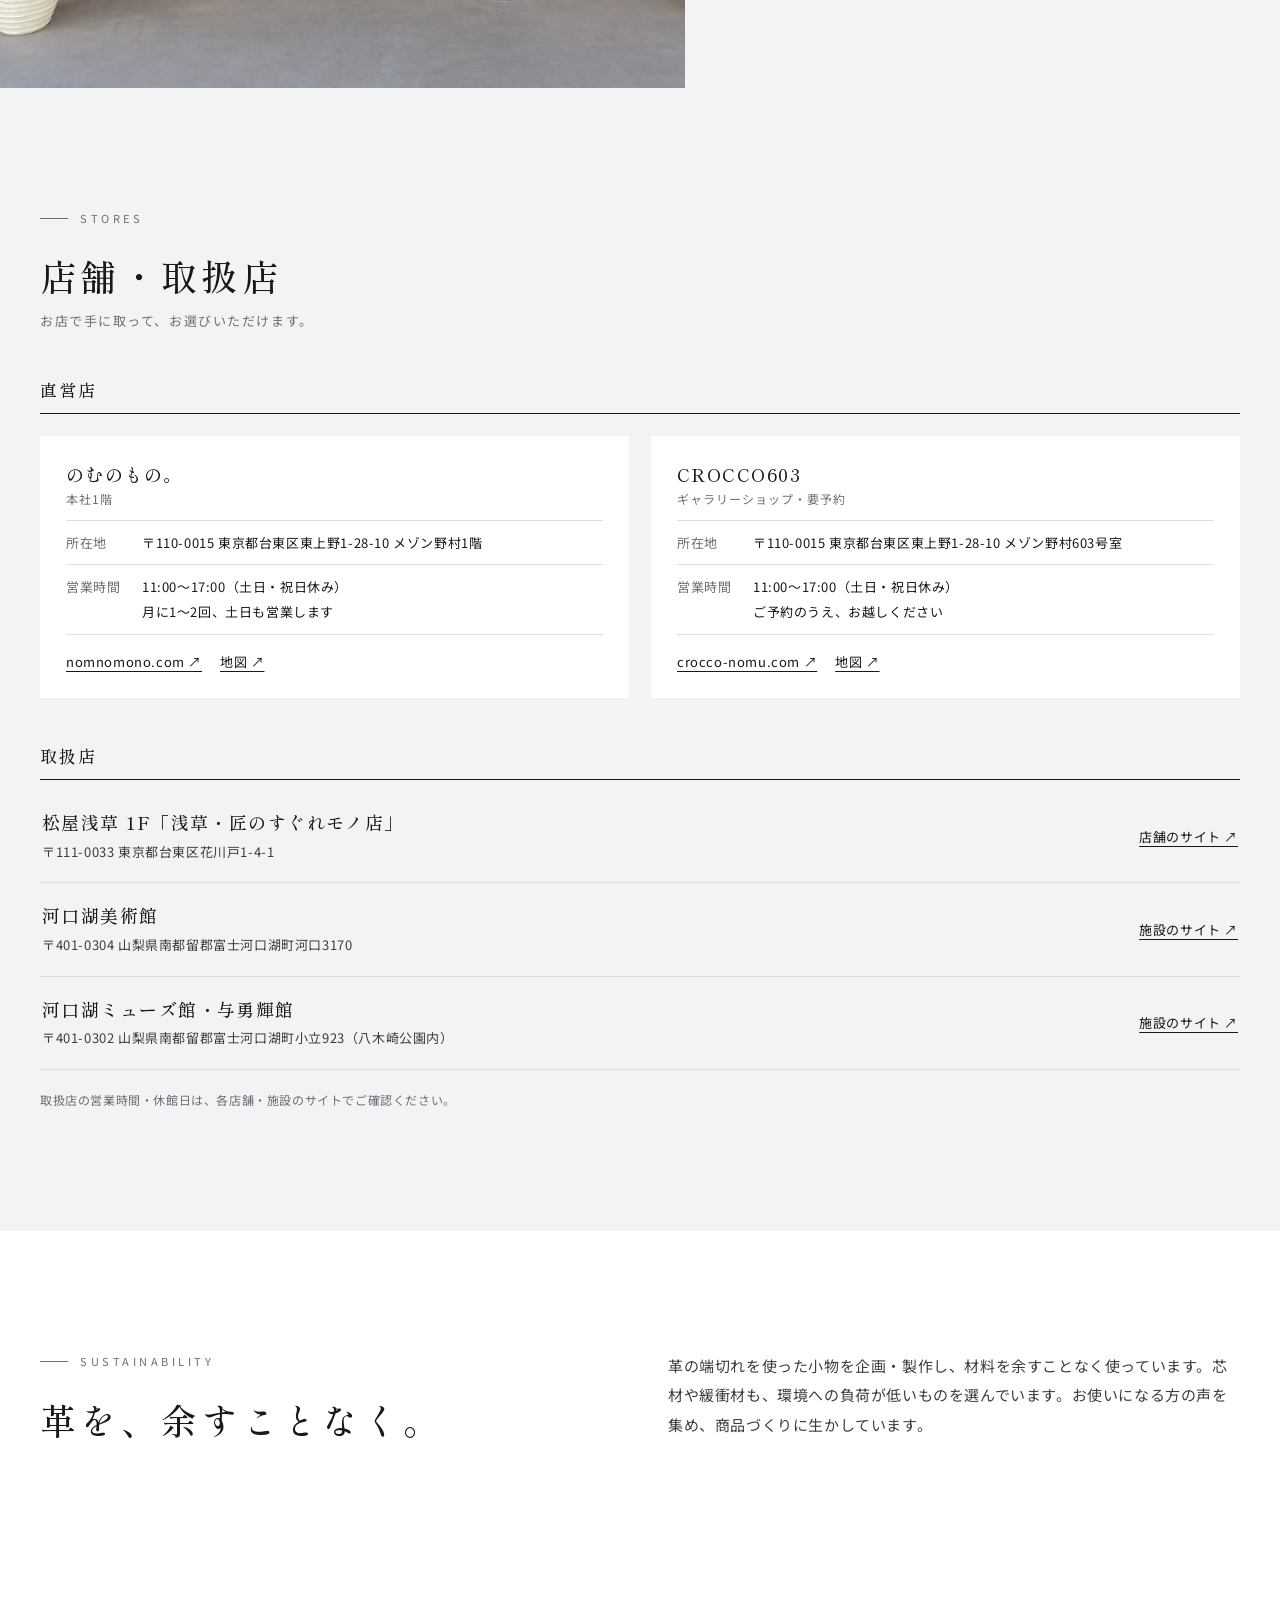
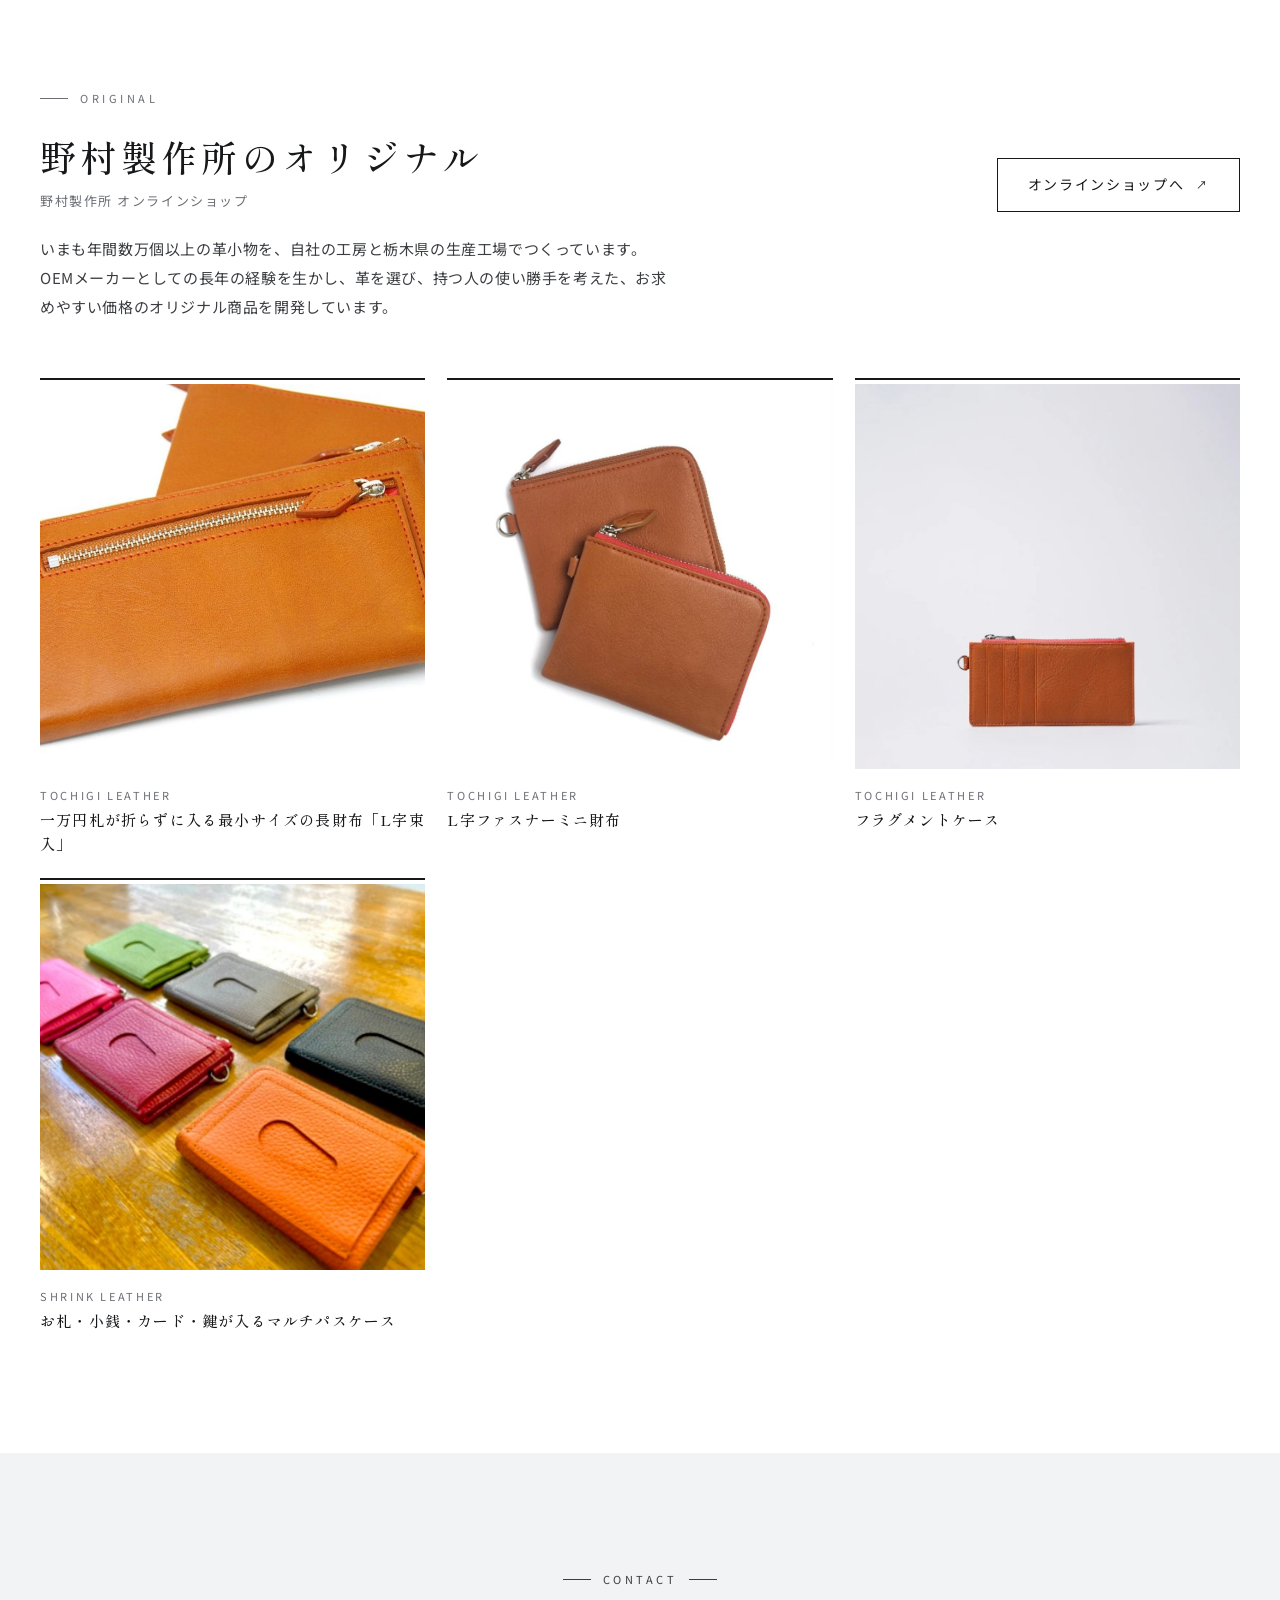
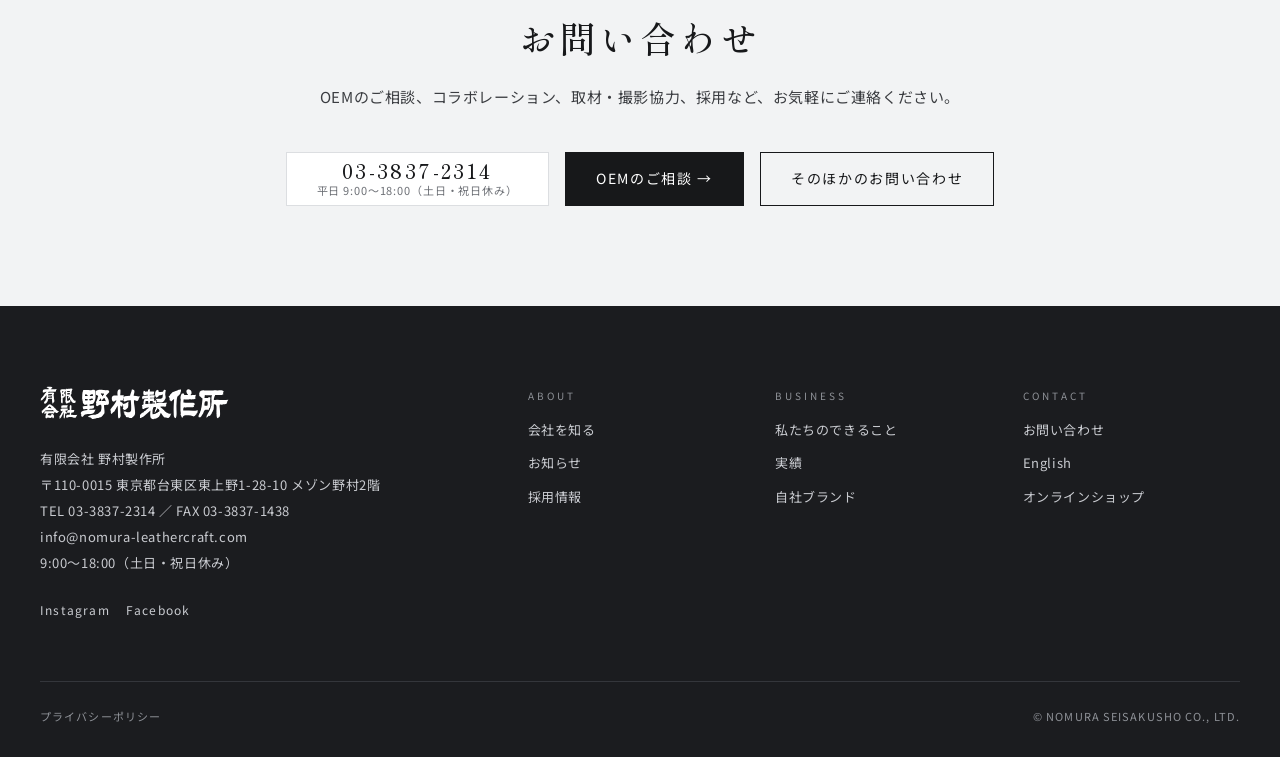
<file: products.html>
<!doctype html>
<html lang="ja"><head><meta charset="utf-8"><meta name="viewport" content="width=device-width,initial-scale=1">
<title>自社ブランド｜野村製作所</title><link rel="canonical" href="https://www.nomura-leathercraft.com/products.html"><meta property="og:type" content="website"><meta property="og:site_name" content="有限会社 野村製作所"><meta property="og:title" content="自社ブランド｜野村製作所"><meta property="og:description" content="野村製作所の自社ブランド「CROCCO」と「のむのもの。」。OEMで培った技術でつくる革小物。"><meta property="og:url" content="https://www.nomura-leathercraft.com/products.html"><meta property="og:image" content="https://www.nomura-leathercraft.com/assets/og.jpg"><meta name="twitter:card" content="summary_large_image"><meta name="description" content="野村製作所の自社ブランド「CROCCO」と「のむのもの。」。OEMで培った技術でつくる革小物。"><meta name="robots" content="noindex">
<link rel="preconnect" href="https://fonts.googleapis.com"><link rel="preconnect" href="https://fonts.gstatic.com" crossorigin>
<link href="https://fonts.googleapis.com/css2?family=Noto+Sans+JP:wght@400;500&family=Shippori+Mincho:wght@500;600&display=swap" rel="stylesheet">
<link rel="stylesheet" href="assets/site.css">
</head><body>
<header class="hd"><div class="wrap hd__in">
<a class="logo" href="index.html" aria-label="有限会社 野村製作所 トップへ"><img class="logo__wm" src="assets/nomura_logo.svg" alt="有限会社 野村製作所" width="167" height="30"></a>
<nav class="gnav" aria-label="メイン"><a href="news.html"><span>NEWS</span><b>お知らせ</b></a><a href="work.html"><span>WORK</span><b>私たちのできること</b></a><a href="products.html" class="is-cur"><span>PRODUCTS</span><b>自社ブランド</b></a><a href="company.html"><span>COMPANY</span><b>会社を知る</b></a><a href="recruit.html"><span>RECRUIT</span><b>一緒に働く</b></a></nav>
<div class="hd__act"><a class="btn-shop" href="products.html#shops">ONLINE SHOP</a><a class="btn-en" href="en.html" lang="en">EN</a><a class="btn-ct" href="contact.html">お問い合わせ</a></div>
<button class="menu" aria-label="メニュー"><i></i><i></i><i></i></button>
</div></header>
<nav class="spnav" aria-label="メニュー"><a href="index.html">トップ<span>TOP</span></a><a href="news.html">お知らせ<span>NEWS</span></a><a href="work.html">私たちのできること<span>WORK</span></a><a href="products.html">自社ブランド<span>PRODUCTS</span></a><a href="company.html">会社を知る<span>COMPANY</span></a><a href="recruit.html">一緒に働く<span>RECRUIT</span></a><a href="works.html">実績<span>WORKS</span></a><a href="contact.html">お問い合わせ<span>CONTACT</span></a><div class="sp-btns"><a class="fill" href="contact.html?type=oem">OEMのご相談</a><a href="products.html#shops">ONLINE SHOP（3つのストア）</a><a href="en.html" lang="en">English / For international partners</a></div></nav>
<main>
<section class="ph-head"><div class="wrap">
<p class="crumb"><a href="index.html">トップ</a>　/　自社ブランド</p>
<p class="en">PRODUCTS</p><h1>自社ブランド</h1><p class="lead">OEMで培った企画力と技術で、自分たちのものもつくっています。上質な「CROCCO」、縁起物の「のむのもの。」、野村製作所のオリジナル。お買い物は、それぞれのオンラインストアから。</p><nav class="toc"><a href="#shops">オンラインショップ</a><a href="#crocco">CROCCO</a><a href="#nomunomono">のむのもの。</a><a href="#stores">店舗・取扱店</a><a href="#eco">端切れを生かす</a><a href="#original">野村製作所のオリジナル</a></nav>
</div></section>
<section class="sec" id="shops" style="padding-top:60px;padding-bottom:20px"><div class="wrap">
<p class="lbl">Online Shop</p><h2 class="h2">オンラインショップ<small>お買い物は、それぞれのストアから。</small></h2>
<div class="shops">
<a class="shop" href="https://crocco.nomura-leathercraft.com/" target="_blank" rel="noopener"><img src="assets/crocco_logo.png" alt="CROCCO" class="shop__lg"><p>最高のものづくりから価値が生まれる。ドイツ・ペリンガー社の牛革でつくる、「日本の品格」を表現する革小物。</p><span>crocco.nomura-leathercraft.com ↗</span></a>
<a class="shop" href="https://nomnomono.com/" target="_blank" rel="noopener"><img src="assets/nomunomono_logo_bk.png" alt="のむのもの。" class="shop__lg"><p>だるま、招き猫、おにぎり、富士山。縁起物と東京のちいさな楽しみを、工房の職人が革小物にしています。</p><span>nomnomono.com ↗</span></a>
<a class="shop" href="https://nomura.handcrafted.jp/" target="_blank" rel="noopener"><b class="shop__tx">野村製作所<small>ONLINE SHOP</small></b><p>財布・カードケース・ビジネス小物・バッグなど、使い勝手を考えたオリジナルの革小物。のむのもの。の商品も扱っています。</p><span>nomura.handcrafted.jp ↗</span></a>
</div>
</div></section>
<section class="sec" id="crocco" style="padding-top:70px"><div class="wrap">
<div class="prod">
<div><img class="prod__logo" src="assets/crocco_logo.png" alt="CROCCO" style="width:150px">
<p class="lbl" style="margin-bottom:10px">Brand · 2022</p>
<h3>最高のものづくりから<br>価値が生まれる</h3>
<p>CROCCO（黒子）は、1923年創業の野村製作所から生まれたブランドです。長年、数々のブランドを裏方として支えてきた企画力と技術力。その「黒子」としての誇りを形にしました。めざすのは、ものづくりで表現する「日本の品格」。若手の職人が日々積み重ねる手仕事が、毎日を支える黒子になります。</p>
<div class="btns"><a class="btn btn--fill" href="https://crocco.nomura-leathercraft.com/" target="_blank" rel="noopener">CROCCO オンラインストア <span class="ext">↗</span></a><a class="btn btn--line" href="https://www.instagram.com/crocco_tokyo/" target="_blank" rel="noopener">Instagram <span class="ext">↗</span></a></div></div>
<div class="prod__ph"><img src="assets/crocco_life.jpg" alt="CROCCOの革小物" style="object-position:45% 50%"><img src="assets/cr_fukusa.jpg" alt="CROCCOの財布" style="object-position:50% 50%"></div>
</div>
<div class="duo duo3">
<div class="box" style="padding:0;border:0;background:none"><img src="assets/crocco_leather.jpg" alt="CROCCOの革" style="aspect-ratio:3/2;object-fit:cover;width:100%"><p class="k" style="margin-top:18px">01 MATERIAL</p><h3>ペリンガー社の牛革</h3><p>ドイツの老舗タンナーの牛革。美しいシュリンクとマットな質感、独特のドライタッチ。革とは思えない軽さで、お手入れもほとんど必要ありません。</p></div>
<div class="box" style="padding:0;border:0;background:none"><img src="assets/sewing_hands.jpg" alt="ミシンで縫う手元" style="aspect-ratio:3/2;object-fit:cover;width:100%"><p class="k" style="margin-top:18px">02 CRAFTSMAN</p><h3>つくりて</h3><p>分業が主流の革業界では珍しく、社内に職人を抱え、企画から生産まで一貫して手がけます。職人は「小物技術認定（皮革部門）試験」の一級保持者です。</p></div>
<div class="box" style="padding:0;border:0;background:none"><img src="assets/crocco_hand.jpg" alt="長財布を手に持つ" style="aspect-ratio:3/2;object-fit:cover;width:100%"><p class="k" style="margin-top:18px">03 DESIGN</p><h3>デザイン</h3><p>一般的な長財布は、女性の手には大きすぎて持ちづらい。その声を受けて、一万円札が折らずに入る最小サイズの長財布を考えました。</p></div>
</div>

</div></section>
<section class="split">
<div class="split__ph"><img src="assets/crocco603.jpg" alt="CROCCO603 ギャラリーショップの店内"></div>
<div class="split__tx"><p class="lbl">Gallery Shop</p><h2 class="h2">CROCCO603</h2>
<p>メゾン野村の6階にある、CROCCOのギャラリーショップです。ご予約のうえ、お越しください。</p>
<dl class="info"><div><dt>所在地</dt><dd>東京都台東区東上野1-28-10 メゾン野村603号室</dd></div><div><dt>営業時間</dt><dd>11:00〜17:00（土日・祝日休み・予約制）</dd></div><div><dt>電話</dt><dd>03-3837-2314</dd></div></dl></div>
</section>
<section class="sec" id="nomunomono"><div class="wrap">
<div class="prod">
<div class="prod__ph"><img src="assets/daruma_pile.jpg" alt="だるまのコインケース" style="aspect-ratio:3/4"><img src="assets/onigiri.jpg" alt="おにぎりポーチ"></div>
<div><img class="prod__logo" src="assets/nomunomono_logo_bk.png" alt="のむのもの。">
<h3>革に、願いを縫いつけて。</h3>
<p>だるま、招き猫、おにぎり、富士山。縁起物と東京のちいさな楽しみを、工房の職人がひとつずつ革小物にしています。贈りものや、東京のおみやげにも。</p>
<ul class="tags"><li>だるまコインケース</li><li>まねきねこのポーチ</li><li>おにぎりポーチ</li><li>富士山のコインケース</li><li>くじらペンケース</li><li>干支シリーズ</li></ul>
<div class="btns"><a class="btn btn--fill" href="https://nomnomono.com/" target="_blank" rel="noopener">のむのもの。オンラインストア <span class="ext">↗</span></a></div></div>
</div>
<ul class="works">
<li><img src="assets/item_daruma.jpg" alt="だるまコインケース 赤"><h3 style="font-size:15px;margin-top:12px">だるまコインケース</h3></li>
<li><img src="assets/item_fuji.jpg" alt="富士山のコインケース"><h3 style="font-size:15px;margin-top:12px">富士山のコインケース</h3></li>
<li><img src="assets/onigiri.jpg" alt="おにぎりポーチ" style="aspect-ratio:1/1;object-fit:cover"><h3 style="font-size:15px;margin-top:12px">おにぎりポーチ</h3></li>
<li><img src="assets/hc_maneki.jpg" alt="まねきねこのポーチ" style="aspect-ratio:1/1;object-fit:cover"><h3 style="font-size:15px;margin-top:12px">まねきねこのポーチ</h3></li>
</ul>
</div></section>
<section class="split" id="shop">
<div class="split__ph"><img src="assets/shop_nomunomono.jpg" alt="アトリエ兼ショップ「のむのもの。」の店先" style="object-position:50% 45%"></div>
<div class="split__tx"><p class="lbl">Atelier &amp; Shop</p><h2 class="h2">アトリエ兼ショップ<br>「のむのもの。」</h2>
<p>工房と同じ建物の1階で、商品を手に取ってご覧いただけます。</p>
<dl class="info"><div><dt>所在地</dt><dd>〒110-0015 東京都台東区東上野1-28-10 メゾン野村1階</dd></div><div><dt>営業時間</dt><dd>11:00〜17:00（土日・祝日休み）<br>月に1〜2回、土日も営業します</dd></div><div><dt>電話</dt><dd>03-3837-2314</dd></div></dl></div>
</section>
<section class="sec sec--gray" id="stores"><div class="wrap">
<p class="lbl">Stores</p><h2 class="h2">店舗・取扱店<small>お店で手に取って、お選びいただけます。</small></h2>
<h3 class="stores__h">直営店</h3>
<div class="stores stores--2">
<div class="store"><h4>のむのもの。<small>本社1階</small></h4><dl><div><dt>所在地</dt><dd>〒110-0015 東京都台東区東上野1-28-10 メゾン野村1階</dd></div><div><dt>営業時間</dt><dd>11:00〜17:00（土日・祝日休み）<br>月に1〜2回、土日も営業します</dd></div></dl><p class="store__ln"><a href="https://nomnomono.com/" target="_blank" rel="noopener">nomnomono.com ↗</a><a href="https://www.google.com/maps/search/?api=1&amp;query=%E6%9D%B1%E4%BA%AC%E9%83%BD%E5%8F%B0%E6%9D%B1%E5%8C%BA%E6%9D%B1%E4%B8%8A%E9%87%8E1-28-10" target="_blank" rel="noopener">地図 ↗</a></p></div>
<div class="store"><h4>CROCCO603<small>ギャラリーショップ・要予約</small></h4><dl><div><dt>所在地</dt><dd>〒110-0015 東京都台東区東上野1-28-10 メゾン野村603号室</dd></div><div><dt>営業時間</dt><dd>11:00〜17:00（土日・祝日休み）<br>ご予約のうえ、お越しください</dd></div></dl><p class="store__ln"><a href="https://crocco-nomu.com/" target="_blank" rel="noopener">crocco-nomu.com ↗</a><a href="https://www.google.com/maps/search/?api=1&amp;query=%E6%9D%B1%E4%BA%AC%E9%83%BD%E5%8F%B0%E6%9D%B1%E5%8C%BA%E6%9D%B1%E4%B8%8A%E9%87%8E1-28-10" target="_blank" rel="noopener">地図 ↗</a></p></div>
</div>
<h3 class="stores__h">取扱店</h3>
<ul class="stores-list">
<li><div><h4>松屋浅草 1F「浅草・匠のすぐれモノ店」</h4><p>〒111-0033 東京都台東区花川戸1-4-1</p></div><a href="https://www.matsuya.com/asakusa/" target="_blank" rel="noopener">店舗のサイト ↗</a></li>
<li><div><h4>河口湖美術館</h4><p>〒401-0304 山梨県南都留郡富士河口湖町河口3170</p></div><a href="https://www.fkchannel.jp/facility-01" target="_blank" rel="noopener">施設のサイト ↗</a></li>
<li><div><h4>河口湖ミューズ館・与勇輝館</h4><p>〒401-0302 山梨県南都留郡富士河口湖町小立923（八木崎公園内）</p></div><a href="https://www.fkchannel.jp/facility-05" target="_blank" rel="noopener">施設のサイト ↗</a></li>
</ul>
<p class="note" style="margin-top:18px">取扱店の営業時間・休館日は、各店舗・施設のサイトでご確認ください。</p>
</div></section>
<section class="sec" id="eco"><div class="wrap grid2">
<div><p class="lbl">Sustainability</p><h2 class="h2">革を、余すことなく。</h2></div>
<div><p class="lead" style="margin-top:0">革の端切れを使った小物を企画・製作し、材料を余すことなく使っています。芯材や緩衝材も、環境への負荷が低いものを選んでいます。お使いになる方の声を集め、商品づくりに生かしています。</p></div>
</div></section>
<section class="sec" id="original"><div class="wrap">
<div class="head-row"><div><p class="lbl">Original</p><h2 class="h2">野村製作所のオリジナル<small>野村製作所 オンラインショップ</small></h2></div><a class="btn btn--line" href="https://nomura.handcrafted.jp/" target="_blank" rel="noopener">オンラインショップへ <span class="ext">↗</span></a></div>
<p class="lead">いまも年間数万個以上の革小物を、自社の工房と栃木県の生産工場でつくっています。OEMメーカーとしての長年の経験を生かし、革を選び、持つ人の使い勝手を考えた、お求めやすい価格のオリジナル商品を開発しています。</p>
<ul class="works">
<li><img src="assets/hc_toc01.jpg" alt="" style="aspect-ratio:1/1;object-fit:cover;background:#fff"><p class="cat">TOCHIGI LEATHER</p><h3 style="font-size:15px">一万円札が折らずに入る最小サイズの長財布「L字束入」</h3></li>
<li><img src="assets/hc_toc12.jpg" alt="" style="aspect-ratio:1/1;object-fit:cover;background:#fff"><p class="cat">TOCHIGI LEATHER</p><h3 style="font-size:15px">L字ファスナーミニ財布</h3></li>
<li><img src="assets/hc_toc31.jpg" alt="" style="aspect-ratio:1/1;object-fit:cover;background:#fff"><p class="cat">TOCHIGI LEATHER</p><h3 style="font-size:15px">フラグメントケース</h3></li>
<li><img src="assets/hc_srk10.jpg" alt="" style="aspect-ratio:1/1;object-fit:cover;background:#fff"><p class="cat">SHRINK LEATHER</p><h3 style="font-size:15px">お札・小銭・カード・鍵が入るマルチパスケース</h3></li>
</ul>
</div></section>
<section class="ctb"><div class="wrap">
<p class="lbl">Contact</p><h2 class="h2">お問い合わせ</h2>
<p>OEMのご相談、コラボレーション、取材・撮影協力、採用など、お気軽にご連絡ください。</p>
<div class="ctb__row"><a class="tel" href="tel:0338372314"><b>03-3837-2314</b><small>平日 9:00〜18:00（土日・祝日休み）</small></a><a class="btn btn--fill" href="contact.html?type=oem">OEMのご相談 →</a><a class="btn btn--line" href="contact.html">そのほかのお問い合わせ</a></div>
</div></section>
</main>
<footer class="ft"><div class="wrap">
<div class="ft__top"><div>
<a class="logo" href="index.html" aria-label="有限会社 野村製作所 トップへ"><img class="logo__wm" src="assets/nomura_logo_wh.svg" alt="有限会社 野村製作所" width="189" height="34"></a>
<address>有限会社 野村製作所 <br>〒110-0015 東京都台東区東上野1-28-10 メゾン野村2階<br>TEL 03-3837-2314 ／ FAX 03-3837-1438<br><a href="mailto:info@nomura-leathercraft.com">info@nomura-leathercraft.com</a><br>9:00〜18:00（土日・祝日休み）</address>
<div class="ft__sns"><a href="https://www.instagram.com/nomuraseisakusho_official/" target="_blank" rel="noopener">Instagram</a><a href="https://www.facebook.com/nomuraseisakusho/" target="_blank" rel="noopener">Facebook</a></div>
</div>
<div class="ft__nav">
<div><h4>ABOUT</h4><a href="company.html">会社を知る</a><a href="news.html">お知らせ</a><a href="recruit.html">採用情報</a></div>
<div><h4>BUSINESS</h4><a href="work.html">私たちのできること</a><a href="works.html">実績</a><a href="products.html">自社ブランド</a></div>
<div><h4>CONTACT</h4><a href="contact.html">お問い合わせ</a><a href="en.html" lang="en">English</a><a href="products.html#shops">オンラインショップ</a></div>
</div></div>
<div class="ft__bt"><span><a href="privacy.html">プライバシーポリシー</a></span><span>© NOMURA SEISAKUSHO CO., LTD.</span></div>
</div></footer>
<script>
(function(){var q=location.search;if(q.indexOf('check')>-1)document.body.classList.add('check');if(q.indexOf('static')>-1)document.body.classList.add('static');
var m=document.querySelector('.menu');if(m)m.addEventListener('click',function(){document.body.classList.toggle('menu-open')});
document.querySelectorAll('.spnav a').forEach(function(a){a.addEventListener('click',function(){document.body.classList.remove('menu-open')})});
document.querySelectorAll('a[href="#"]').forEach(function(a){a.addEventListener('click',function(e){e.preventDefault()})});})();
</script>
</body></html>
</file>
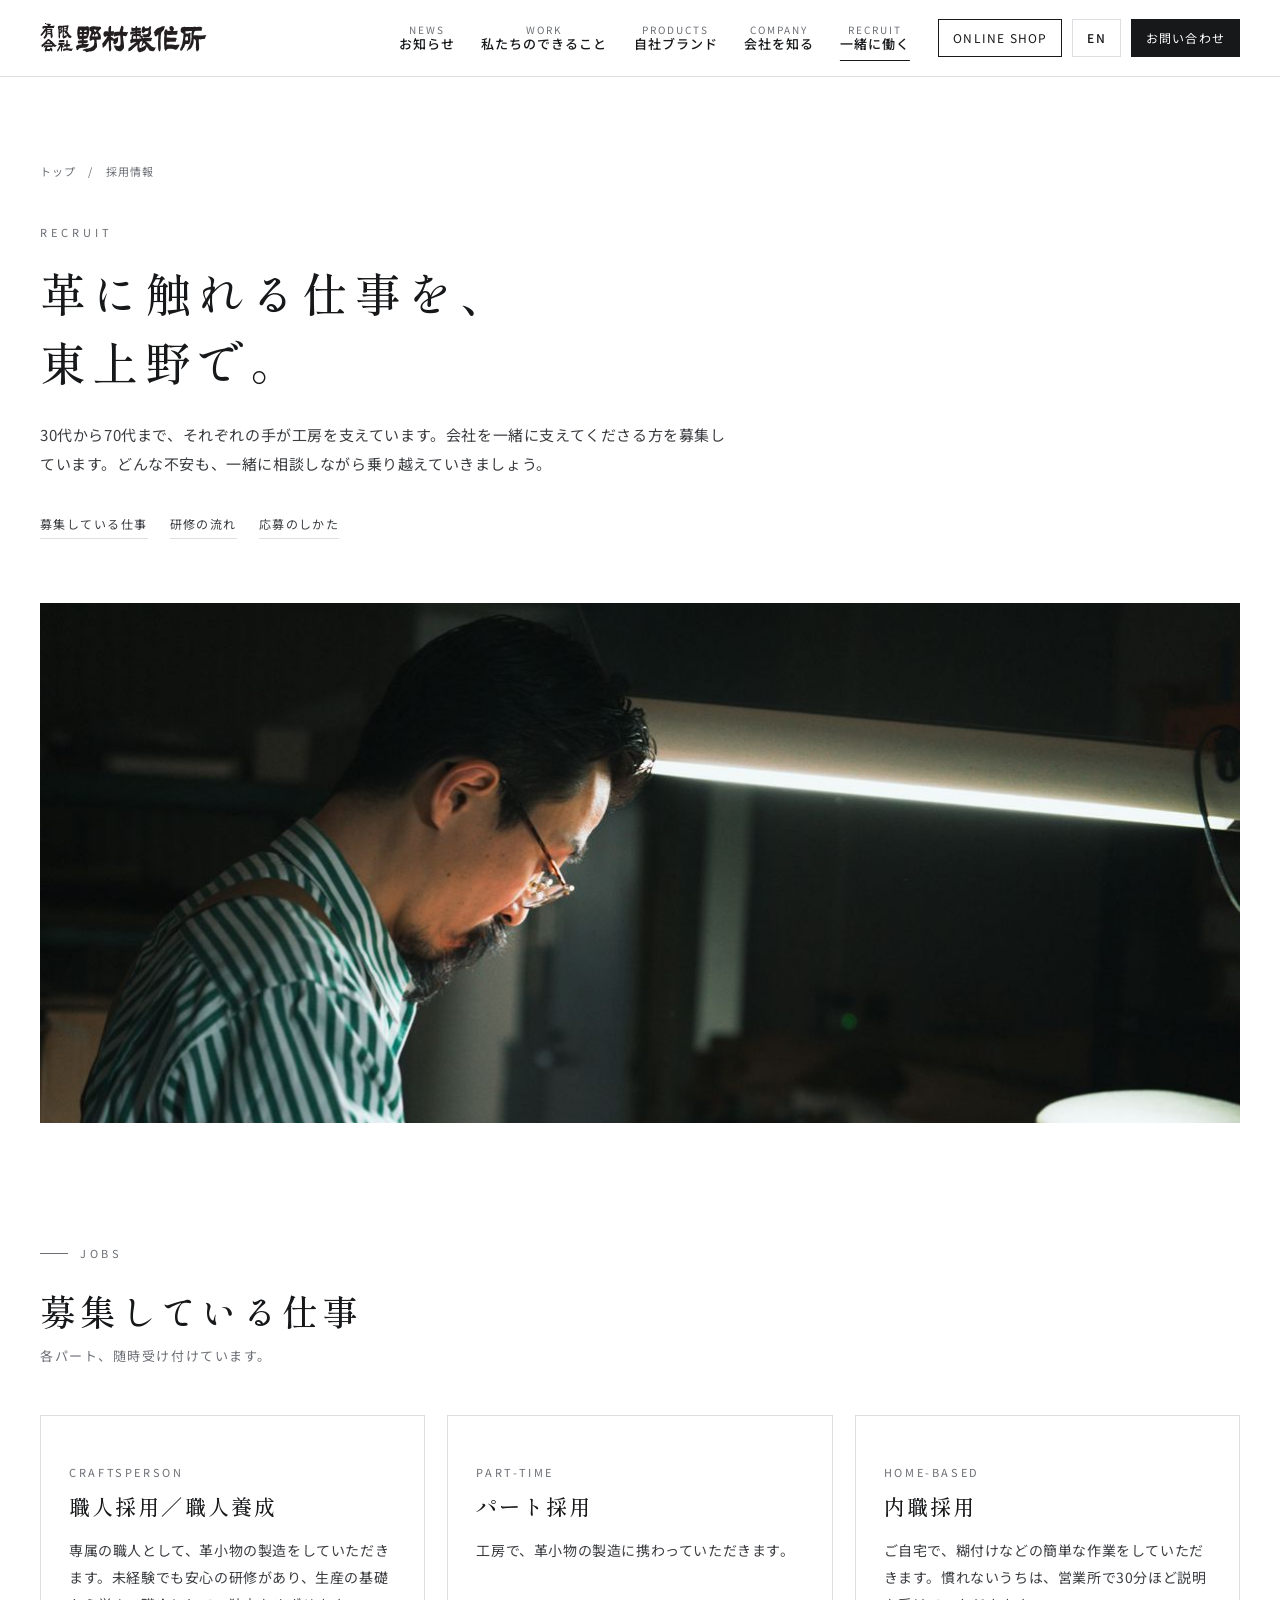
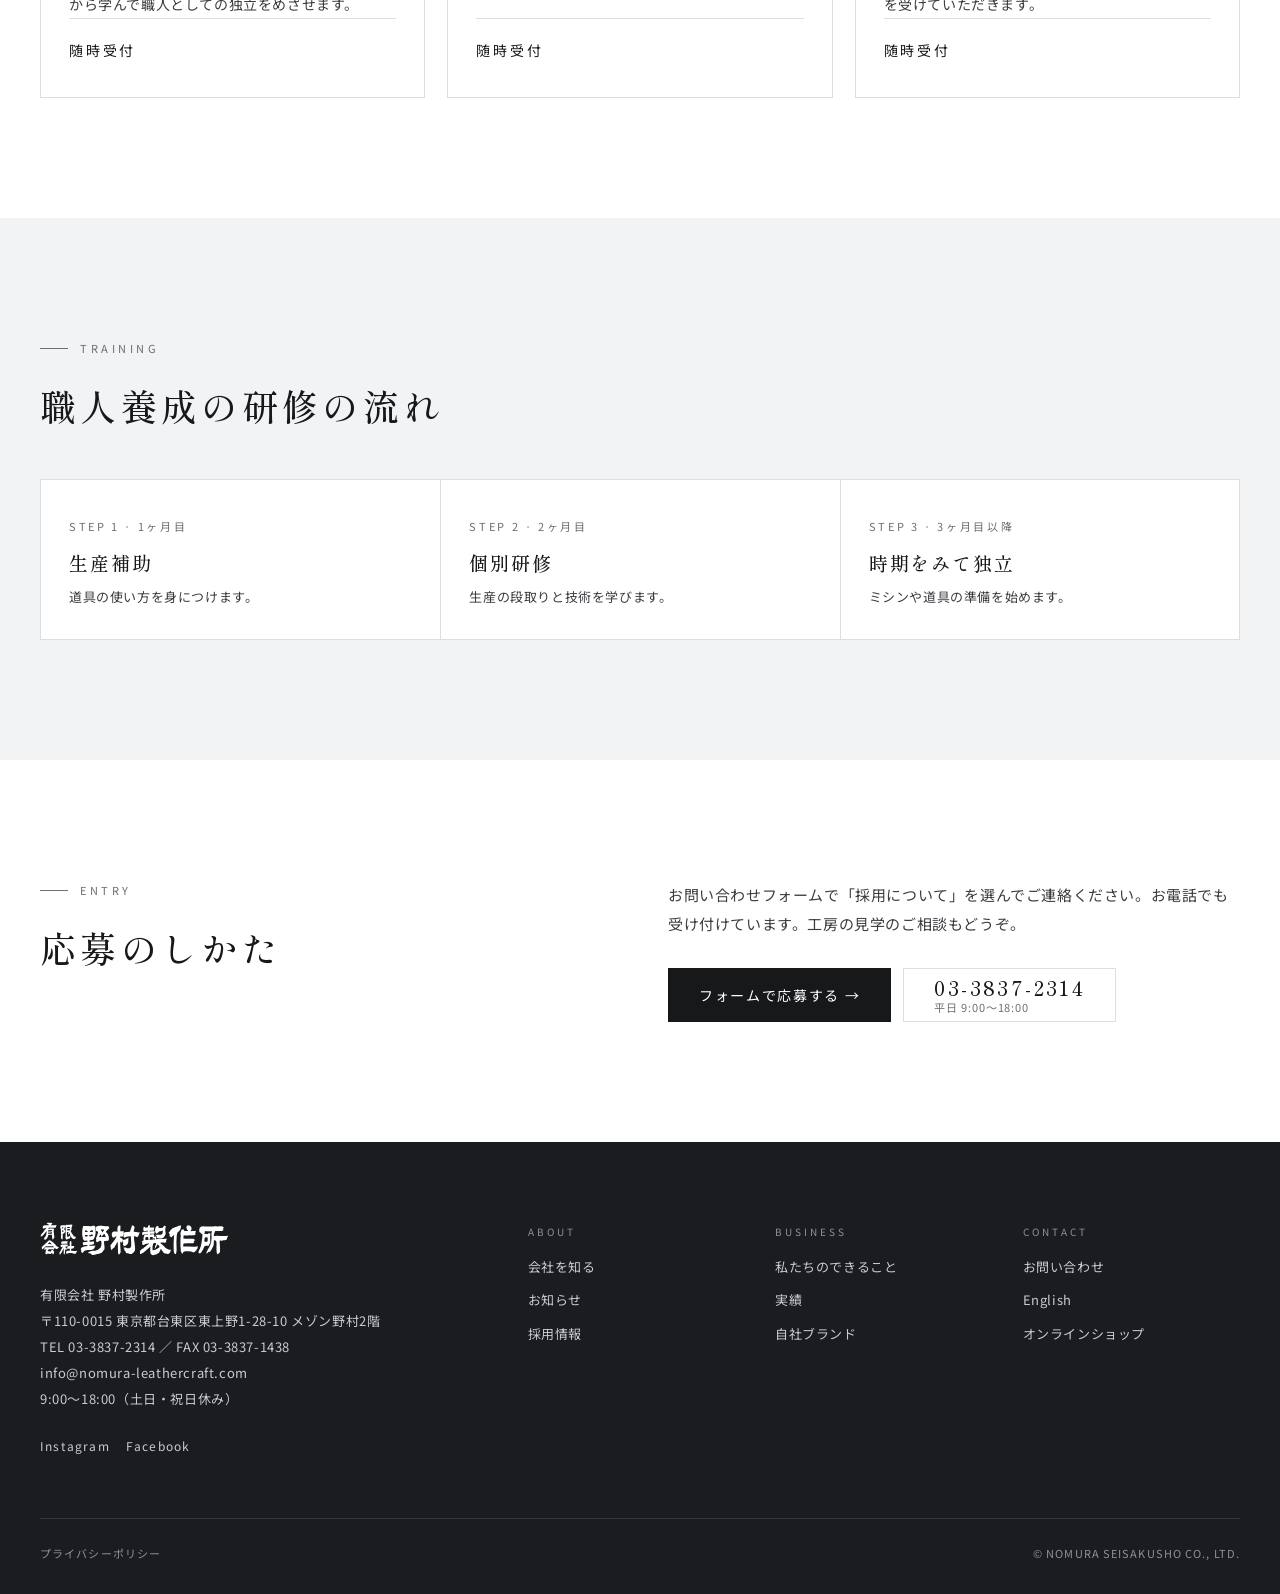
<file: recruit.html>
<!doctype html>
<html lang="ja"><head><meta charset="utf-8"><meta name="viewport" content="width=device-width,initial-scale=1">
<title>採用情報｜野村製作所</title><link rel="canonical" href="https://www.nomura-leathercraft.com/recruit.html"><meta property="og:type" content="website"><meta property="og:site_name" content="有限会社 野村製作所"><meta property="og:title" content="採用情報｜野村製作所"><meta property="og:description" content="野村製作所の採用情報。職人採用（職人養成）・パート採用・内職採用。未経験でも研修があります。"><meta property="og:url" content="https://www.nomura-leathercraft.com/recruit.html"><meta property="og:image" content="https://www.nomura-leathercraft.com/assets/og.jpg"><meta name="twitter:card" content="summary_large_image"><meta name="description" content="野村製作所の採用情報。職人採用（職人養成）・パート採用・内職採用。未経験でも研修があります。"><meta name="robots" content="noindex">
<link rel="preconnect" href="https://fonts.googleapis.com"><link rel="preconnect" href="https://fonts.gstatic.com" crossorigin>
<link href="https://fonts.googleapis.com/css2?family=Noto+Sans+JP:wght@400;500&family=Shippori+Mincho:wght@500;600&display=swap" rel="stylesheet">
<link rel="stylesheet" href="assets/site.css">
</head><body>
<header class="hd"><div class="wrap hd__in">
<a class="logo" href="index.html" aria-label="有限会社 野村製作所 トップへ"><img class="logo__wm" src="assets/nomura_logo.svg" alt="有限会社 野村製作所" width="167" height="30"></a>
<nav class="gnav" aria-label="メイン"><a href="news.html"><span>NEWS</span><b>お知らせ</b></a><a href="work.html"><span>WORK</span><b>私たちのできること</b></a><a href="products.html"><span>PRODUCTS</span><b>自社ブランド</b></a><a href="company.html"><span>COMPANY</span><b>会社を知る</b></a><a href="recruit.html" class="is-cur"><span>RECRUIT</span><b>一緒に働く</b></a></nav>
<div class="hd__act"><a class="btn-shop" href="products.html#shops">ONLINE SHOP</a><a class="btn-en" href="en.html" lang="en">EN</a><a class="btn-ct" href="contact.html">お問い合わせ</a></div>
<button class="menu" aria-label="メニュー"><i></i><i></i><i></i></button>
</div></header>
<nav class="spnav" aria-label="メニュー"><a href="index.html">トップ<span>TOP</span></a><a href="news.html">お知らせ<span>NEWS</span></a><a href="work.html">私たちのできること<span>WORK</span></a><a href="products.html">自社ブランド<span>PRODUCTS</span></a><a href="company.html">会社を知る<span>COMPANY</span></a><a href="recruit.html">一緒に働く<span>RECRUIT</span></a><a href="works.html">実績<span>WORKS</span></a><a href="contact.html">お問い合わせ<span>CONTACT</span></a><div class="sp-btns"><a class="fill" href="contact.html?type=oem">OEMのご相談</a><a href="products.html#shops">ONLINE SHOP（3つのストア）</a><a href="en.html" lang="en">English / For international partners</a></div></nav>
<main>
<section class="ph-head"><div class="wrap">
<p class="crumb"><a href="index.html">トップ</a>　/　採用情報</p>
<p class="en">RECRUIT</p><h1>革に触れる仕事を、<br>東上野で。</h1><p class="lead">30代から70代まで、それぞれの手が工房を支えています。会社を一緒に支えてくださる方を募集しています。どんな不安も、一緒に相談しながら乗り越えていきましょう。</p><nav class="toc"><a href="#jobs">募集している仕事</a><a href="#training">研修の流れ</a><a href="#entry">応募のしかた</a></nav>
</div><div class="wrap"><div class="ph-vis"><img src="assets/craftsman_red.jpg" alt="" style="object-position:50% 30%"></div></div></section>
<section class="sec" id="jobs"><div class="wrap">
<p class="lbl">Jobs</p><h2 class="h2">募集している仕事<small>各パート、随時受け付けています。</small></h2>
<div class="jobs">
<article class="job"><p class="k">CRAFTSPERSON</p><h3>職人採用／職人養成</h3><p>専属の職人として、革小物の製造をしていただきます。未経験でも安心の研修があり、生産の基礎から学んで職人としての独立をめざせます。</p>
<p class="job__st">随時受付</p></article>
<article class="job"><p class="k">PART-TIME</p><h3>パート採用</h3><p>工房で、革小物の製造に携わっていただきます。</p>
<p class="job__st">随時受付</p></article>
<article class="job"><p class="k">HOME-BASED</p><h3>内職採用</h3><p>ご自宅で、糊付けなどの簡単な作業をしていただきます。慣れないうちは、営業所で30分ほど説明を受けていただきます。</p>
<p class="job__st">随時受付</p></article>
</div></div></section>
<section class="sec sec--gray" id="training"><div class="wrap">
<p class="lbl">Training</p><h2 class="h2">職人養成の研修の流れ</h2>
<ol class="train">
<li><em>STEP 1 · 1ヶ月目</em><b>生産補助</b><span>道具の使い方を身につけます。</span></li>
<li><em>STEP 2 · 2ヶ月目</em><b>個別研修</b><span>生産の段取りと技術を学びます。</span></li>
<li><em>STEP 3 · 3ヶ月目以降</em><b>時期をみて独立</b><span>ミシンや道具の準備を始めます。</span></li>
</ol></div></section>
<section class="sec" id="entry"><div class="wrap grid2">
<div><p class="lbl">Entry</p><h2 class="h2">応募のしかた</h2></div>
<div><p class="lead" style="margin-top:0">お問い合わせフォームで「採用について」を選んでご連絡ください。お電話でも受け付けています。工房の見学のご相談もどうぞ。</p>
<div style="display:flex;gap:12px;flex-wrap:wrap;margin-top:30px"><a class="btn btn--fill" href="contact.html?type=recruit">フォームで応募する →</a><a class="tel" href="tel:0338372314"><b>03-3837-2314</b><small>平日 9:00〜18:00</small></a></div></div>
</div></section>
</main>
<footer class="ft"><div class="wrap">
<div class="ft__top"><div>
<a class="logo" href="index.html" aria-label="有限会社 野村製作所 トップへ"><img class="logo__wm" src="assets/nomura_logo_wh.svg" alt="有限会社 野村製作所" width="189" height="34"></a>
<address>有限会社 野村製作所 <br>〒110-0015 東京都台東区東上野1-28-10 メゾン野村2階<br>TEL 03-3837-2314 ／ FAX 03-3837-1438<br><a href="mailto:info@nomura-leathercraft.com">info@nomura-leathercraft.com</a><br>9:00〜18:00（土日・祝日休み）</address>
<div class="ft__sns"><a href="https://www.instagram.com/nomuraseisakusho_official/" target="_blank" rel="noopener">Instagram</a><a href="https://www.facebook.com/nomuraseisakusho/" target="_blank" rel="noopener">Facebook</a></div>
</div>
<div class="ft__nav">
<div><h4>ABOUT</h4><a href="company.html">会社を知る</a><a href="news.html">お知らせ</a><a href="recruit.html">採用情報</a></div>
<div><h4>BUSINESS</h4><a href="work.html">私たちのできること</a><a href="works.html">実績</a><a href="products.html">自社ブランド</a></div>
<div><h4>CONTACT</h4><a href="contact.html">お問い合わせ</a><a href="en.html" lang="en">English</a><a href="products.html#shops">オンラインショップ</a></div>
</div></div>
<div class="ft__bt"><span><a href="privacy.html">プライバシーポリシー</a></span><span>© NOMURA SEISAKUSHO CO., LTD.</span></div>
</div></footer>
<script>
(function(){var q=location.search;if(q.indexOf('check')>-1)document.body.classList.add('check');if(q.indexOf('static')>-1)document.body.classList.add('static');
var m=document.querySelector('.menu');if(m)m.addEventListener('click',function(){document.body.classList.toggle('menu-open')});
document.querySelectorAll('.spnav a').forEach(function(a){a.addEventListener('click',function(){document.body.classList.remove('menu-open')})});
document.querySelectorAll('a[href="#"]').forEach(function(a){a.addEventListener('click',function(e){e.preventDefault()})});})();
</script>
</body></html>
</file>
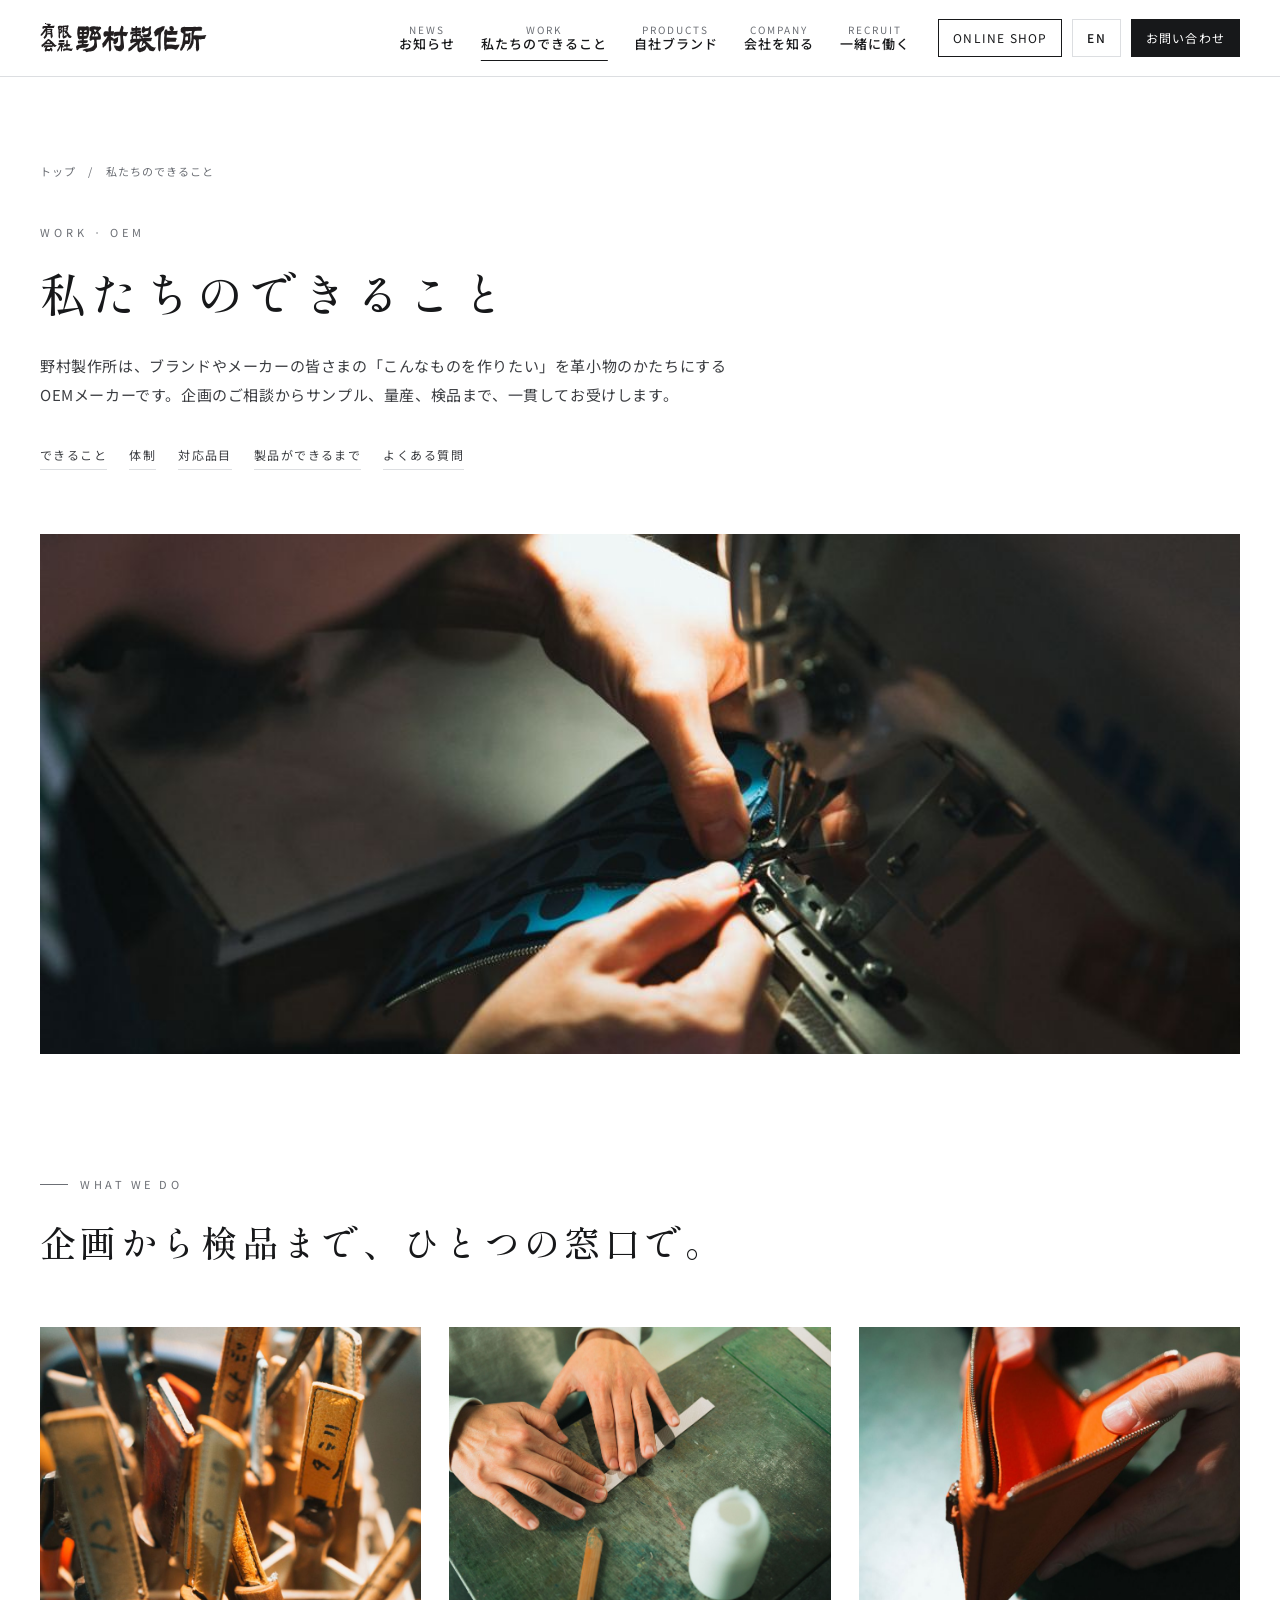
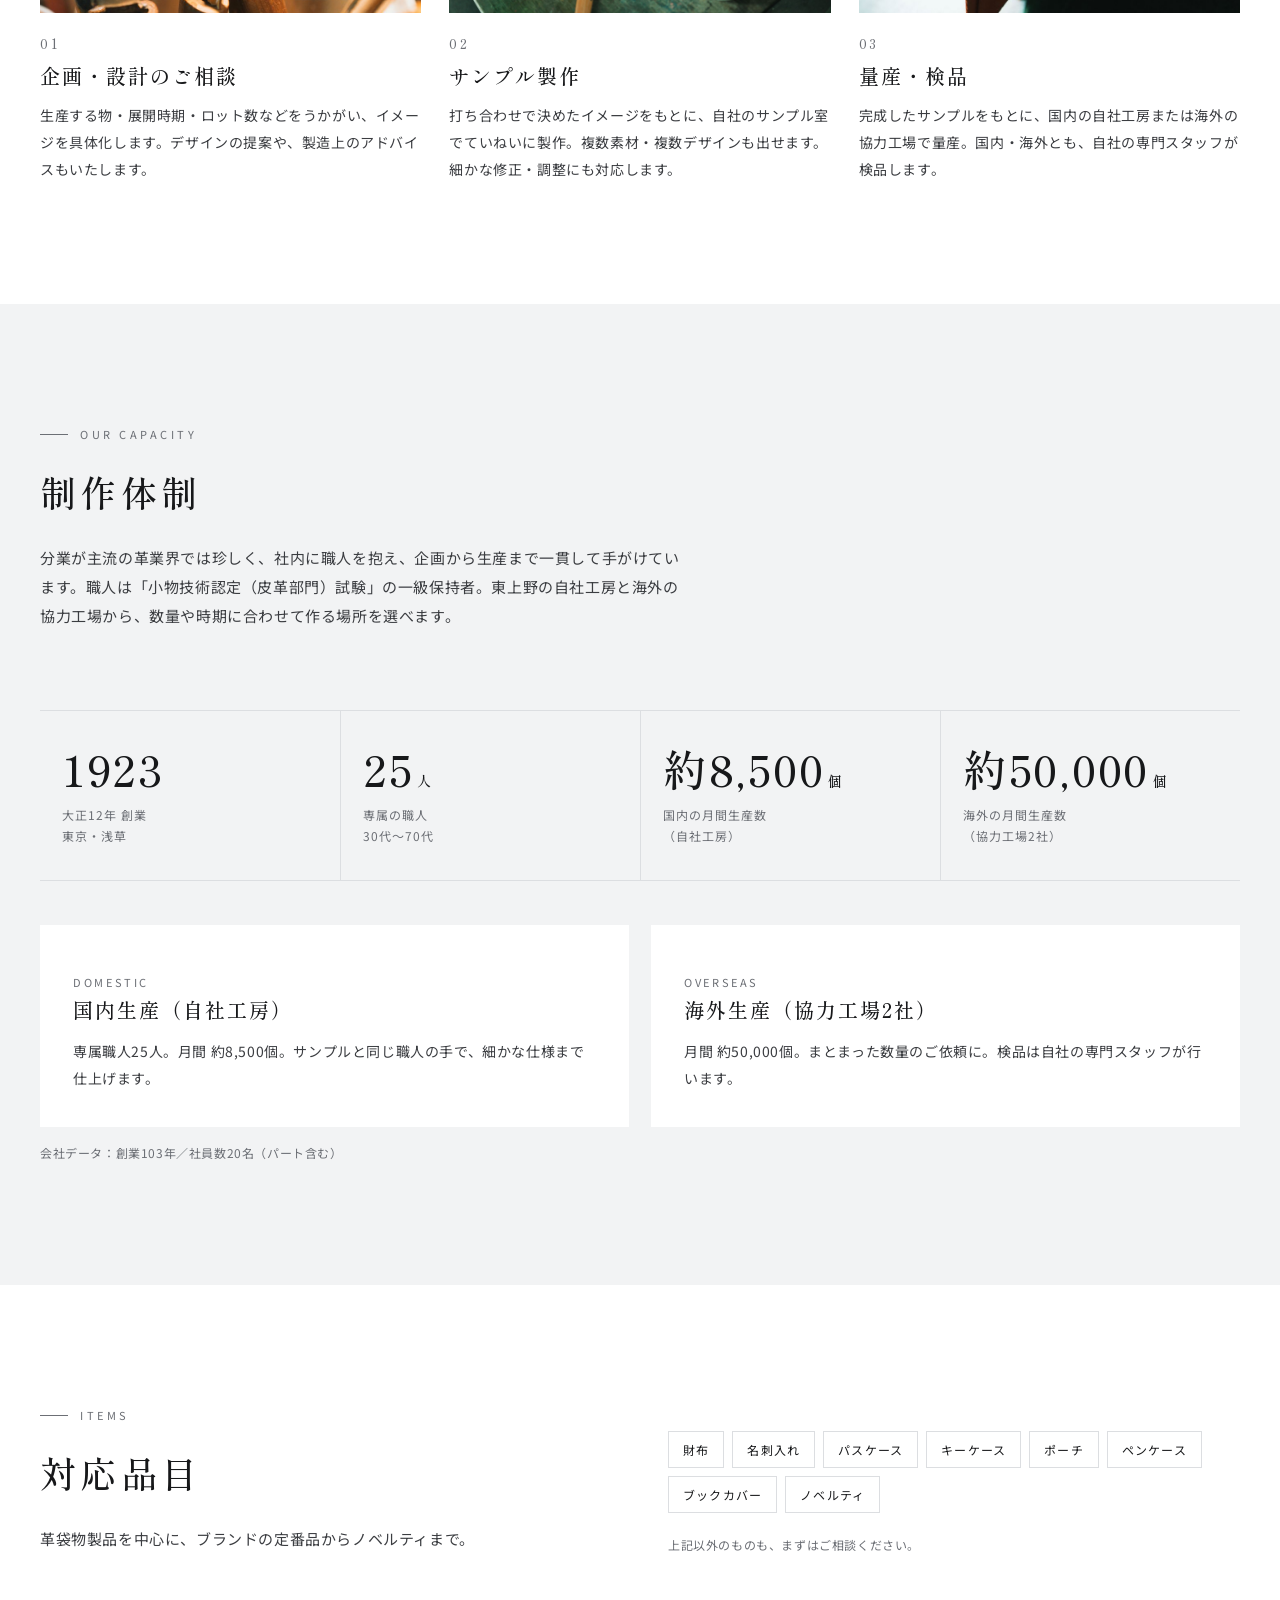
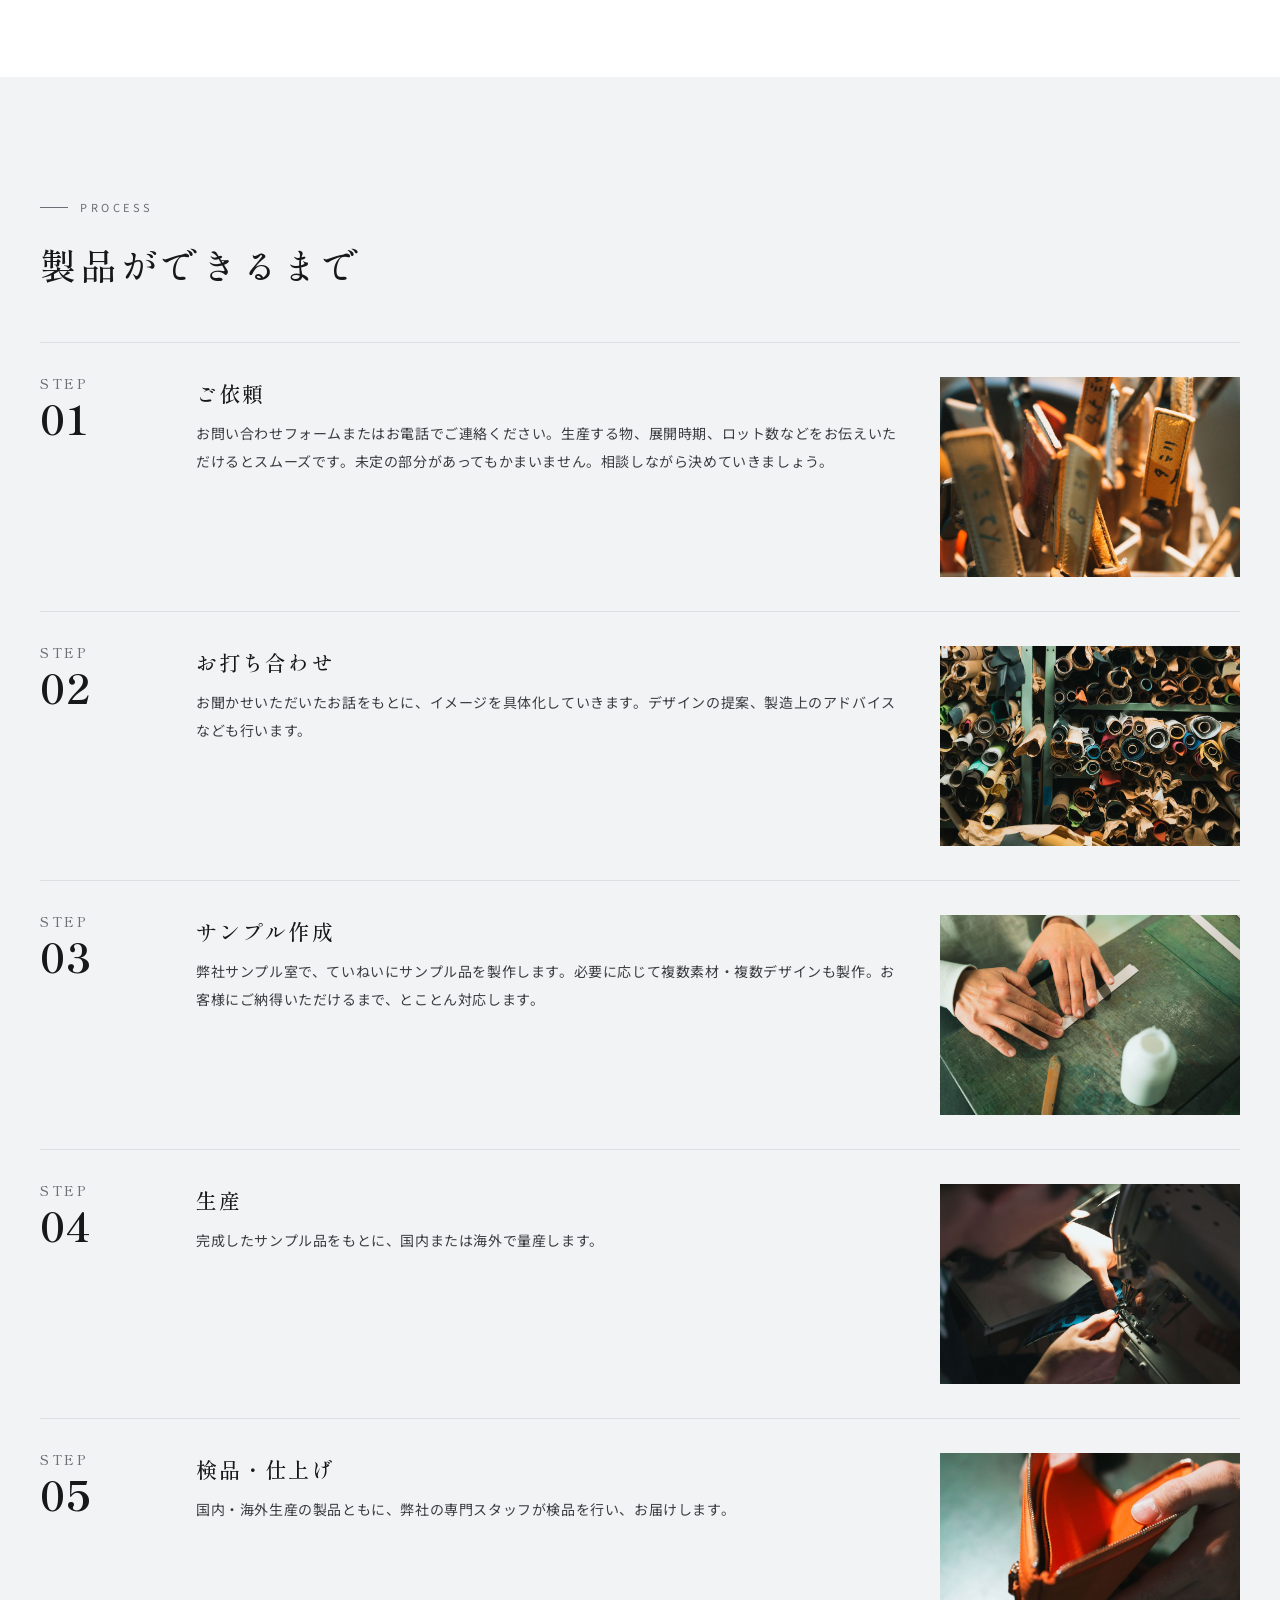
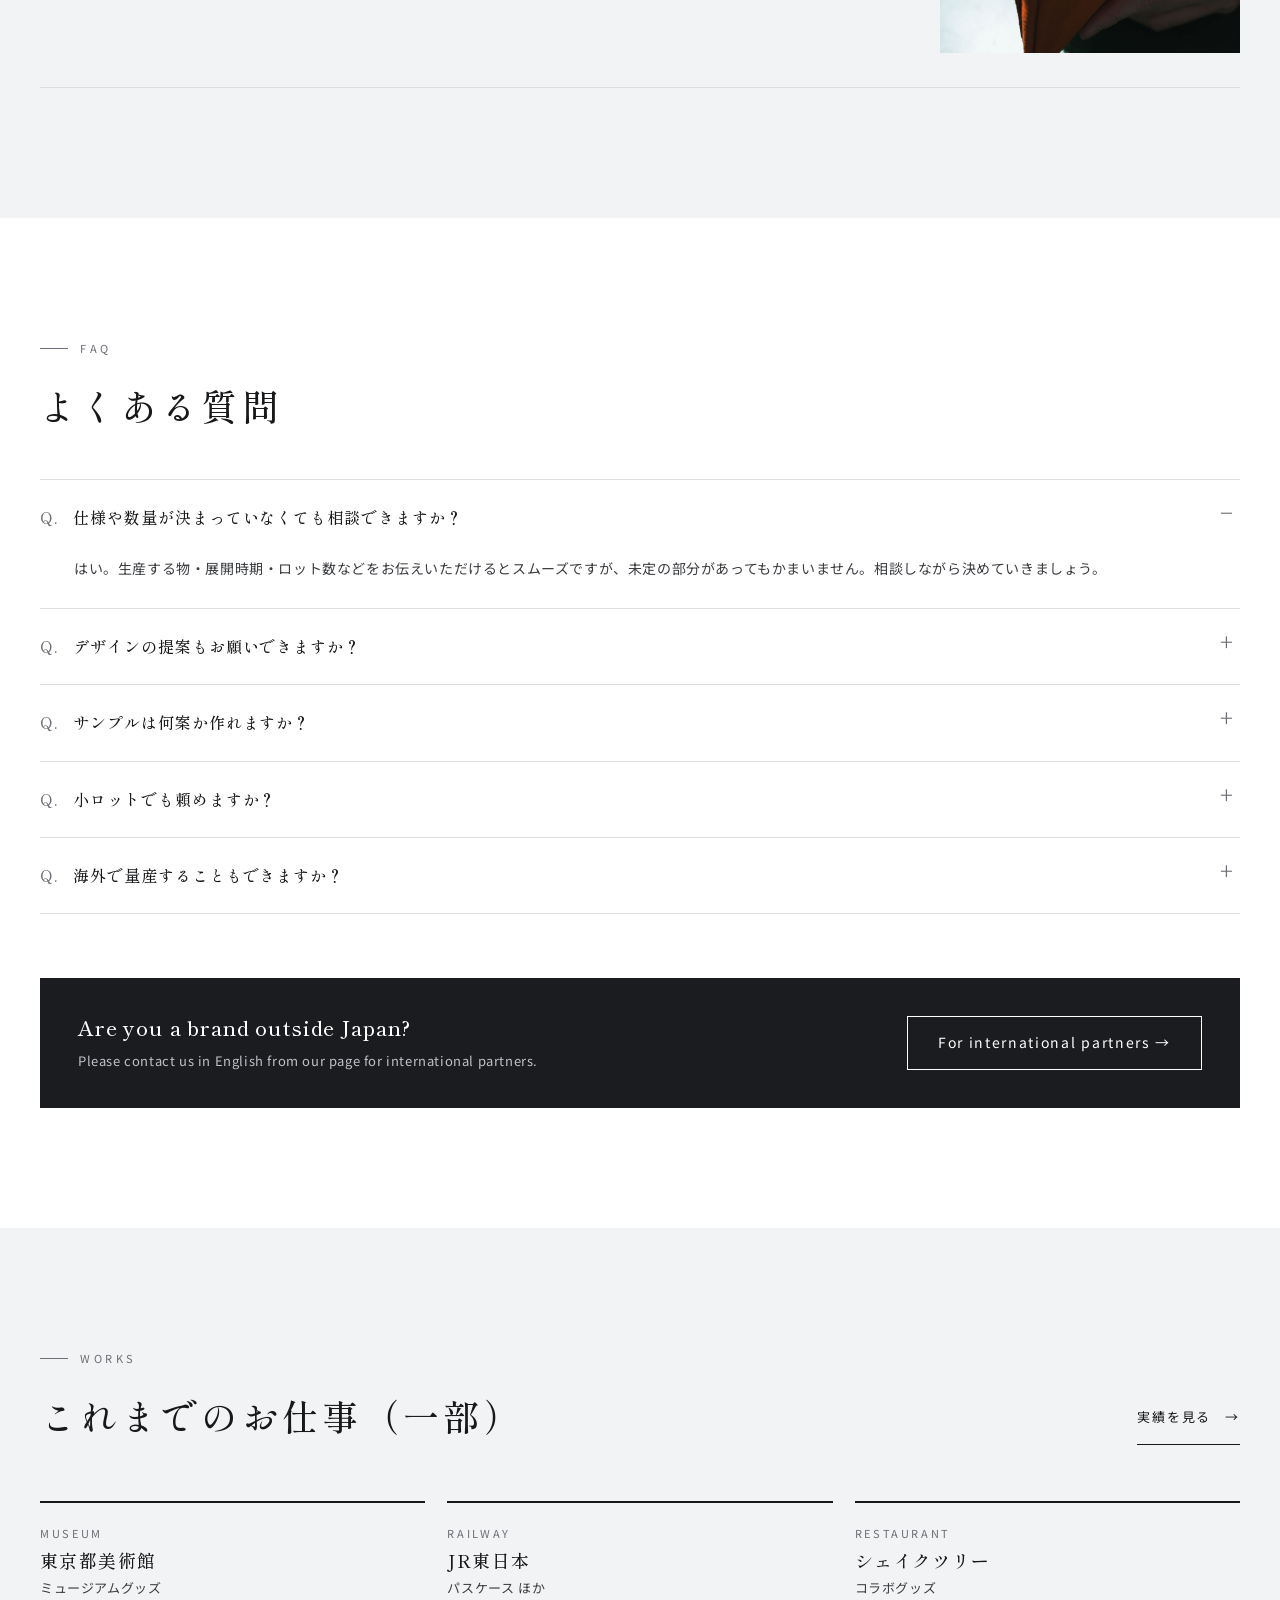
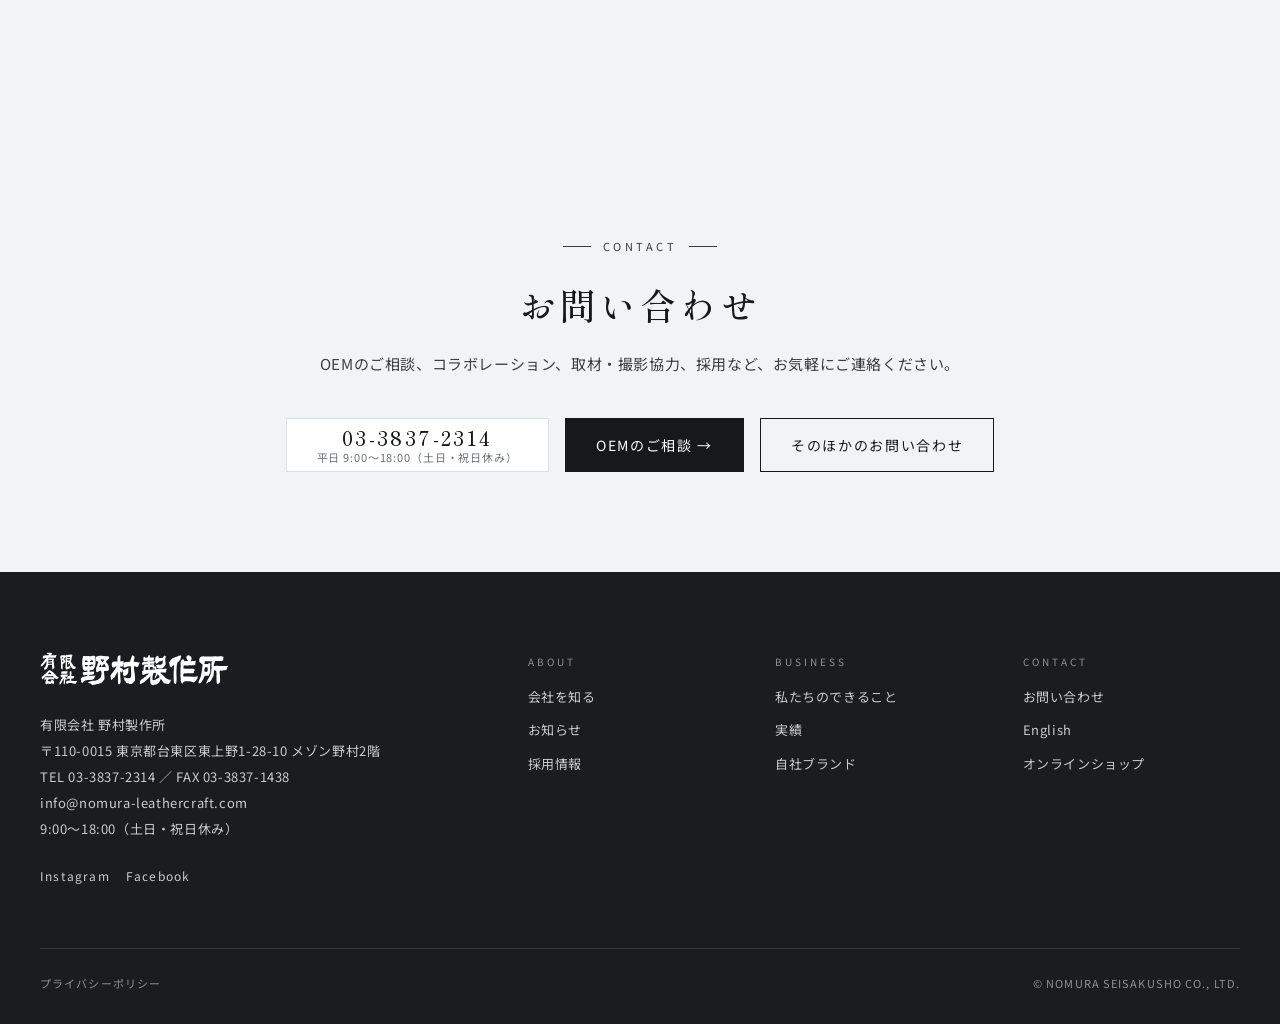
<file: work.html>
<!doctype html>
<html lang="ja"><head><meta charset="utf-8"><meta name="viewport" content="width=device-width,initial-scale=1">
<title>私たちのできること（OEM）｜野村製作所</title><link rel="canonical" href="https://www.nomura-leathercraft.com/work.html"><meta property="og:type" content="website"><meta property="og:site_name" content="有限会社 野村製作所"><meta property="og:title" content="私たちのできること（OEM）｜野村製作所"><meta property="og:description" content="革小物のOEM生産。企画・設計のご相談からサンプル製作、国内・海外での量産、検品まで。財布・名刺入れ・パスケース・キーケースなど。"><meta property="og:url" content="https://www.nomura-leathercraft.com/work.html"><meta property="og:image" content="https://www.nomura-leathercraft.com/assets/og.jpg"><meta name="twitter:card" content="summary_large_image"><meta name="description" content="革小物のOEM生産。企画・設計のご相談からサンプル製作、国内・海外での量産、検品まで。財布・名刺入れ・パスケース・キーケースなど。"><meta name="robots" content="noindex">
<link rel="preconnect" href="https://fonts.googleapis.com"><link rel="preconnect" href="https://fonts.gstatic.com" crossorigin>
<link href="https://fonts.googleapis.com/css2?family=Noto+Sans+JP:wght@400;500&family=Shippori+Mincho:wght@500;600&display=swap" rel="stylesheet">
<link rel="stylesheet" href="assets/site.css">
</head><body>
<header class="hd"><div class="wrap hd__in">
<a class="logo" href="index.html" aria-label="有限会社 野村製作所 トップへ"><img class="logo__wm" src="assets/nomura_logo.svg" alt="有限会社 野村製作所" width="167" height="30"></a>
<nav class="gnav" aria-label="メイン"><a href="news.html"><span>NEWS</span><b>お知らせ</b></a><a href="work.html" class="is-cur"><span>WORK</span><b>私たちのできること</b></a><a href="products.html"><span>PRODUCTS</span><b>自社ブランド</b></a><a href="company.html"><span>COMPANY</span><b>会社を知る</b></a><a href="recruit.html"><span>RECRUIT</span><b>一緒に働く</b></a></nav>
<div class="hd__act"><a class="btn-shop" href="products.html#shops">ONLINE SHOP</a><a class="btn-en" href="en.html" lang="en">EN</a><a class="btn-ct" href="contact.html">お問い合わせ</a></div>
<button class="menu" aria-label="メニュー"><i></i><i></i><i></i></button>
</div></header>
<nav class="spnav" aria-label="メニュー"><a href="index.html">トップ<span>TOP</span></a><a href="news.html">お知らせ<span>NEWS</span></a><a href="work.html">私たちのできること<span>WORK</span></a><a href="products.html">自社ブランド<span>PRODUCTS</span></a><a href="company.html">会社を知る<span>COMPANY</span></a><a href="recruit.html">一緒に働く<span>RECRUIT</span></a><a href="works.html">実績<span>WORKS</span></a><a href="contact.html">お問い合わせ<span>CONTACT</span></a><div class="sp-btns"><a class="fill" href="contact.html?type=oem">OEMのご相談</a><a href="products.html#shops">ONLINE SHOP（3つのストア）</a><a href="en.html" lang="en">English / For international partners</a></div></nav>
<main>
<section class="ph-head"><div class="wrap">
<p class="crumb"><a href="index.html">トップ</a>　/　私たちのできること</p>
<p class="en">WORK · OEM</p><h1>私たちのできること</h1><p class="lead">野村製作所は、ブランドやメーカーの皆さまの「こんなものを作りたい」を革小物のかたちにするOEMメーカーです。企画のご相談からサンプル、量産、検品まで、一貫してお受けします。</p><nav class="toc"><a href="#can">できること</a><a href="#data">体制</a><a href="#items">対応品目</a><a href="#flow">製品ができるまで</a><a href="#faq">よくある質問</a></nav>
</div><div class="wrap"><div class="ph-vis"><img src="assets/sewing_hands.jpg" alt="" style="object-position:50% 45%"></div></div></section>
<section class="sec" id="can"><div class="wrap">
<p class="lbl">What we do</p><h2 class="h2">企画から検品まで、ひとつの窓口で。</h2>
<div class="cards3">
<article class="card3"><figure><img src="assets/tools.jpg" alt="革包丁などの道具"></figure><p class="no">01</p><h3>企画・設計のご相談</h3><p>生産する物・展開時期・ロット数などをうかがい、イメージを具体化します。デザインの提案や、製造上のアドバイスもいたします。</p></article>
<article class="card3"><figure><img src="assets/hands_cut.jpg" alt="革を裁断する手元" style="object-position:40% 50%"></figure><p class="no">02</p><h3>サンプル製作</h3><p>打ち合わせで決めたイメージをもとに、自社のサンプル室でていねいに製作。複数素材・複数デザインも出せます。細かな修正・調整にも対応します。</p></article>
<article class="card3"><figure><img src="assets/wallet.jpg" alt="仕上がった財布"></figure><p class="no">03</p><h3>量産・検品</h3><p>完成したサンプルをもとに、国内の自社工房または海外の協力工場で量産。国内・海外とも、自社の専門スタッフが検品します。</p></article>
</div></div></section>

<section class="sec sec--gray" id="data"><div class="wrap">
<p class="lbl">Our capacity</p><h2 class="h2">制作体制</h2>
<p class="lead">分業が主流の革業界では珍しく、社内に職人を抱え、企画から生産まで一貫して手がけています。職人は「小物技術認定（皮革部門）試験」の一級保持者。東上野の自社工房と海外の協力工場から、数量や時期に合わせて作る場所を選べます。</p>
<ul class="num">
<li><b>1923</b><span>大正12年 創業<br>東京・浅草</span></li>
<li><b>25<small>人</small></b><span>専属の職人<br>30代〜70代</span></li>
<li><b>約8,500<small>個</small></b><span>国内の月間生産数<br>（自社工房）</span></li>
<li><b>約50,000<small>個</small></b><span>海外の月間生産数<br>（協力工場2社）</span></li>
</ul>
<div class="duo">
<div class="box"><p class="k">DOMESTIC</p><h3>国内生産（自社工房）</h3><p>専属職人25人。月間 約8,500個。サンプルと同じ職人の手で、細かな仕様まで仕上げます。</p></div>
<div class="box"><p class="k">OVERSEAS</p><h3>海外生産（協力工場2社）</h3><p>月間 約50,000個。まとまった数量のご依頼に。検品は自社の専門スタッフが行います。</p></div>
</div>
<p class="num-note">会社データ：創業103年／社員数20名（パート含む）</p>
</div></section>

<section class="sec" id="items"><div class="wrap grid2">
<div><p class="lbl">Items</p><h2 class="h2">対応品目</h2><p class="lead">革袋物製品を中心に、ブランドの定番品からノベルティまで。</p></div>
<div><ul class="tags"><li>財布</li><li>名刺入れ</li><li>パスケース</li><li>キーケース</li><li>ポーチ</li><li>ペンケース</li><li>ブックカバー</li><li>ノベルティ</li></ul><p class="note" style="margin-top:20px">上記以外のものも、まずはご相談ください。</p></div>
</div></section>

<section class="sec sec--gray" id="flow"><div class="wrap">
<p class="lbl">Process</p><h2 class="h2">製品ができるまで</h2>
<ol class="flow">
<li><em>STEP<b>01</b></em><div><h3>ご依頼</h3><p>お問い合わせフォームまたはお電話でご連絡ください。生産する物、展開時期、ロット数などをお伝えいただけるとスムーズです。未定の部分があってもかまいません。相談しながら決めていきましょう。</p></div><img src="assets/tools.jpg" alt=""></li>
<li><em>STEP<b>02</b></em><div><h3>お打ち合わせ</h3><p>お聞かせいただいたお話をもとに、イメージを具体化していきます。デザインの提案、製造上のアドバイスなども行います。</p></div><img src="assets/leather_shelf.jpg" alt="" style="object-position:50% 60%"></li>
<li><em>STEP<b>03</b></em><div><h3>サンプル作成</h3><p>弊社サンプル室で、ていねいにサンプル品を製作します。必要に応じて複数素材・複数デザインも製作。お客様にご納得いただけるまで、とことん対応します。</p></div><img src="assets/hands_cut.jpg" alt=""></li>
<li><em>STEP<b>04</b></em><div><h3>生産</h3><p>完成したサンプル品をもとに、国内または海外で量産します。</p></div><img src="assets/sewing_hands.jpg" alt="" style="object-position:50% 40%"></li>
<li><em>STEP<b>05</b></em><div><h3>検品・仕上げ</h3><p>国内・海外生産の製品ともに、弊社の専門スタッフが検品を行い、お届けします。</p></div><img src="assets/wallet.jpg" alt=""></li>
</ol>
<p class="note"></p>
</div></section>

<section class="sec" id="faq"><div class="wrap">
<p class="lbl">FAQ</p><h2 class="h2">よくある質問</h2>
<div class="faq">
<details open><summary>仕様や数量が決まっていなくても相談できますか？</summary><p>はい。生産する物・展開時期・ロット数などをお伝えいただけるとスムーズですが、未定の部分があってもかまいません。相談しながら決めていきましょう。</p></details>
<details><summary>デザインの提案もお願いできますか？</summary><p>お聞かせいただいたイメージをもとに、デザインの提案や製造上のアドバイスを行います。</p></details>
<details><summary>サンプルは何案か作れますか？</summary><p>必要に応じて、複数素材・複数デザインのサンプルを製作します。細かな修正・調整にも対応します。</p></details>
<details><summary>小ロットでも頼めますか？</summary><p>小ロットから量産まで、ご相談ください。</p></details>
<details><summary>海外で量産することもできますか？</summary><p>国内の自社工房のほか、海外の協力工場（2社）で量産できます。検品は国内・海外とも自社の専門スタッフが行います。</p></details>
</div>
<div class="intl" lang="en"><div><b>Are you a brand outside Japan?</b><span>Please contact us in English from our page for international partners.</span></div><a class="btn btn--white" href="en.html">For international partners →</a></div>
</div></section>

<section class="sec sec--gray"><div class="wrap">
<div class="head-row"><div><p class="lbl">Works</p><h2 class="h2">これまでのお仕事（一部）</h2></div><a class="more" href="works.html">実績を見る</a></div>
<ul class="works"><li><p class="cat">MUSEUM</p><h3>東京都美術館</h3><p>ミュージアムグッズ</p></li><li><p class="cat">RAILWAY</p><h3>JR東日本</h3><p>パスケース ほか</p></li><li><p class="cat">RESTAURANT</p><h3>シェイクツリー</h3><p>コラボグッズ</p></li></ul>
</div></section>
<section class="ctb"><div class="wrap">
<p class="lbl">Contact</p><h2 class="h2">お問い合わせ</h2>
<p>OEMのご相談、コラボレーション、取材・撮影協力、採用など、お気軽にご連絡ください。</p>
<div class="ctb__row"><a class="tel" href="tel:0338372314"><b>03-3837-2314</b><small>平日 9:00〜18:00（土日・祝日休み）</small></a><a class="btn btn--fill" href="contact.html?type=oem">OEMのご相談 →</a><a class="btn btn--line" href="contact.html">そのほかのお問い合わせ</a></div>
</div></section>
</main>
<footer class="ft"><div class="wrap">
<div class="ft__top"><div>
<a class="logo" href="index.html" aria-label="有限会社 野村製作所 トップへ"><img class="logo__wm" src="assets/nomura_logo_wh.svg" alt="有限会社 野村製作所" width="189" height="34"></a>
<address>有限会社 野村製作所 <br>〒110-0015 東京都台東区東上野1-28-10 メゾン野村2階<br>TEL 03-3837-2314 ／ FAX 03-3837-1438<br><a href="mailto:info@nomura-leathercraft.com">info@nomura-leathercraft.com</a><br>9:00〜18:00（土日・祝日休み）</address>
<div class="ft__sns"><a href="https://www.instagram.com/nomuraseisakusho_official/" target="_blank" rel="noopener">Instagram</a><a href="https://www.facebook.com/nomuraseisakusho/" target="_blank" rel="noopener">Facebook</a></div>
</div>
<div class="ft__nav">
<div><h4>ABOUT</h4><a href="company.html">会社を知る</a><a href="news.html">お知らせ</a><a href="recruit.html">採用情報</a></div>
<div><h4>BUSINESS</h4><a href="work.html">私たちのできること</a><a href="works.html">実績</a><a href="products.html">自社ブランド</a></div>
<div><h4>CONTACT</h4><a href="contact.html">お問い合わせ</a><a href="en.html" lang="en">English</a><a href="products.html#shops">オンラインショップ</a></div>
</div></div>
<div class="ft__bt"><span><a href="privacy.html">プライバシーポリシー</a></span><span>© NOMURA SEISAKUSHO CO., LTD.</span></div>
</div></footer>
<script>
(function(){var q=location.search;if(q.indexOf('check')>-1)document.body.classList.add('check');if(q.indexOf('static')>-1)document.body.classList.add('static');
var m=document.querySelector('.menu');if(m)m.addEventListener('click',function(){document.body.classList.toggle('menu-open')});
document.querySelectorAll('.spnav a').forEach(function(a){a.addEventListener('click',function(){document.body.classList.remove('menu-open')})});
document.querySelectorAll('a[href="#"]').forEach(function(a){a.addEventListener('click',function(e){e.preventDefault()})});})();
</script>
</body></html>
</file>
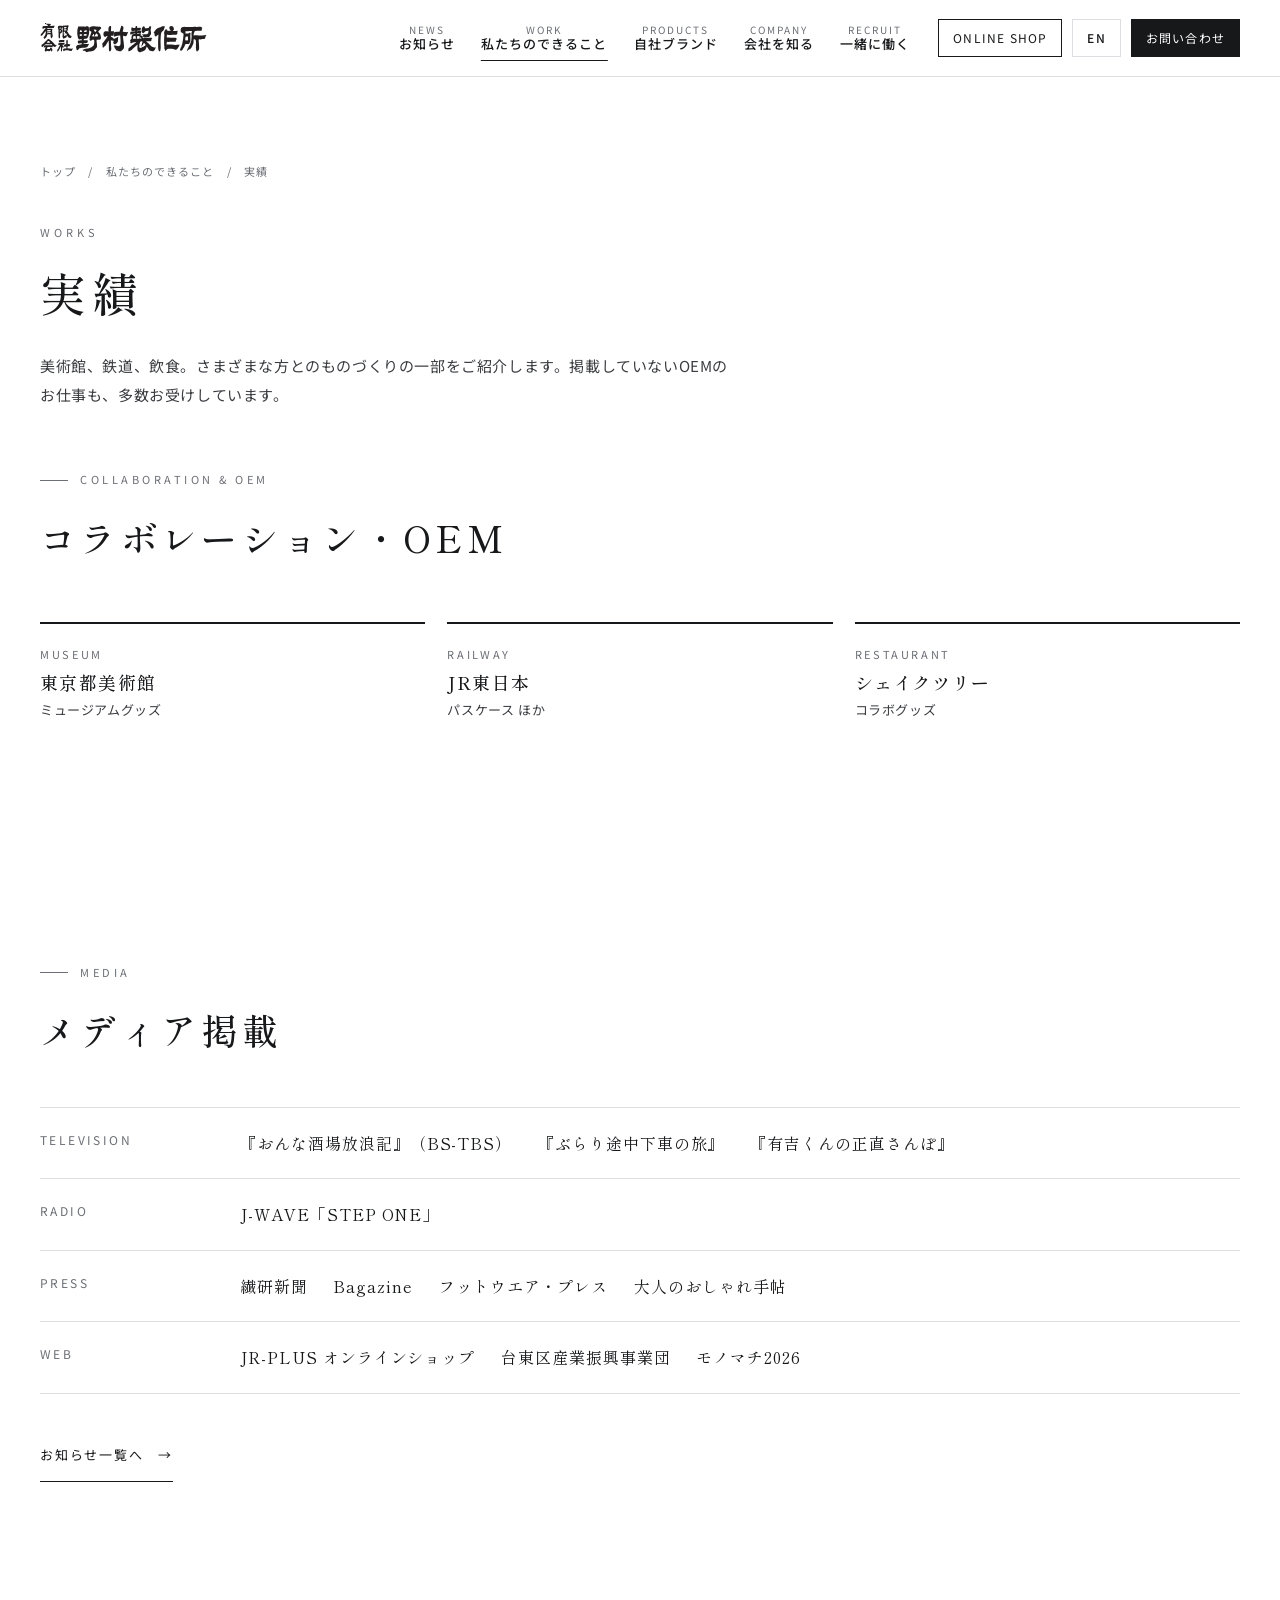
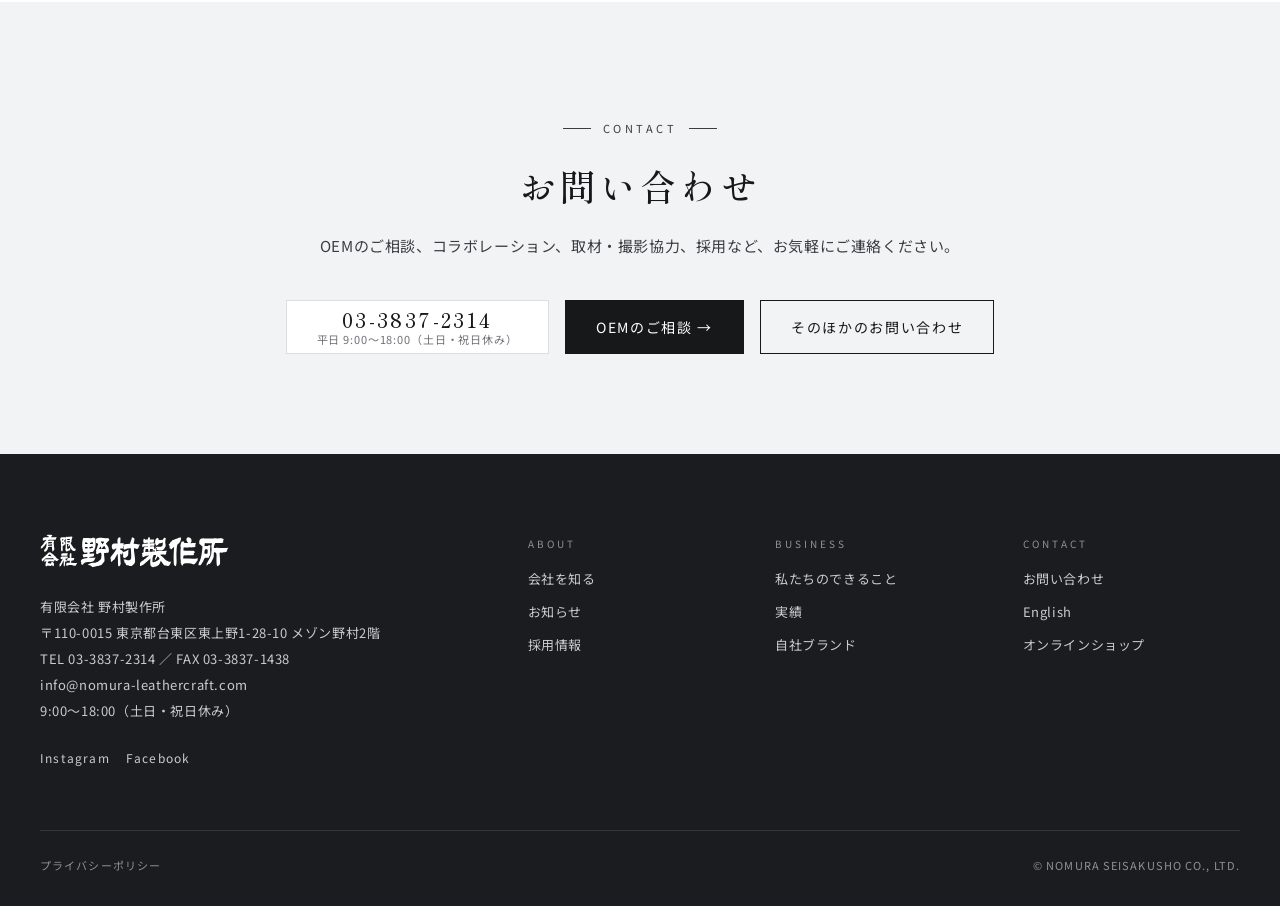
<file: works.html>
<!doctype html>
<html lang="ja"><head><meta charset="utf-8"><meta name="viewport" content="width=device-width,initial-scale=1">
<title>実績｜野村製作所</title><link rel="canonical" href="https://www.nomura-leathercraft.com/works.html"><meta property="og:type" content="website"><meta property="og:site_name" content="有限会社 野村製作所"><meta property="og:title" content="実績｜野村製作所"><meta property="og:description" content="野村製作所がこれまでに手がけたコラボレーション・OEMの実例と、メディア掲載。"><meta property="og:url" content="https://www.nomura-leathercraft.com/works.html"><meta property="og:image" content="https://www.nomura-leathercraft.com/assets/og.jpg"><meta name="twitter:card" content="summary_large_image"><meta name="description" content="野村製作所がこれまでに手がけたコラボレーション・OEMの実例と、メディア掲載。"><meta name="robots" content="noindex">
<link rel="preconnect" href="https://fonts.googleapis.com"><link rel="preconnect" href="https://fonts.gstatic.com" crossorigin>
<link href="https://fonts.googleapis.com/css2?family=Noto+Sans+JP:wght@400;500&family=Shippori+Mincho:wght@500;600&display=swap" rel="stylesheet">
<link rel="stylesheet" href="assets/site.css">
</head><body>
<header class="hd"><div class="wrap hd__in">
<a class="logo" href="index.html" aria-label="有限会社 野村製作所 トップへ"><img class="logo__wm" src="assets/nomura_logo.svg" alt="有限会社 野村製作所" width="167" height="30"></a>
<nav class="gnav" aria-label="メイン"><a href="news.html"><span>NEWS</span><b>お知らせ</b></a><a href="work.html" class="is-cur"><span>WORK</span><b>私たちのできること</b></a><a href="products.html"><span>PRODUCTS</span><b>自社ブランド</b></a><a href="company.html"><span>COMPANY</span><b>会社を知る</b></a><a href="recruit.html"><span>RECRUIT</span><b>一緒に働く</b></a></nav>
<div class="hd__act"><a class="btn-shop" href="products.html#shops">ONLINE SHOP</a><a class="btn-en" href="en.html" lang="en">EN</a><a class="btn-ct" href="contact.html">お問い合わせ</a></div>
<button class="menu" aria-label="メニュー"><i></i><i></i><i></i></button>
</div></header>
<nav class="spnav" aria-label="メニュー"><a href="index.html">トップ<span>TOP</span></a><a href="news.html">お知らせ<span>NEWS</span></a><a href="work.html">私たちのできること<span>WORK</span></a><a href="products.html">自社ブランド<span>PRODUCTS</span></a><a href="company.html">会社を知る<span>COMPANY</span></a><a href="recruit.html">一緒に働く<span>RECRUIT</span></a><a href="works.html">実績<span>WORKS</span></a><a href="contact.html">お問い合わせ<span>CONTACT</span></a><div class="sp-btns"><a class="fill" href="contact.html?type=oem">OEMのご相談</a><a href="products.html#shops">ONLINE SHOP（3つのストア）</a><a href="en.html" lang="en">English / For international partners</a></div></nav>
<main>
<section class="ph-head"><div class="wrap">
<p class="crumb"><a href="index.html">トップ</a>　/　<a href="work.html">私たちのできること</a>　/　実績</p>
<p class="en">WORKS</p><h1>実績</h1><p class="lead">美術館、鉄道、飲食。さまざまな方とのものづくりの一部をご紹介します。掲載していないOEMのお仕事も、多数お受けしています。</p>
</div></section>
<section class="sec" style="padding-top:60px"><div class="wrap">
<p class="lbl">Collaboration &amp; OEM</p><h2 class="h2">コラボレーション・OEM</h2>
<ul class="works"><li><p class="cat">MUSEUM</p><h3>東京都美術館</h3><p>ミュージアムグッズ</p></li><li><p class="cat">RAILWAY</p><h3>JR東日本</h3><p>パスケース ほか</p></li><li><p class="cat">RESTAURANT</p><h3>シェイクツリー</h3><p>コラボグッズ</p></li></ul>
</div></section>
<section class="sec"><div class="wrap">
<p class="lbl">Media</p><h2 class="h2">メディア掲載</h2>
<dl class="media">
<dt>TELEVISION</dt><dd><span>『おんな酒場放浪記』（BS-TBS）</span><span>『ぶらり途中下車の旅』</span><span>『有吉くんの正直さんぽ』</span></dd>
<dt>RADIO</dt><dd><span>J-WAVE「STEP ONE」</span></dd>
<dt>PRESS</dt><dd><span>繊研新聞</span><span>Bagazine</span><span>フットウエア・プレス</span><span>大人のおしゃれ手帖</span></dd>
<dt>WEB</dt><dd><span>JR-PLUS オンラインショップ</span><span>台東区産業振興事業団</span><span>モノマチ2026</span></dd>
</dl>
<p style="margin-top:34px"><a class="more" href="news.html">お知らせ一覧へ</a></p>
</div></section>
<section class="ctb"><div class="wrap">
<p class="lbl">Contact</p><h2 class="h2">お問い合わせ</h2>
<p>OEMのご相談、コラボレーション、取材・撮影協力、採用など、お気軽にご連絡ください。</p>
<div class="ctb__row"><a class="tel" href="tel:0338372314"><b>03-3837-2314</b><small>平日 9:00〜18:00（土日・祝日休み）</small></a><a class="btn btn--fill" href="contact.html?type=oem">OEMのご相談 →</a><a class="btn btn--line" href="contact.html">そのほかのお問い合わせ</a></div>
</div></section>
</main>
<footer class="ft"><div class="wrap">
<div class="ft__top"><div>
<a class="logo" href="index.html" aria-label="有限会社 野村製作所 トップへ"><img class="logo__wm" src="assets/nomura_logo_wh.svg" alt="有限会社 野村製作所" width="189" height="34"></a>
<address>有限会社 野村製作所 <br>〒110-0015 東京都台東区東上野1-28-10 メゾン野村2階<br>TEL 03-3837-2314 ／ FAX 03-3837-1438<br><a href="mailto:info@nomura-leathercraft.com">info@nomura-leathercraft.com</a><br>9:00〜18:00（土日・祝日休み）</address>
<div class="ft__sns"><a href="https://www.instagram.com/nomuraseisakusho_official/" target="_blank" rel="noopener">Instagram</a><a href="https://www.facebook.com/nomuraseisakusho/" target="_blank" rel="noopener">Facebook</a></div>
</div>
<div class="ft__nav">
<div><h4>ABOUT</h4><a href="company.html">会社を知る</a><a href="news.html">お知らせ</a><a href="recruit.html">採用情報</a></div>
<div><h4>BUSINESS</h4><a href="work.html">私たちのできること</a><a href="works.html">実績</a><a href="products.html">自社ブランド</a></div>
<div><h4>CONTACT</h4><a href="contact.html">お問い合わせ</a><a href="en.html" lang="en">English</a><a href="products.html#shops">オンラインショップ</a></div>
</div></div>
<div class="ft__bt"><span><a href="privacy.html">プライバシーポリシー</a></span><span>© NOMURA SEISAKUSHO CO., LTD.</span></div>
</div></footer>
<script>
(function(){var q=location.search;if(q.indexOf('check')>-1)document.body.classList.add('check');if(q.indexOf('static')>-1)document.body.classList.add('static');
var m=document.querySelector('.menu');if(m)m.addEventListener('click',function(){document.body.classList.toggle('menu-open')});
document.querySelectorAll('.spnav a').forEach(function(a){a.addEventListener('click',function(){document.body.classList.remove('menu-open')})});
document.querySelectorAll('a[href="#"]').forEach(function(a){a.addEventListener('click',function(e){e.preventDefault()})});})();
</script>
</body></html>
</file>
<file: assets/site.css>
/* 野村製作所 コーポレートサイト モック v1 ／ 白・グレー・墨（クリーム色は使わない）＋朱は1点だけ */
:root{
  --ink:#17181A;--ink2:#3B3D41;--mute:#6C6F75;--line:#DCDEE1;
  --gray:#F2F3F4;--gray2:#E6E8EA;--white:#FFFFFF;--dark:#1B1C1F;--dark2:#26282C;
  --aka:#B2352B;
  --serif:"Shippori Mincho","Hiragino Mincho ProN","Yu Mincho",serif;
  --sans:"Noto Sans JP","Hiragino Sans","Yu Gothic",sans-serif;
  --w:1200px;--g:24px;--hd:76px;
}
*{box-sizing:border-box;margin:0;padding:0}
html{scroll-behavior:smooth;-webkit-text-size-adjust:100%}
body{font-family:var(--sans);color:var(--ink);background:var(--white);font-size:15px;line-height:1.95;letter-spacing:.04em;-webkit-font-smoothing:antialiased}
img{display:block;max-width:100%;height:auto}
a{color:inherit;text-decoration:none}
ul,ol{list-style:none}
.nb{display:inline-block}
.wrap{max-width:calc(var(--w) + var(--g)*2);margin:0 auto;padding:0 var(--g)}
.serif{font-family:var(--serif)}
/* 確認待ちの印（?check のときだけ出る） */
.chk{display:none}
body.check .chk{display:inline-block;background:#FFE14D;color:#111;font:500 11px/1.5 var(--sans);letter-spacing:0;padding:2px 7px;margin:4px 4px 0 0;border-radius:2px;vertical-align:middle}
.mockbar{background:var(--gray2);color:var(--ink2);font-size:11px;letter-spacing:.06em;text-align:center;padding:5px 12px;line-height:1.6}

/* ---- header ---- */
.hd{position:sticky;top:0;z-index:50;background:rgba(255,255,255,.97);border-bottom:1px solid var(--line);backdrop-filter:blur(6px)}
.hd__in{height:var(--hd);display:flex;align-items:center;gap:28px}
.logo{display:flex;align-items:center;gap:13px;line-height:1.1;flex:0 0 auto}
.logo__mk{display:block;width:auto;height:46px}
.logo__wm{display:block;width:auto;height:30px}
.ft .logo__wm{height:34px}
.logo__tx{display:flex;flex-direction:column}
.logo b{font:600 23px/1.1 var(--serif);letter-spacing:.18em}
.logo small{font-size:9px;letter-spacing:.28em;color:var(--mute);margin-top:6px}
.gnav{display:flex;gap:26px;margin-left:auto}
.gnav a{display:flex;flex-direction:column;align-items:center;line-height:1.3;padding:6px 0;position:relative}
.gnav a span{font-size:10px;letter-spacing:.2em;color:var(--mute)}
.gnav a b{font-weight:500;font-size:13px;letter-spacing:.08em}
.gnav a::after{content:"";position:absolute;left:50%;bottom:-2px;width:0;height:1px;background:var(--ink);transition:.25s;transform:translateX(-50%)}
.gnav a:hover::after,.gnav a.is-cur::after{width:100%}
.hd__act{display:flex;align-items:center;gap:10px}
.btn-shop,.btn-en,.btn-ct{display:inline-flex;align-items:center;height:38px;padding:0 14px;font-size:12px;letter-spacing:.1em;border:1px solid var(--ink);white-space:nowrap}
.btn-en{border-color:var(--line);font-weight:500}
.btn-ct{background:var(--ink);color:#fff}
.btn-ct:hover{background:var(--ink2)}
.menu{display:none;width:44px;height:44px;border:0;background:none;cursor:pointer;position:relative;margin-left:auto}
.menu i{position:absolute;left:11px;right:11px;height:1px;background:var(--ink);transition:.3s}
.menu i:nth-child(1){top:16px}.menu i:nth-child(2){top:22px}.menu i:nth-child(3){top:28px}
body.menu-open .menu i:nth-child(1){top:22px;transform:rotate(45deg)}
body.menu-open .menu i:nth-child(2){opacity:0}
body.menu-open .menu i:nth-child(3){top:22px;transform:rotate(-45deg)}
.spnav{display:none}

/* ---- common parts ---- */
.sec{padding:120px 0}
.sec--gray{background:var(--gray)}
.sec--dark{background:var(--dark);color:#fff}
.lbl{display:flex;align-items:center;gap:12px;font-size:11px;letter-spacing:.32em;color:var(--mute);margin-bottom:18px;text-transform:uppercase}
.lbl::before{content:"";width:28px;height:1px;background:currentColor}
.sec--dark .lbl{color:#A9ACB2}
.h2{font:500 clamp(26px,3vw,36px)/1.6 var(--serif);letter-spacing:.12em}
.h2 small{display:block;font:400 13px/1.6 var(--sans);letter-spacing:.12em;color:var(--mute);margin-top:6px}
.sec--dark .h2 small{color:#A9ACB2}
.lead{max-width:640px;color:var(--ink2);margin-top:22px}
.sec--dark .lead{color:#C9CBD0}
.head-row{display:flex;justify-content:space-between;align-items:flex-end;gap:40px;flex-wrap:wrap}
.more{display:inline-flex;align-items:center;gap:14px;font-size:13px;letter-spacing:.14em;padding:14px 0;border-bottom:1px solid currentColor}
.more::after{content:"→";transition:.25s}
.more:hover::after{transform:translateX(4px)}
.btn{display:inline-flex;align-items:center;justify-content:center;gap:12px;min-height:54px;padding:0 30px;font-size:14px;letter-spacing:.12em;border:1px solid var(--ink);transition:.2s}
.btn--fill{background:var(--ink);color:#fff}
.btn--fill:hover{background:var(--ink2)}
.btn--line:hover{background:var(--ink);color:#fff}
.btn--white{border-color:#fff;color:#fff}
.btn--white:hover{background:#fff;color:var(--ink)}
.btn .ext{font-size:11px}
.ph{background:var(--gray2);display:flex;align-items:center;justify-content:center;color:var(--mute);font-size:12px;letter-spacing:.1em;text-align:center;padding:12px}
.cover{width:100%;height:100%;object-fit:cover}

/* ---- TOP hero ---- */
.hero{position:relative;height:calc(100vh - var(--hd) - 27px);min-height:560px;max-height:880px;overflow:hidden;background:var(--dark);color:#fff}
.hero__sl{position:absolute;inset:0}
.hero__sl img{position:absolute;inset:0;width:100%;height:100%;object-fit:cover;opacity:0;animation:fade 24s infinite;transform:scale(1.04)}
.hero__sl img:nth-child(1){animation-delay:0s}
.hero__sl img:nth-child(2){animation-delay:6s}
.hero__sl img:nth-child(3){animation-delay:12s}
.hero__sl img:nth-child(4){animation-delay:18s}
@keyframes fade{0%{opacity:0;transform:scale(1.06)}5%{opacity:1}25%{opacity:1}31%{opacity:0;transform:scale(1)}100%{opacity:0}}
.hero::after{content:"";position:absolute;inset:0;background:linear-gradient(90deg,rgba(15,16,18,.72) 0%,rgba(15,16,18,.35) 45%,rgba(15,16,18,.05) 75%),linear-gradient(0deg,rgba(15,16,18,.55),transparent 40%)}
.hero__tx{position:absolute;z-index:2;left:0;right:0;bottom:12%}
.hero__ey{font-size:11px;letter-spacing:.36em;color:#D5D7DB;margin-bottom:26px}
.hero h1{font:500 clamp(32px,4.4vw,58px)/1.55 var(--serif);letter-spacing:.14em}
.hero p.sub{margin-top:24px;color:#E4E5E8;max-width:520px}
.hero__btns{display:flex;gap:14px;margin-top:38px;flex-wrap:wrap}
.hero__dots{position:absolute;z-index:2;right:var(--g);bottom:32px;display:flex;gap:8px}
.hero__dots i{width:28px;height:1px;background:rgba(255,255,255,.4)}
.hero__dots i:first-child{background:#fff}
.hero__vert{position:absolute;z-index:2;right:34px;top:50%;transform:translateY(-50%);writing-mode:vertical-rl;font:400 12px/1 var(--serif);letter-spacing:.6em;color:rgba(255,255,255,.75)}
body.static .hero__sl img{animation:none;opacity:0}
body.static .hero__sl img:first-child{opacity:1;transform:none}

/* message */
.msg{display:grid;grid-template-columns:1.05fr .95fr;gap:80px;align-items:center}
.msg__tx p{color:var(--ink2);margin-top:20px}
.msg .h2{font-size:clamp(22px,2.5vw,31px)}
.msg__ph{position:relative}
.msg__ph img{aspect-ratio:4/5;object-fit:cover;width:100%}
.msg__ph figcaption{position:absolute;left:-1px;bottom:-1px;background:#fff;font-size:11px;letter-spacing:.14em;color:var(--mute);padding:10px 16px}
/* numbers */
.num{display:grid;grid-template-columns:repeat(4,1fr);border-top:1px solid var(--line);border-bottom:1px solid var(--line);margin-top:80px}
.num li{padding:34px 22px;border-left:1px solid var(--line)}
.num li:first-child{border-left:0}
.num b{display:block;font:500 clamp(30px,3.4vw,46px)/1.1 var(--serif);letter-spacing:.04em}
.num b small{font-size:14px;margin-left:4px;letter-spacing:.1em}
.num span{display:block;font-size:12px;color:var(--mute);margin-top:12px;letter-spacing:.08em;line-height:1.7}
.num-note{font-size:12px;color:var(--mute);margin-top:14px}
/* work cards */
.cards3{display:grid;grid-template-columns:repeat(3,1fr);gap:28px;margin-top:56px}
.card3 figure{aspect-ratio:4/3;overflow:hidden;background:var(--dark2)}
.card3 figure img{width:100%;height:100%;object-fit:cover;transition:.6s}
.card3:hover figure img{transform:scale(1.03)}
.card3 .no{font:500 13px/1 var(--serif);letter-spacing:.2em;color:#A9ACB2;margin:24px 0 10px}
.sec:not(.sec--dark) .card3 .no{color:var(--mute)}
.card3 h3{font:500 20px/1.6 var(--serif);letter-spacing:.1em}
.card3 p{font-size:14px;margin-top:10px;color:#C9CBD0}
.sec:not(.sec--dark) .card3 p{color:var(--ink2)}
.steps{display:grid;grid-template-columns:repeat(5,1fr);margin-top:64px;border:1px solid rgba(255,255,255,.18)}
.steps li{padding:22px 18px;border-left:1px solid rgba(255,255,255,.18);position:relative}
.steps li:first-child{border-left:0}
.steps em{font:normal 11px/1 var(--sans);letter-spacing:.24em;color:#A9ACB2}
.steps b{display:block;font:500 16px/1.5 var(--serif);letter-spacing:.1em;margin-top:10px}
.steps span{display:block;font-size:12px;color:#A9ACB2;margin-top:4px;line-height:1.6}
.sec:not(.sec--dark) .steps{border-color:var(--line)}
.sec:not(.sec--dark) .steps li{border-color:var(--line)}
.sec:not(.sec--dark) .steps em,.sec:not(.sec--dark) .steps span{color:var(--mute)}
.tags{display:flex;flex-wrap:wrap;gap:8px;margin-top:26px}
.tags li{border:1px solid rgba(255,255,255,.28);font-size:12px;padding:6px 14px;letter-spacing:.1em}
.sec:not(.sec--dark) .tags li{border-color:var(--line);background:#fff}
.work-foot{display:flex;justify-content:space-between;align-items:flex-end;gap:30px;flex-wrap:wrap;margin-top:56px}
.work-foot h4{font-size:12px;letter-spacing:.2em;color:#A9ACB2;font-weight:400}
/* works */
.works{display:grid;grid-template-columns:repeat(3,1fr);gap:22px;margin-top:56px}
.works li .ph{aspect-ratio:1/1}
.works .cat{font-size:11px;letter-spacing:.24em;color:var(--mute);margin-top:16px}
.works li{border-top:2px solid var(--ink);padding-top:4px}
.works h3{font:500 18px/1.6 var(--serif);letter-spacing:.08em;margin-top:2px}
.works p{font-size:13px;color:var(--ink2)}
/* media */
.media{display:grid;grid-template-columns:200px 1fr;gap:0;margin-top:48px;border-top:1px solid var(--line)}
.media dt,.media dd{padding:20px 0;border-bottom:1px solid var(--line)}
.media dt{font-size:12px;letter-spacing:.2em;color:var(--mute)}
.media dd{font:400 16px/1.9 var(--serif);letter-spacing:.06em}
.media dd span{display:inline-block;margin-right:1.6em}
/* products */
.prod{display:grid;grid-template-columns:1fr 1fr;gap:72px;align-items:center}
.prod__ph{display:grid;grid-template-columns:1.4fr 1fr;gap:14px}
.prod__ph img{width:100%;height:100%;object-fit:cover;aspect-ratio:3/4}
.prod__ph img:first-child{aspect-ratio:auto}
.prod--rev{margin-top:120px}
.prod--rev .prod__ph{order:2}
.prod__logo{width:170px;margin-bottom:28px}
.prod h3{font:500 clamp(24px,2.6vw,32px)/1.6 var(--serif);letter-spacing:.14em}
.prod p{color:var(--ink2);margin-top:18px}
.prod .btns{display:flex;gap:12px;margin-top:32px;flex-wrap:wrap}
.sub-brand{display:grid;grid-template-columns:auto 1fr auto;gap:30px;align-items:center;border:1px solid var(--line);background:#fff;padding:28px 32px;margin-top:72px}
.sub-brand b{font:500 22px/1 var(--serif);letter-spacing:.24em}
.sub-brand p{font-size:13px;color:var(--ink2)}
/* shops */
.shops{display:grid;grid-template-columns:repeat(3,1fr);gap:18px;margin-top:40px}
.shops--2{grid-template-columns:1fr 1fr}
.shop{display:flex;flex-direction:column;border:1px solid var(--line);padding:30px 28px;min-height:250px;transition:.2s;background:#fff}
.shop:hover{border-color:var(--ink)}
.shop__lg{height:54px;width:auto;object-fit:contain;object-position:left center}
.shop__tx{font:600 22px/1.2 var(--serif);letter-spacing:.16em;height:54px}
.shop__tx small{display:block;font:400 10px/1 var(--sans);letter-spacing:.3em;color:var(--mute);margin-top:8px}
.shop p{font-size:13px;color:var(--ink2);margin-top:18px;flex:1}
.shop span{font-size:12px;letter-spacing:.06em;margin-top:18px;border-top:1px solid var(--line);padding-top:14px}
.brands2{display:grid;grid-template-columns:1fr 1fr;gap:22px;margin-top:72px}
.brand2{display:grid;grid-template-columns:1fr 1fr;border:1px solid var(--line);background:#fff;transition:.2s}
.brand2:hover{border-color:var(--ink)}
.brand2 figure{overflow:hidden;aspect-ratio:1/1}
.brand2 figure img{width:100%;height:100%;object-fit:cover;transition:.6s}
.brand2:hover figure img{transform:scale(1.03)}
.brand2__b{padding:28px 26px;display:flex;flex-direction:column}
.brand2__lg{height:44px;width:auto;object-fit:contain;object-position:left center}
.brand2__tx{font:600 20px/1.2 var(--serif);letter-spacing:.16em;height:44px}
.brand2__tx small{display:block;font:400 10px/1 var(--sans);letter-spacing:.3em;color:var(--mute);margin-top:8px}
.brand2 p{font-size:13px;color:var(--ink2);margin-top:16px;flex:1}
.brand2 .more{align-self:flex-start;margin-top:16px;padding:8px 0;font-size:12px}
.shop figure{aspect-ratio:3/2;overflow:hidden;margin:-30px -28px 24px;background:#fff}
.shop figure img{width:100%;height:100%;object-fit:cover}
/* atelier */
.split{display:grid;grid-template-columns:1.15fr 1fr;min-height:560px}
.split__ph img{width:100%;height:100%;object-fit:cover}
.split__tx{padding:90px clamp(24px,6vw,96px);display:flex;flex-direction:column;justify-content:center;background:var(--gray)}
.split__tx p{color:var(--ink2);margin-top:20px}
.info{margin-top:28px;border-top:1px solid var(--line);font-size:13px}
.info div{display:grid;grid-template-columns:96px 1fr;padding:12px 0;border-bottom:1px solid var(--line)}
.info dt{color:var(--mute)}
/* news */
.nlist{margin-top:44px;border-top:1px solid var(--line)}
.nlist li a{display:grid;grid-template-columns:110px 130px 1fr 20px;gap:16px;align-items:center;padding:22px 4px;border-bottom:1px solid var(--line);transition:.2s}
.nlist li a:hover{background:var(--gray)}
.nlist time{font-size:13px;letter-spacing:.08em;color:var(--mute)}
.nlist .tag{font-size:10px;letter-spacing:.14em;border:1px solid var(--line);text-align:center;padding:3px 6px;background:#fff}
.nlist .t{font-size:15px}
.nlist .ar{color:var(--mute)}
/* recruit band */
.rec{display:grid;grid-template-columns:1fr 1fr;gap:0;align-items:stretch}
.rec__ph img{width:100%;height:100%;object-fit:cover;aspect-ratio:4/3}
.rec__tx{padding:80px clamp(24px,6vw,90px);display:flex;flex-direction:column;justify-content:center}
.rec__tx p{color:var(--ink2);margin-top:20px}
/* EN band */
.enb{position:relative;color:#fff;overflow:hidden;background:var(--dark)}
.enb>img{position:absolute;inset:0;width:100%;height:100%;object-fit:cover;opacity:.32}
.enb .wrap{position:relative;padding-top:110px;padding-bottom:110px}
.enb h2{font:500 clamp(28px,3.6vw,46px)/1.4 var(--serif);letter-spacing:.04em}
.enb p{color:#D5D7DB;margin-top:18px;max-width:560px;letter-spacing:.02em}
.enb ul{display:grid;grid-template-columns:repeat(3,1fr);gap:28px;margin:48px 0 44px;max-width:900px}
.enb li b{display:block;font:500 17px/1.4 var(--serif);letter-spacing:.04em}
.enb li span{display:block;font-size:13px;color:#BFC2C7;margin-top:8px;line-height:1.7;letter-spacing:.02em}
/* contact band */
.ctb{background:var(--gray);padding:100px 0;text-align:center}
.ctb .lbl{justify-content:center}
.ctb .lbl::after{content:"";width:28px;height:1px;background:currentColor}
.ctb p{color:var(--ink2);margin-top:16px}
.ctb__row{display:flex;justify-content:center;gap:16px;margin-top:40px;flex-wrap:wrap}
.tel{display:flex;flex-direction:column;justify-content:center;min-height:54px;padding:0 30px;border:1px solid var(--line);background:#fff;line-height:1.4}
.tel b{font:500 20px/1.2 var(--serif);letter-spacing:.12em}
.tel small{font-size:11px;color:var(--mute);letter-spacing:.08em}

/* ---- footer ---- */
.ft{background:var(--dark);color:#C9CBD0;padding:80px 0 30px;font-size:13px}
.ft__top{display:grid;grid-template-columns:1.2fr 2fr;gap:60px}
.ft .logo b{color:#fff}
.ft .logo small{color:#8E9197}
.ft address{font-style:normal;margin-top:26px;line-height:2}
.ft__nav{display:grid;grid-template-columns:repeat(3,1fr);gap:10px 30px}
.ft__nav a{display:block;padding:4px 0}
.ft__nav a:hover{color:#fff}
.ft__nav h4{font-size:10px;letter-spacing:.3em;color:#8E9197;font-weight:400;margin-bottom:8px}
.ft__sns{display:flex;gap:16px;margin-top:22px;font-size:12px;letter-spacing:.1em}
.ft__bt{display:flex;justify-content:space-between;gap:20px;flex-wrap:wrap;border-top:1px solid #34363B;margin-top:60px;padding-top:24px;font-size:11px;color:#8E9197;letter-spacing:.1em}

/* ---- lower pages ---- */
.ph-head{padding:84px 0 0;background:var(--white)}
.crumb{font-size:11px;color:var(--mute);letter-spacing:.1em;margin-bottom:40px}
.crumb a:hover{text-decoration:underline}
.ph-head h1{font:500 clamp(30px,3.8vw,46px)/1.5 var(--serif);letter-spacing:.14em}
.ph-head .en{font-size:11px;letter-spacing:.36em;color:var(--mute);margin-bottom:14px}
.ph-head .lead{margin-top:24px;max-width:700px}
.ph-vis{margin-top:64px;height:min(52vw,520px);overflow:hidden}
.ph-vis img{width:100%;height:100%;object-fit:cover}
.toc{display:flex;gap:6px 22px;flex-wrap:wrap;font-size:12px;letter-spacing:.12em;margin-top:34px}
.toc a{color:var(--ink2);border-bottom:1px solid var(--line);padding-bottom:2px}
.toc a:hover{border-color:var(--ink)}
.tbl{border-top:1px solid var(--line);margin-top:44px}
.tbl div{display:grid;grid-template-columns:200px 1fr;padding:20px 4px;border-bottom:1px solid var(--line)}
.tbl dt{color:var(--mute);font-size:13px;letter-spacing:.1em}
.tbl dd{font-size:15px}
.grid2{display:grid;grid-template-columns:1fr 1fr;gap:56px}
.duo{display:grid;grid-template-columns:repeat(2,1fr);gap:22px;margin-top:44px}
.duo3{grid-template-columns:repeat(3,1fr)}
.box{background:#fff;border:1px solid var(--line);padding:34px 32px}
.sec--gray .box{border-color:transparent}
.box h3{font:500 20px/1.6 var(--serif);letter-spacing:.1em}
.box p{font-size:14px;color:var(--ink2);margin-top:12px}
.box .k{font-size:11px;letter-spacing:.24em;color:var(--mute)}
.flow{margin-top:48px}
.flow li{display:grid;grid-template-columns:120px 1fr 300px;gap:36px;padding:34px 0;border-top:1px solid var(--line);align-items:start}
.flow li:last-child{border-bottom:1px solid var(--line)}
.flow em{font:normal 500 13px/1 var(--serif);letter-spacing:.2em;color:var(--mute)}
.flow em b{display:block;font-size:40px;color:var(--ink);margin-top:8px;letter-spacing:.02em}
.flow h3{font:500 21px/1.6 var(--serif);letter-spacing:.1em}
.flow p{font-size:14px;color:var(--ink2);margin-top:10px}
.flow img{aspect-ratio:3/2;object-fit:cover;width:100%}
.flow .ph{aspect-ratio:3/2}
.faq{margin-top:44px;border-top:1px solid var(--line)}
.faq details{border-bottom:1px solid var(--line)}
.faq summary{list-style:none;cursor:pointer;padding:24px 40px 24px 0;font:500 16px/1.7 var(--serif);letter-spacing:.06em;position:relative}
.faq summary::-webkit-details-marker{display:none}
.faq summary::before{content:"Q.";margin-right:14px;color:var(--mute)}
.faq summary::after{content:"+";position:absolute;right:6px;top:20px;font:300 24px/1 var(--sans);color:var(--mute)}
.faq details[open] summary::after{content:"−"}
.faq details p{padding:0 0 26px 34px;color:var(--ink2);font-size:14px}
.hist{margin-top:44px;border-left:1px solid var(--line);padding-left:36px}
.hist li{position:relative;padding:0 0 34px}
.hist li::before{content:"";position:absolute;left:-41px;top:10px;width:9px;height:9px;border-radius:50%;background:var(--ink)}
.hist li:first-child::before{background:var(--aka)}
.hist b{font:500 22px/1.3 var(--serif);letter-spacing:.06em}
.hist b small{font-size:14px;color:var(--mute);margin-left:2px;letter-spacing:.06em}
.hist p{color:var(--ink2);margin-top:6px}
.hist b.tbd{font:500 13px/1.6 var(--sans);letter-spacing:.14em;color:var(--mute);border:1px dashed var(--line);padding:2px 10px}
.bases{display:grid;grid-template-columns:repeat(2,1fr);gap:28px;margin-top:44px}
.base .ph{aspect-ratio:16/9}
.base h3{font:500 19px/1.6 var(--serif);letter-spacing:.1em;margin-top:18px}
.base dl{font-size:13px;margin-top:10px;border-top:1px solid var(--line)}
.base dl div{display:grid;grid-template-columns:90px 1fr;padding:9px 0;border-bottom:1px solid var(--line)}
.base dt{color:var(--mute)}
.map{aspect-ratio:21/9;margin-top:44px}
.jobs{display:grid;grid-template-columns:repeat(3,1fr);gap:22px;margin-top:48px}
.job{background:#fff;border:1px solid var(--line);padding:32px 28px;display:flex;flex-direction:column}
.job h3{font:500 21px/1.5 var(--serif);letter-spacing:.1em}
.job .k{font-size:11px;letter-spacing:.24em;color:var(--mute);margin-bottom:8px}
.job > p{font-size:14px;color:var(--ink2);margin-top:14px}
.job dl{font-size:13px;margin-top:20px;border-top:1px solid var(--line)}
.job dl div{padding:10px 0;border-bottom:1px solid var(--line)}
.job dt{color:var(--mute);font-size:11px;letter-spacing:.14em}
.train{display:grid;grid-template-columns:repeat(3,1fr);gap:0;margin-top:44px;border:1px solid var(--line);background:#fff}
.train li{padding:30px 28px;border-left:1px solid var(--line)}
.train li:first-child{border-left:0}
.train em{font:normal 11px/1 var(--sans);letter-spacing:.24em;color:var(--mute)}
.train b{display:block;font:500 19px/1.5 var(--serif);letter-spacing:.1em;margin-top:10px}
.train span{display:block;font-size:13px;color:var(--ink2);margin-top:6px}
.ntab{display:flex;gap:8px;flex-wrap:wrap;margin-top:10px}
.ntab button{font:500 12px/1 var(--sans);letter-spacing:.12em;border:1px solid var(--line);background:#fff;padding:11px 16px;cursor:pointer;color:var(--ink2)}
.ntab button.is-on{background:var(--ink);border-color:var(--ink);color:#fff}
.pager{display:flex;gap:6px;justify-content:center;margin-top:44px;font-size:13px}
.pager span{width:40px;height:40px;display:flex;align-items:center;justify-content:center;border:1px solid var(--line)}
.pager span.is-on{background:var(--ink);color:#fff;border-color:var(--ink)}
/* form */
.form{margin-top:44px;border-top:1px solid var(--line)}
.form .row{display:grid;grid-template-columns:240px 1fr;gap:24px;padding:22px 0;border-bottom:1px solid var(--line);align-items:start}
.form label.t{font-size:14px;letter-spacing:.06em;padding-top:12px}
.form label.t em{font-style:normal;font-size:10px;margin-left:8px;padding:2px 6px;background:var(--ink);color:#fff;letter-spacing:.1em;vertical-align:2px}
.form label.t em.opt{background:var(--gray2);color:var(--ink2)}
.form input[type=text],.form input[type=email],.form input[type=tel],.form select,.form textarea{width:100%;font:15px/1.6 var(--sans);padding:12px 14px;border:1px solid var(--line);background:var(--gray);color:var(--ink);border-radius:0}
.form textarea{min-height:180px;resize:vertical}
.form input:focus,.form select:focus,.form textarea:focus{outline:1px solid var(--ink);background:#fff}
.radios{display:flex;flex-wrap:wrap;gap:8px}
.radios label{display:inline-flex;align-items:center;gap:8px;border:1px solid var(--line);padding:10px 14px;font-size:13px;cursor:pointer;background:#fff}
.radios input{accent-color:var(--ink)}
.oem-only{display:none}
.form.is-oem .oem-only{display:grid}
.form .agree{display:flex;justify-content:center;gap:10px;font-size:13px;padding:30px 0 10px}
.form .send{display:flex;justify-content:center;padding:10px 0}
.note{font-size:12px;color:var(--mute);margin-top:10px}
.intl{display:flex;justify-content:space-between;align-items:center;gap:30px;flex-wrap:wrap;background:var(--dark);color:#fff;padding:34px 38px;margin-top:64px}
.intl b{font:500 21px/1.5 var(--serif);letter-spacing:.04em}
.intl span{display:block;font-size:13px;color:#BFC2C7;margin-top:4px}
.sitemap-tree{font:14px/2.1 var(--sans);background:var(--gray);padding:34px 40px;margin-top:40px;white-space:pre;overflow-x:auto}
.sitemap-tree a{text-decoration:underline}

/* ---- responsive ---- */
@media (max-width:1100px){
  .gnav{gap:16px}.gnav a b{font-size:12px}
  .btn-shop{display:none}
}
@media (max-width:900px){
  :root{--g:16px;--hd:62px}
  body{font-size:14px}
  .gnav,.hd__act{display:none}
  .menu{display:block}
  .logo b{font-size:19px}.logo small{font-size:8px}.logo__mk{height:38px}.logo__wm{height:24px}.ft .logo__wm{height:28px}.logo{gap:10px}
  .spnav{display:block;position:fixed;inset:var(--hd) 0 0 0;background:#fff;z-index:49;padding:24px var(--g) 40px;overflow:auto;opacity:0;pointer-events:none;transition:.3s}
  body.menu-open .spnav{opacity:1;pointer-events:auto}
  .spnav a{display:flex;justify-content:space-between;align-items:baseline;padding:18px 0;border-bottom:1px solid var(--line);font:500 17px/1.4 var(--serif);letter-spacing:.1em}
  .spnav a span{font:400 10px/1 var(--sans);letter-spacing:.24em;color:var(--mute)}
  .spnav .sp-btns{display:grid;gap:10px;margin-top:26px}
  .spnav .sp-btns a{justify-content:center;border:1px solid var(--ink);font:500 14px/1 var(--sans);padding:17px;letter-spacing:.12em}
  .spnav .sp-btns a.fill{background:var(--ink);color:#fff}
  .sec{padding:80px 0}
  .hero{height:auto;min-height:0;aspect-ratio:auto;height:calc(100svh - var(--hd) - 40px);max-height:none}
  .hero__tx{bottom:9%}
  .hero h1{font-size:30px;letter-spacing:.1em}
  .hero__vert{display:none}
  .hero__btns .btn{min-height:50px;padding:0 20px;font-size:13px}
  .msg,.prod,.grid2{grid-template-columns:1fr;gap:44px}
  .prod--rev{margin-top:80px}
  .prod--rev .prod__ph{order:0}
  .num{grid-template-columns:1fr 1fr;margin-top:56px}
  .num li:nth-child(3){border-left:0}
  .num li:nth-child(n+3){border-top:1px solid var(--line)}
  .num li{padding:24px 14px}
  .cards3{grid-template-columns:1fr;gap:40px}
  .steps{grid-template-columns:1fr}
  .steps li{border-left:0;border-top:1px solid rgba(255,255,255,.18);display:grid;grid-template-columns:70px 1fr;column-gap:10px}
  .sec:not(.sec--dark) .steps li{border-top-color:var(--line)}
  .steps li:first-child{border-top:0}
  .steps b{margin-top:0;grid-column:2}.steps em{grid-row:1/3;padding-top:6px}.steps span{grid-column:2}
  .works{grid-template-columns:1fr 1fr;gap:28px 14px}
  .media{grid-template-columns:1fr}
  .media dt{border-bottom:0;padding-bottom:0}
  .media dd{font-size:15px;padding-top:6px}
  .sub-brand{grid-template-columns:1fr;gap:14px;padding:24px}
  .split,.rec{grid-template-columns:1fr}
  .split{min-height:0}
  .split__ph img{aspect-ratio:4/3}
  .split__tx,.rec__tx{padding:56px var(--g)}
  .nlist li a{grid-template-columns:auto 1fr;gap:6px 14px;padding:18px 2px}
  .nlist .tag{justify-self:start}
  .msg .h2{font-size:20px}
  .nlist .t{grid-column:1/-1}.nlist .ar{display:none}
  .enb ul{grid-template-columns:1fr;gap:20px}
  .enb .wrap{padding-top:80px;padding-bottom:80px}
  .ft__top{grid-template-columns:1fr;gap:40px}
  .ft__nav{grid-template-columns:1fr 1fr}
  .ph-head{padding-top:44px}.crumb{margin-bottom:26px}
  .ph-vis{margin-top:40px;height:64vw}
  .tbl div{grid-template-columns:1fr;gap:4px;padding:16px 2px}
  .duo,.duo3,.bases,.jobs,.train,.shops,.brands2{grid-template-columns:1fr}
  .brands2{margin-top:48px}
  .shop{min-height:0}
  .train li{border-left:0;border-top:1px solid var(--line)}.train li:first-child{border-top:0}
  .flow li{grid-template-columns:1fr;gap:14px;padding:28px 0}
  .flow em b{display:inline;font-size:28px;margin-left:10px}
  .form .row{grid-template-columns:1fr;gap:8px;padding:18px 0}
  .form label.t{padding-top:0}
  .form.is-oem .oem-only{display:grid}
  .intl{padding:28px 22px}
  .map{aspect-ratio:4/3}
  .sitemap-tree{font-size:12px;padding:22px 18px}
}

/* 2026-11-16 完成版：沿革の昔の写真（小さく）・店舗と取扱店・地図はリンク */
.hist-ph{display:grid;grid-template-columns:1fr;gap:22px;align-items:start;margin-top:36px;max-width:400px} /* 11/16 ボス「画像は縦に2段」 */
.hist-ph img{aspect-ratio:3/2;object-fit:cover}
.hist-ph img{display:block;width:100%;height:auto;border:1px solid var(--line)}
.hist-ph figcaption{font-size:11.5px;line-height:1.6;color:var(--mute);margin-top:8px;letter-spacing:.04em}
.stores__h{font:500 17px/1.6 var(--serif);letter-spacing:.12em;margin-top:44px;padding-bottom:10px;border-bottom:1px solid var(--ink)}
.stores{display:grid;gap:22px;margin-top:22px}
.stores--2{grid-template-columns:1fr 1fr}
.store{background:var(--white,#fff);padding:24px 26px}
.store h4,.stores-list h4{font:500 18px/1.6 var(--serif);letter-spacing:.08em}
.store h4 small{display:block;font:400 12px/1.6 var(--sans);letter-spacing:.08em;color:var(--mute)}
.store dl{font-size:13px;margin-top:12px;border-top:1px solid var(--line)}
.store dl div{display:grid;grid-template-columns:76px 1fr;padding:9px 0;border-bottom:1px solid var(--line)}
.store dt{color:var(--mute)}
.store__ln{display:flex;flex-wrap:wrap;gap:18px;margin-top:14px;font-size:13px}
.store__ln a,.stores-list a,.maplinks a{text-decoration:underline;text-underline-offset:4px}
.stores-list{margin-top:10px}
.stores-list li{display:flex;justify-content:space-between;align-items:center;gap:20px;padding:18px 2px;border-bottom:1px solid var(--line)}
.stores-list p{font-size:13px;color:var(--ink2);margin-top:2px}
.stores-list li>a{font-size:13px;white-space:nowrap}
.maplinks{display:flex;flex-wrap:wrap;gap:24px;margin-top:28px;font-size:14px}
@media (max-width:760px){.stores--2{grid-template-columns:1fr}.stores-list li{flex-direction:column;align-items:flex-start;gap:8px}.hist-ph{max-width:none;margin-bottom:8px}}

/* 2026-11-16 採用：各パート随時受付 */
.job__st{margin-top:auto;padding-top:18px;font-size:12px;letter-spacing:.2em;color:var(--ink);border-top:1px solid var(--line)}
.job > p.job__st{margin-top:auto;color:var(--ink)}

/* 2026-11-17 公開用：お知らせ（microCMS） */
.cms-news{min-height:120px}
.nlist--cms li a{grid-template-columns:110px 1fr 20px}
.cms-empty{margin-top:44px;padding:28px 4px;border-top:1px solid var(--line);border-bottom:1px solid var(--line);color:var(--mute);font-size:14px}
.cms-more{display:flex;justify-content:center;margin-top:36px}
.cms-more button{font:500 13px/1 var(--sans);letter-spacing:.12em;border:1px solid var(--ink);background:#fff;padding:15px 34px;cursor:pointer;color:var(--ink)}
.cms-more button:disabled{opacity:.5;cursor:default}
.news-detail{max-width:760px}
.news-detail time{font-size:13px;letter-spacing:.08em;color:var(--mute)}
.news-detail h2{font:500 26px/1.6 var(--serif);letter-spacing:.06em;margin-top:8px;padding-bottom:20px;border-bottom:1px solid var(--line)}
.news-detail figure{margin-top:28px}
.news-detail figure img{width:100%;height:auto}
.news-body{margin-top:28px;font-size:15px;line-height:2}
.news-body p{margin:0 0 1.4em}
.news-body img{max-width:100%;height:auto}
.news-body a{text-decoration:underline}
.news-back{margin-top:44px}
/* お問い合わせ：結果の表示 */
.form-msg{margin:6px 0 0;padding:14px 16px;border:1px solid #B33A3A;color:#8E2B2B;background:#fff;font-size:14px;line-height:1.8}
.form-done{margin-top:44px;padding:40px 32px;border:1px solid var(--line);background:var(--gray);text-align:center}
.form-done b{display:block;font:500 20px/1.7 var(--serif);letter-spacing:.06em}
.form-done p{margin-top:10px;font-size:14px;color:var(--ink2)}
.form button[disabled]{opacity:.6;cursor:wait}
/* プライバシーポリシー */
.policy{max-width:820px}
.policy h2{font:500 19px/1.6 var(--serif);letter-spacing:.08em;margin-top:44px;padding-bottom:10px;border-bottom:1px solid var(--line)}
.policy h2:first-child{margin-top:0}
.policy p,.policy li{font-size:15px;line-height:2;color:var(--ink2);margin-top:14px}
.policy ul{margin-top:8px;padding-left:1.4em;list-style:disc}
.policy li{margin-top:4px}
.policy a{text-decoration:underline}
.policy__date{margin-top:56px !important;text-align:right;font-size:13px !important}
@media (max-width:760px){.nlist--cms li a{grid-template-columns:1fr 20px}.nlist--cms time{grid-column:1/-1}.news-detail h2{font-size:21px}}
</file>
